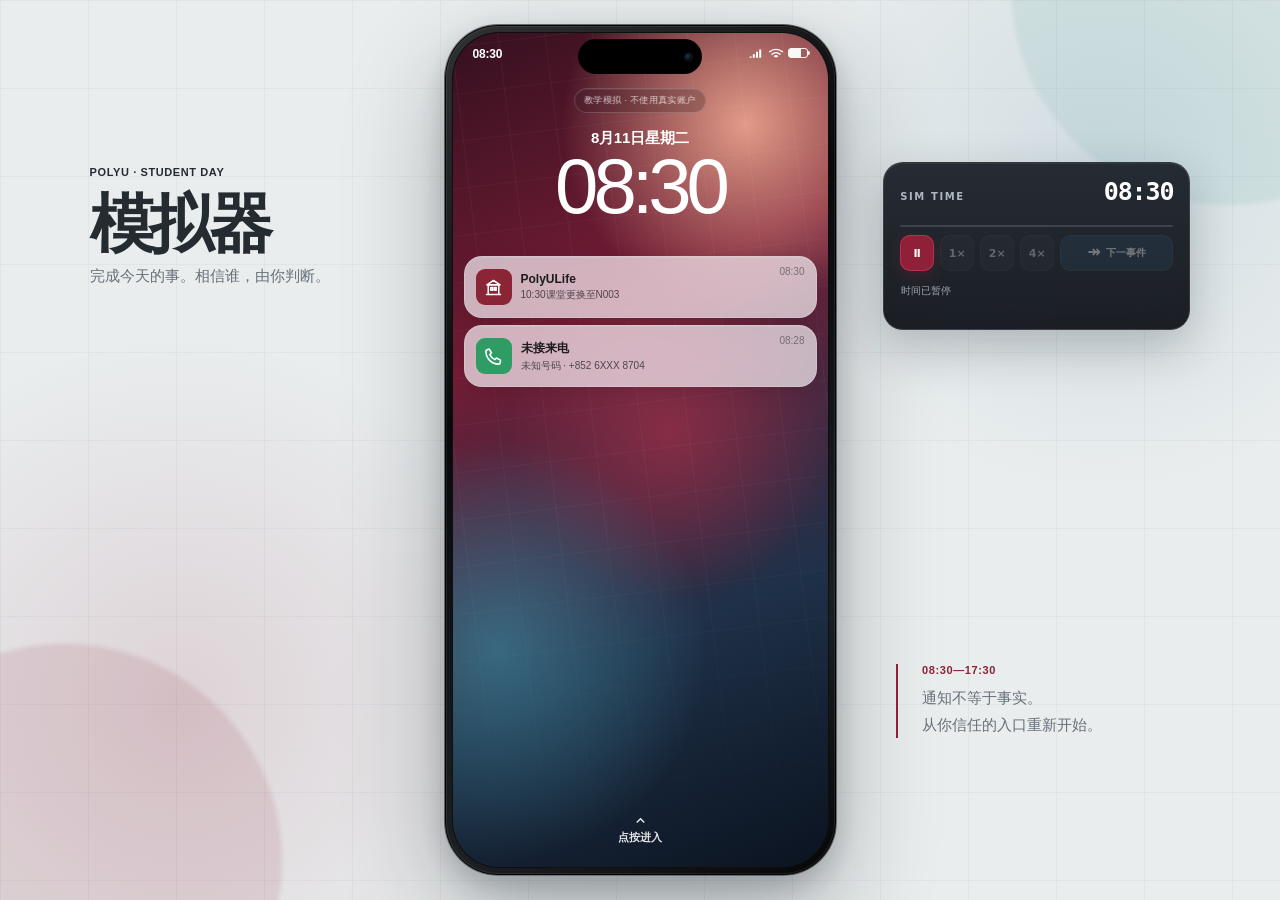
<file: index.html>
<!DOCTYPE html>
<html lang="zh-CN">
<head>
  <meta charset="UTF-8">
  <meta name="viewport" content="width=device-width, initial-scale=1, viewport-fit=cover">
  <meta name="theme-color" content="#111820">
  <meta name="application-version" content="2.0.0">
  <title>模拟器</title>
  <link rel="stylesheet" href="phone.css?v=2.0.0-20260926a">
</head>
<body class="ios-ui">
  <main class="sim-stage" aria-label="PolyU 学生生活模拟器">
    <div class="stage-copy" aria-hidden="true">
      <span class="stage-kicker">POLYU · STUDENT DAY</span>
      <strong id="stageTitle">模拟器</strong>
      <p id="stageTagline">完成今天的事。相信谁，由你判断。</p>
    </div>

    <aside class="timeline-controller" id="timelineController" aria-label="模拟时间控制">
      <header class="timeline-controller-head">
        <span id="timelineLabel">SIM TIME</span>
        <strong id="timelineTime">08:30</strong>
      </header>
      <div class="timeline-controls" role="group" aria-label="时间速度">
        <button type="button" data-action="timeline-speed" data-speed="0" aria-label="暂停时间" aria-pressed="true">Ⅱ</button>
        <button type="button" data-action="timeline-speed" data-speed="1" aria-label="一倍速" aria-pressed="false">1×</button>
        <button type="button" data-action="timeline-speed" data-speed="2" aria-label="二倍速" aria-pressed="false">2×</button>
        <button type="button" data-action="timeline-speed" data-speed="4" aria-label="四倍速" aria-pressed="false">4×</button>
        <button class="timeline-next" type="button" data-action="timeline-next" aria-label="跳到下一事件">
          <span aria-hidden="true">↠</span><b id="timelineNextLabel">下一事件</b>
        </button>
      </div>
      <p id="timelineStatus" role="status" aria-live="polite">时间已暂停</p>
    </aside>

    <section class="phone-shell" id="simulator">
      <div class="phone-bezel">
        <div class="phone-status" aria-label="手机状态栏">
          <span id="statusTime">08:30</span>
          <span class="status-island" aria-hidden="true"></span>
          <span class="status-icons">
            <span class="status-signal" aria-hidden="true">
              <svg viewBox="0 0 20 14"><path d="M2 11.5h2.5V13H2zm4-3h2.5V13H6zm4-3h2.5V13H10zm4-3h2.5V13H14z"/></svg>
              <svg viewBox="0 0 20 14"><path d="M2 5.5a12 12 0 0 1 16 0M5 8.5a7.5 7.5 0 0 1 10 0M8.2 11.2a2.7 2.7 0 0 1 3.6 0" fill="none" stroke="currentColor" stroke-width="1.8" stroke-linecap="round"/><circle cx="10" cy="12" r="1"/></svg>
              <span class="battery"><span></span></span>
            </span>
          </span>
        </div>

        <div class="phone-viewport" id="phoneViewport">
          <section class="phone-screen lock-screen is-active" id="lockScreen" aria-labelledby="lockTitle">
            <div class="wallpaper-grid" aria-hidden="true"></div>
            <div class="simulation-pill" id="simulationPill">教学模拟 · 不使用真实账户</div>
            <div class="lock-clock">
              <span id="lockDate">8月11日 星期二</span>
              <strong id="lockTime">08:30</strong>
            </div>
            <div class="lock-brief">
              <span id="lockBriefLabel">今天</span>
              <strong id="lockBriefTitle">两件事需要处理</strong>
            </div>
            <div class="lock-notifications" id="lockNotifications"></div>
            <button class="unlock-button" id="unlockButton" type="button">
              <span id="unlockLabel">点按进入</span>
              <svg viewBox="0 0 24 24" aria-hidden="true"><path d="m7 14 5-5 5 5"/></svg>
            </button>
          </section>

          <section class="phone-screen home-screen" id="homeScreen" aria-label="手机主屏幕">
            <div class="wallpaper-grid" aria-hidden="true"></div>
            <header class="home-header">
              <div>
                <span id="homeDate">8月11日 · 星期二</span>
                <strong id="homeTitle">模拟器</strong>
              </div>
              <button class="avatar-button" id="openTasksShortcut" type="button" aria-label="打开今日任务">CY</button>
            </header>

            <section class="todo-widget" id="todayCard" role="button" tabindex="0" aria-label="打开今日任务">
              <header class="todo-widget-head">
                <div><span class="today-card-label" id="todayLabel">TODAY</span><strong id="todayTitle">今日待办</strong></div>
                <span id="todayProgress">0 / 2</span>
              </header>
              <div class="home-todo-list" id="homeTodoList"></div>
              <i class="todo-progress"><span id="todayProgressBar"></span></i>
            </section>

            <div class="app-grid" id="appGrid"></div>
            <div class="home-page-dot" aria-hidden="true"><span></span></div>
            <div class="dock" id="appDock"></div>
          </section>

          <section class="phone-screen app-screen" id="appScreen">
            <header class="app-header">
              <button class="app-back" id="appBack" type="button" aria-label="返回主屏幕">
                <svg viewBox="0 0 24 24"><path d="m15 18-6-6 6-6"/></svg>
              </button>
              <div>
                <span id="appEyebrow">APP</span>
                <strong id="appTitle" role="heading" aria-level="1">应用</strong>
              </div>
              <button class="app-more" id="appMore" type="button" aria-label="更多选项">•••</button>
            </header>
            <div class="app-content" id="appContent"></div>
          </section>

          <div class="toast" id="toast" role="status" aria-live="polite"></div>
          <div class="overlay-layer" id="overlayLayer" aria-live="assertive"></div>
          <aside class="active-call-bar" id="activeCallBar" hidden aria-label="进行中的通话"></aside>
        </div>

        <nav class="system-navigation is-hidden" id="systemNavigation" aria-label="系统导航">
          <button class="system-nav-button system-back" id="systemBack" type="button" aria-label="返回上一页" disabled>
            <svg viewBox="0 0 24 24" aria-hidden="true"><path d="m14.5 5-7 7 7 7"/></svg>
            <span id="systemBackLabel">返回</span>
          </button>
          <button class="system-nav-button system-home" id="systemHome" type="button" aria-label="返回主屏幕" disabled>
            <svg viewBox="0 0 24 24" aria-hidden="true"><path d="M4 10.5 12 4l8 6.5V20H4z"/><path d="M9.5 20v-6h5v6"/></svg>
            <span id="systemHomeLabel">主页</span>
          </button>
        </nav>
      </div>
    </section>

    <aside class="stage-note" aria-hidden="true">
      <span>08:30—17:30</span>
      <p><span id="stageNoteLine1">通知不等于事实。</span><br><span id="stageNoteLine2">从你信任的入口重新开始。</span></p>
    </aside>
  </main>

  <script src="phone-data.js?v=2.0.0-20260926a"></script>
  <script src="phone-engine.js?v=2.0.0-20260926a"></script>
</body>
</html>
</file>
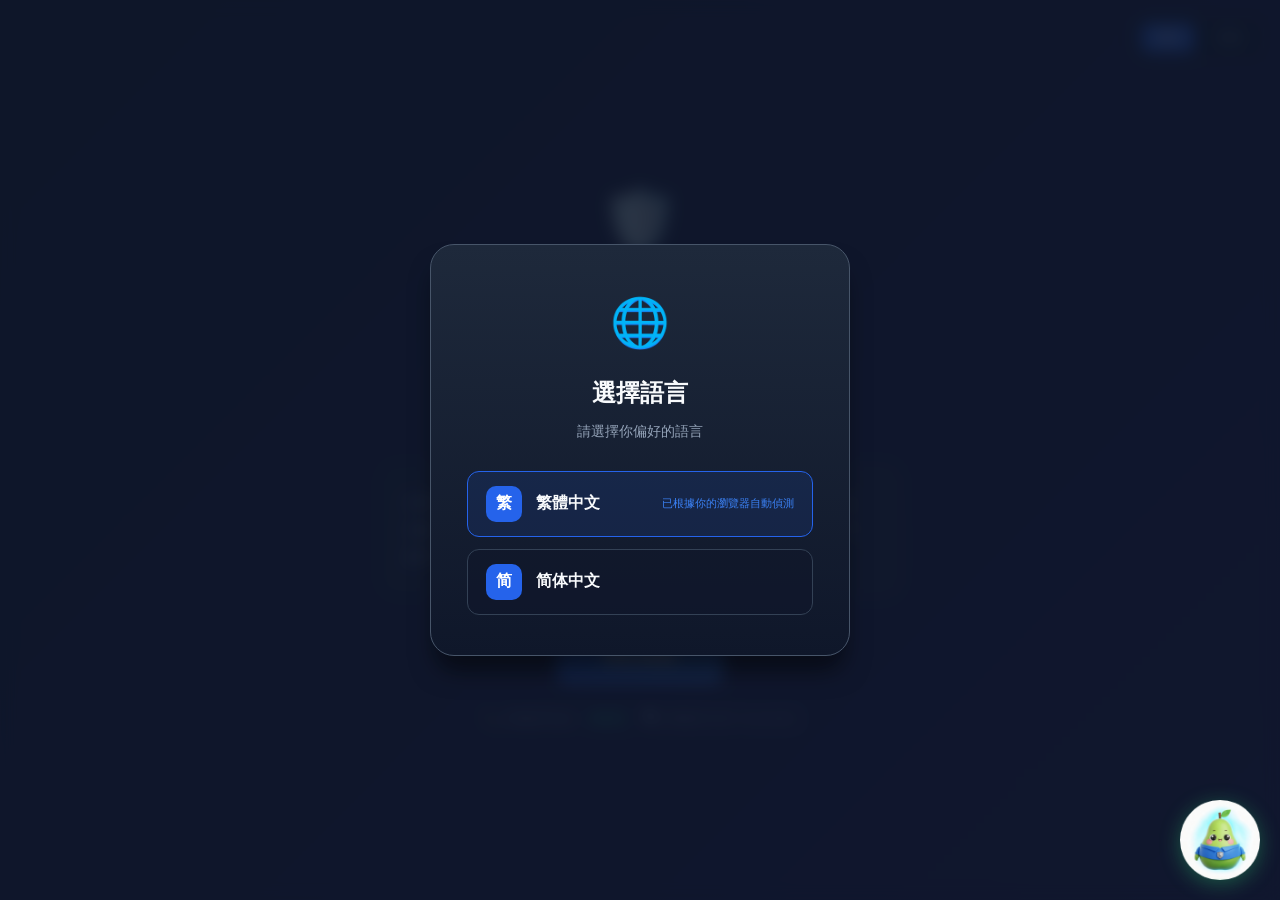
<file: classic.html>
<!DOCTYPE html>
<html lang="zh-TW">
<head>
  <meta charset="UTF-8">
  <meta name="viewport" content="width=device-width, initial-scale=1.0">
  <title>別急，先查證 | Anti-Scam Story Simulator</title>
  <link rel="stylesheet" href="style.css">
</head>
<body>
  <div id="app">
    <!-- ===== 啟動語言選擇彈窗 ===== -->
    <div id="languageModal" class="language-modal" style="display: none;">
      <div class="language-modal-content">
        <div class="language-modal-icon">🌐</div>
        <h2 class="language-modal-title" data-lang="lang_select_title">選擇語言</h2>
        <p class="language-modal-subtitle" data-lang="lang_select_subtitle">請選擇你偏好的語言</p>
        <div class="language-options">
          <button class="lang-option" data-lang="zh-TW">
            <span class="lang-option-icon">繁</span>
            <span class="lang-option-name">繁體中文</span>
            <span class="lang-detect-hint"></span>
          </button>
          <button class="lang-option" data-lang="zh">
            <span class="lang-option-icon">简</span>
            <span class="lang-option-name">简体中文</span>
            <span class="lang-detect-hint"></span>
          </button>
        </div>
      </div>
    </div>

    <!-- 語言切換 -->
    <div class="lang-switcher">
      <button class="lang-btn active" data-lang="zh-TW">繁體</button>
      <button class="lang-btn" data-lang="zh">简体</button>
    </div>

    <!-- 升級通知 -->
    <div id="levelUpNotification" class="level-up-notification">
      <div class="level-up-icon">🎉</div>
      <div class="level-up-text">
        <span data-lang="level_up">升級了！</span>
        <span class="level-num">1</span>
      </div>
    </div>

    <!-- 勳章解鎖通知 -->
    <div id="medalNotification" class="medal-notification">
      <div class="medal-notif-icon">🏅</div>
      <div class="medal-notif-content">
        <div class="medal-notif-label" data-lang="medal_unlocked">勳章解鎖！</div>
        <div class="medal-icon">🔍</div>
        <div class="medal-name">初次查證</div>
        <div class="medal-desc">第一次成功識破騙局並選擇查證</div>
      </div>
    </div>

    <!-- ===== 開始畫面 ===== -->
    <section id="startScreen" class="screen start-screen">
      <div class="start-content">
        <div class="game-logo">🛡️</div>
        <h1 class="game-title" data-lang="game_title">別急，先查證</h1>
        <p class="game-subtitle" data-lang="game_subtitle">香港大學生反詐騙互動遊戲</p>
        <p class="game-tagline" data-lang="game_tagline">5大關卡 · 真實情境 · 學會保護自己</p>

        <div class="start-desc">
          <p data-lang="start_desc">在香港讀大學，你可能接到假冒入境處的電話、收到假銀行釣魚短訊、在網上碰到假租房。這不是測試你聰不聰明——而是測試你在壓力下，能不能記得「先查證」。</p>
        </div>

        <button id="startBtn" class="btn btn-primary btn-large" data-lang="start_btn">
          開始遊戲
        </button>

        <div class="hk-resources">
          <span>📞 防騙易熱線：<strong>18222</strong></span>
          <span>🔍 防騙視伏器 Scameter</span>
        </div>
      </div>
    </section>

    <!-- ===== 身份選擇畫面 ===== -->
    <section id="identityScreen" class="screen identity-screen" style="display: none;">
      <div class="identity-container">
        <h2 class="section-title" data-lang="choose_identity">選擇你的身份</h2>

        <div class="identity-cards">
          <div id="mainlandCard" class="identity-card mainland-card">
            <div class="identity-icon">🎓</div>
            <h3 class="identity-title" data-lang="identity_mainland">内地来港学生</h3>
            <p class="identity-desc">刚来香港，对环境还在适应。语言压力、身份焦虑让你更容易成为假冒公检法、假冒入境处的目标。</p>
            <div class="identity-tags">
              <span class="tag">高身份焦虑</span>
              <span class="tag">语言压力</span>
              <span class="tag">公检法诈骗</span>
            </div>
            <div class="identity-select-hint" data-lang="click_to_select">点击选择</div>
          </div>

          <div id="localCard" class="identity-card local-card">
            <div class="identity-icon">🏙️</div>
            <h3 class="identity-title" data-lang="identity_local">香港本地學生</h3>
            <p class="identity-desc">土生土長，對銀行、轉數快、PayMe 都熟得不能再熟。但正因太熟悉，反而容易放鬆警惕。</p>
            <div class="identity-tags">
              <span class="tag">高熟悉度</span>
              <span class="tag">低警覺性</span>
              <span class="tag">釣魚/刷單</span>
            </div>
            <div class="identity-select-hint" data-lang="click_to_select">點擊選擇</div>
          </div>
        </div>
      </div>
    </section>

    <!-- ===== 遊戲主畫面 ===== -->
    <section id="gameScreen" class="screen game-screen" style="display: none;">
      <!-- 頂部狀態欄 -->
      <header class="game-header">
        <div class="header-left">
          <div class="player-info">
            <span class="player-level-label" data-lang="player_level">等級</span>
            <span class="player-level" id="playerLevel">1</span>
          </div>
          <div class="xp-display">
            <span class="xp-label" data-lang="stat_xp">經驗值</span>
            <span class="xp-value" id="xpValue">0</span>
          </div>
        </div>

        <div class="header-right">
          <div class="stat-mini stat-risk-mini">
            <span class="stat-icon">⚠️</span>
            <span class="stat-value" id="riskValue">0</span>
          </div>
        </div>
      </header>

      <!-- 主遊戲區域 -->
      <main class="game-main">
        <!-- ===== 左側固定屬性面板（暱稱 + 警惕值 + 冷靜值 + 關卡 + 倒計時）===== -->
        <aside class="stats-panel">
          <!-- 玩家暱稱 -->
          <div class="panel-section panel-nickname-section">
            <label class="panel-label" data-lang="panel_nickname">你的暱稱</label>
            <input
              type="text"
              id="nicknameInput"
              class="nickname-input"
              data-lang-placeholder="panel_nickname_placeholder"
              placeholder="輸入暱稱…"
              maxlength="20"
            >
          </div>

          <!-- 警惕值 -->
          <div class="panel-section panel-stat-section">
            <div class="stat-header">
              <span class="stat-label" data-lang="panel_vigilance">警惕值</span>
              <span class="stat-value" id="alertnessValue">50</span>
            </div>
            <div class="stat-bar">
              <div class="stat-fill stat-alertness" id="alertnessBar" style="width: 50%"></div>
            </div>
          </div>

          <!-- 冷靜值 -->
          <div class="panel-section panel-stat-section">
            <div class="stat-header">
              <span class="stat-label" data-lang="panel_calmness">冷靜值</span>
              <span class="stat-value" id="calmnessValue">80</span>
            </div>
            <div class="stat-bar">
              <div class="stat-fill stat-calmness" id="calmnessBar" style="width: 80%"></div>
            </div>
          </div>

          <!-- 當前關卡：第 X / N 關 -->
          <div class="panel-section panel-level-section">
            <span class="panel-level-display" id="panelLevelDisplay">第 1 / 5 關</span>
          </div>

          <!-- 倒計時（圓形進度 + 數字）-->
          <div class="panel-section panel-countdown-section">
            <span class="panel-label" data-lang="panel_countdown">倒計時</span>
            <div class="countdown-ring" id="countdownDisplay" style="display: none;">
              <svg class="countdown-svg" width="64" height="64" viewBox="0 0 64 64">
                <circle class="countdown-track" cx="32" cy="32" r="26" />
                <circle class="countdown-progress" id="countdownRing" cx="32" cy="32" r="26" />
              </svg>
              <span class="countdown-number" id="countdownNumber">15</span>
            </div>
          </div>

          <!-- 次要屬性（摺疊區）-->
          <details class="panel-secondary-stats">
            <summary class="panel-summary">📊 更多數據</summary>
            <div class="stat-item">
              <div class="stat-header">
                <span class="stat-label" data-lang="panel_stat_info">資訊量</span>
                <span class="stat-value" id="informationValue">50</span>
              </div>
              <div class="stat-bar">
                <div class="stat-fill stat-information" id="informationBar" style="width: 50%"></div>
              </div>
            </div>
            <div class="stat-item">
              <div class="stat-header">
                <span class="stat-label" data-lang="panel_stat_risk">風險值</span>
                <span class="stat-value" id="riskValue">0</span>
              </div>
              <div class="stat-bar">
                <div class="stat-fill stat-risk" id="riskBar" style="width: 0%"></div>
              </div>
            </div>
            <div class="stat-item">
              <div class="stat-header">
                <span class="stat-label" data-lang="panel_stat_money">財產</span>
                <span class="stat-value" id="moneyValue">100</span>
              </div>
              <div class="stat-bar">
                <div class="stat-fill stat-money" id="moneyBar" style="width: 100%"></div>
              </div>
            </div>
            <div class="stat-item stat-score-item">
              <div class="stat-header">
                <span class="stat-label" data-lang="panel_stat_score">反詐分</span>
                <span class="stat-value" id="scoreValue">100</span>
              </div>
            </div>
          </details>
        </aside>

        <!-- 場景卡片 -->
        <div class="scene-area">
          <div id="sceneCard" class="scene-card">
            <div class="speaker-info">
              <span id="speakerName" class="speaker-name speaker-system">系統</span>
            </div>

            <div id="sceneText" class="scene-text">
              載入中…
            </div>

            <!-- 視覺內容容器（釣魚卡、語音來電、對話等） -->
            <div id="visualContainer" class="visual-container" style="display: none;">
            </div>

            <!-- 回饋訊息 -->
            <div id="feedbackBox" class="feedback-box" style="display: none;">
            </div>

            <!-- 選項按鈕 -->
            <div id="choicesContainer" class="choices-container">
            </div>

            <!-- 文字輸入區域 -->
            <div id="inputContainer" class="input-container" style="display: none;">
              <input
                type="text"
                id="interactiveInput"
                class="interactive-input"
                placeholder="輸入你想說的話…"
                maxlength="200"
              >
              <button id="submitInputBtn" class="btn btn-submit">發送</button>
            </div>
          </div>
        </div>
      </main>
    </section>

    <!-- ===== 關卡過渡遮罩 ===== -->
    <div id="levelTransitionOverlay" class="level-transition-overlay">
      <div class="transition-content">
        <div class="transition-icon" id="transitionLevelIcon">🎯</div>
        <h2 class="transition-title" id="transitionLevelTitle">關卡名稱</h2>
        <p class="transition-desc" id="transitionLevelDesc">關卡描述</p>
      </div>
    </div>

    <!-- ===== 選錯警報動畫（紅色邊緣閃爍 + 震動 + 圖示提示）===== -->
    <div id="alarmOverlay" class="alarm-overlay"></div>
    <div id="alarmIcon" class="alarm-icon-container">
      <div class="alarm-icon-emoji">⚠️</div>
      <div class="alarm-text" id="alarmText">⚠️ 危險！這可能是詐騙！</div>
    </div>

    <!-- ===== 結局結算面板 ===== -->
    <section id="endingScreen" class="screen ending-screen" style="display: none;">
      <div class="ending-container">

        <!-- 結局標題 -->
        <div class="ending-header">
          <div class="ending-icon" id="endingIcon">🎭</div>
          <h1 class="ending-title" id="endingTitle">結局標題</h1>
          <p class="ending-description" id="endingDescription">結局描述</p>
        </div>

        <!-- 模塊1：反詐分數 -->
        <div class="panel panel-score" id="panelScore">
          <div class="panel-title">📊 反詐分數</div>
          <div class="score-big" id="scoreBig">0</div>
          <div class="score-label" id="scoreLabel">本局總得分</div>
          <div class="level-stats" id="levelStats">
            <!-- JS 動態填充每關對錯統計 -->
          </div>
        </div>

        <!-- 模塊2：表現等級 -->
        <div class="panel panel-tier" id="panelTier">
          <div class="panel-title">🏅 表現等級</div>
          <div class="tier-display" id="tierDisplay">
            <div class="tier-icon" id="tierIcon">🌱</div>
            <div class="tier-name" id="tierName">反詐萌新</div>
            <div class="tier-eval" id="tierEval">評價內容</div>
          </div>
        </div>

        <!-- 模塊3：榮譽 & 成就 -->
        <div class="panel panel-medals" id="panelMedals">
          <div class="panel-title">🎖️ 榮譽 & 成就</div>
          <div class="medals-list" id="medalsList">
            <!-- JS 動態填充已解鎖 + 灰化未解鎖 -->
          </div>
        </div>

        <!-- 模塊4：分關卡反詐知識 -->
        <div class="panel panel-knowledge" id="panelKnowledge">
          <div class="panel-title">📚 分關卡反詐知識</div>
          <div class="knowledge-list" id="knowledgeList">
            <!-- JS 動態按關卡順序渲染 -->
          </div>
        </div>

        <!-- 模塊5：關卡配套防範措施 -->
        <div class="panel panel-defense" id="panelDefense">
          <div class="panel-title">🛡️ 關卡配套防範措施</div>
          <div class="defense-list" id="defenseList">
            <!-- JS 動態按關卡順序渲染 -->
          </div>
        </div>

        <!-- 模塊6：反詐小 Tips -->
        <div class="panel panel-tips" id="panelTips">
          <div class="panel-title">💡 反詐小 Tips</div>
          <div class="tips-scroll" id="tipsScroll">
            <!-- JS 動態填充通用提醒 -->
          </div>
        </div>

        <!-- 底部按鈕 -->
        <div class="ending-actions-row">
          <button id="backToMenuBtn" class="btn btn-secondary">
            🏠 返回主菜單
          </button>
          <button id="restartBtn" class="btn btn-primary">
            🔄 重新挑戰
          </button>
        </div>

        <!-- 求助資源 -->
        <div class="ending-resources">
          <p>📞 <strong>防騙易熱線 18222</strong>（24 小時）</p>
          <p>🔍 <strong>防騙視伏器 Scameter</strong> — 查號碼、查連結</p>
          <p>👮 <strong>香港警務處 ADCC</strong> 反詐騙協調中心</p>
        </div>
      </div>
    </section>
  </div>

  <!-- 遊戲腳本（載入順序：data.js -> lang.js -> levels.js -> _alias_bootstrap -> level-engine.js -> enhanced-ui.js -> game.js） -->
  <script src="data.js"></script>
  <script src="lang.js"></script>
  <script src="levels.js"></script>
  <script>
    // 覆蓋舊 data.js 中嘅 const levels，優先使用 levels.js LEVELS 配置
    // (必須在 level-engine/game 之前執行)
    (function(){
      if (typeof LEVELS !== 'undefined' && LEVELS.length > 0) {
        try { window.levels = LEVELS; } catch(e) {}
      }
    })();
  </script>
  <script src="level-engine.js"></script>
  <script src="enhanced-ui.js"></script>
  <script src="game.js"></script>
  <script src="pear-assistant.js"></script>
</body>
</html>
</file>
<file: phone.css>
:root {
  --brick: #8b2435;
  --brick-deep: #651a28;
  --graphite: #111820;
  --graphite-2: #1a242d;
  --paper: #f2f4f5;
  --paper-2: #e5eaec;
  --ink: #16202a;
  --muted: #67717a;
  --blue: #2768c7;
  --amber: #d58a22;
  --teal: #238278;
  --white: #ffffff;
  --shadow: 0 34px 80px rgba(10, 18, 25, .28);
  --radius-phone: 44px;
  --radius-card: 22px;
  --safe-top: max(12px, env(safe-area-inset-top));
  font-family: "Noto Sans SC", "Microsoft YaHei", "PingFang SC", system-ui, sans-serif;
  color: var(--ink);
  background: #dfe4e3;
}

/* Outlook Mobile mail surface */
.ios-ui .app-screen.mail-mode {
  --outlook-blue: #0078d4;
  --outlook-blue-deep: #0064b4;
  --outlook-blue-soft: #eff6fc;
  --outlook-ink: #242424;
  --outlook-muted: #616161;
  --outlook-divider: #e1e1e1;
  padding-top: 47px;
  color: var(--outlook-ink);
  background: var(--outlook-blue);
}

.ios-ui .app-screen.mail-mode[data-mail-view="detail"] {
  background: #f3f3f3;
}

.ios-ui:has(.app-screen.mail-mode.is-active) .phone-status {
  color: #fff;
}

.ios-ui .mail-mode .app-header {
  display: none;
}

.ios-ui .mail-mode .app-content {
  height: 100%;
  overflow: hidden;
  color: var(--outlook-ink);
  background: #fff;
}

.ios-ui .outlook-mail-shell,
.ios-ui .outlook-read-shell {
  height: 100%;
  min-height: 0;
  overflow: hidden;
  color: var(--outlook-ink);
  background: #fff;
}

.ios-ui .outlook-mail-shell {
  display: grid;
  grid-template-rows: auto auto minmax(0, 1fr) auto;
}

.ios-ui .outlook-mail-header {
  min-height: 61px;
  padding: 7px 12px 8px;
  display: grid;
  grid-template-columns: 44px minmax(0, 1fr) 44px;
  align-items: center;
  gap: 8px;
  color: #fff;
  background: var(--outlook-blue);
}

.ios-ui .outlook-mail-header > div {
  min-width: 0;
  display: grid;
  justify-items: center;
  line-height: 1.1;
  text-align: center;
}

.ios-ui .outlook-mail-header > div span {
  overflow: hidden;
  max-width: 100%;
  margin-bottom: 3px;
  color: rgba(255, 255, 255, .78);
  font-size: 9px;
  font-weight: 700;
  letter-spacing: .11em;
  text-overflow: ellipsis;
  text-transform: uppercase;
  white-space: nowrap;
}

.ios-ui .outlook-mail-header > div strong {
  overflow: hidden;
  max-width: 100%;
  font-size: 17px;
  font-weight: 650;
  letter-spacing: -.02em;
  text-overflow: ellipsis;
  white-space: nowrap;
}

.ios-ui .outlook-account,
.ios-ui .outlook-compose,
.ios-ui .outlook-read-toolbar button {
  display: grid;
  place-items: center;
  border: 0;
  color: #fff;
  background: transparent;
}

.ios-ui .outlook-account {
  width: 38px;
  height: 38px;
  justify-self: start;
  border: 1.5px solid rgba(255, 255, 255, .82);
  border-radius: 50%;
  font-size: 12px;
  font-weight: 700;
  letter-spacing: .02em;
}

.ios-ui .outlook-compose {
  width: 44px;
  height: 44px;
  justify-self: end;
  border-radius: 50%;
}

.ios-ui .outlook-compose svg,
.ios-ui .outlook-read-toolbar svg,
.ios-ui .outlook-bottom-nav svg,
.ios-ui .outlook-reply-bar svg {
  width: 22px;
  height: 22px;
  fill: none;
  stroke: currentColor;
  stroke-width: 1.8;
  stroke-linecap: round;
  stroke-linejoin: round;
}

.ios-ui .outlook-account:hover,
.ios-ui .outlook-compose:hover,
.ios-ui .outlook-read-toolbar button:hover {
  background: rgba(255, 255, 255, .14);
}

.ios-ui .outlook-inbox-controls {
  min-height: 48px;
  padding: 2px 10px 8px;
  display: grid;
  grid-template-columns: minmax(0, 1fr) auto;
  align-items: center;
  gap: 8px;
  color: #fff;
  background: var(--outlook-blue);
}

.ios-ui .outlook-tabs {
  min-width: 0;
  padding: 3px;
  display: grid;
  grid-template-columns: repeat(2, minmax(0, 1fr));
  gap: 2px;
  border-radius: 10px;
  background: rgba(0, 50, 95, .26);
}

.ios-ui .outlook-tabs button {
  min-width: 0;
  min-height: 34px;
  padding: 6px 9px;
  display: flex;
  align-items: center;
  justify-content: center;
  gap: 5px;
  border: 0;
  border-radius: 8px;
  color: rgba(255, 255, 255, .84);
  background: transparent;
  font-size: 12px;
  font-weight: 650;
  white-space: nowrap;
}

.ios-ui .outlook-tabs button.active {
  color: var(--outlook-blue-deep);
  background: #fff;
  box-shadow: 0 1px 2px rgba(0, 44, 82, .18);
}

.ios-ui .outlook-tabs button i {
  min-width: 17px;
  height: 17px;
  padding: 0 5px;
  display: inline-grid;
  place-items: center;
  border-radius: 9px;
  color: var(--outlook-blue-deep);
  background: rgba(255, 255, 255, .92);
  font-size: 9px;
  font-style: normal;
  font-variant-numeric: tabular-nums;
  line-height: 1;
}

.ios-ui .outlook-tabs button.active i {
  color: #fff;
  background: var(--outlook-blue);
}

.ios-ui .outlook-filter {
  min-width: 41px;
  min-height: 38px;
  padding: 0 10px;
  display: flex;
  align-items: center;
  justify-content: center;
  gap: 6px;
  border: 0;
  border-radius: 10px;
  color: #fff;
  background: rgba(0, 50, 95, .20);
}

.ios-ui .outlook-filter svg {
  width: 19px;
  height: 19px;
  fill: none;
  stroke: currentColor;
  stroke-width: 1.9;
  stroke-linecap: round;
  stroke-linejoin: round;
}

.ios-ui .outlook-filter span {
  display: none;
}

.ios-ui .outlook-filter.active {
  color: var(--outlook-blue-deep);
  background: #fff;
}

.ios-ui .outlook-mail-list {
  min-height: 0;
  overflow-x: hidden;
  overflow-y: auto;
  overscroll-behavior: contain;
  scrollbar-width: none;
  background: #fff;
}

.ios-ui .outlook-mail-list::-webkit-scrollbar,
.ios-ui .outlook-message::-webkit-scrollbar {
  display: none;
}

.ios-ui .outlook-day-label {
  height: 31px;
  padding: 10px 16px 5px;
  display: block;
  color: var(--outlook-muted);
  background: #fff;
  font-size: 11px;
  font-weight: 650;
  letter-spacing: .01em;
}

.ios-ui .outlook-mail-row {
  position: relative;
  width: 100%;
  min-height: 91px;
  padding: 11px 15px 11px 14px;
  display: grid;
  grid-template-columns: 48px minmax(0, 1fr);
  align-items: start;
  gap: 11px;
  border: 0;
  border-bottom: .5px solid var(--outlook-divider);
  border-radius: 0;
  color: var(--outlook-ink);
  background: #fff;
  text-align: left;
}

.ios-ui .outlook-mail-row:hover,
.ios-ui .outlook-mail-row:active {
  transform: none;
  background: #f7f7f7;
}

.ios-ui .outlook-mail-row.unread {
  background: #f6faff;
}

.ios-ui .outlook-mail-row.unread:hover,
.ios-ui .outlook-mail-row.unread:active {
  background: #edf6ff;
}

.ios-ui .outlook-avatar {
  width: 48px;
  height: 48px;
  display: grid;
  place-items: center;
  flex: 0 0 auto;
  overflow: hidden;
  border-radius: 50%;
  color: #fff;
  background: linear-gradient(145deg, #5b9bd5, #2b6fa6);
  box-shadow: inset 0 0 0 1px rgba(0, 0, 0, .05);
  font-size: 13px;
  font-weight: 700;
  letter-spacing: .01em;
  text-align: center;
}

.ios-ui .outlook-avatar.mail-avatar-blue,
.ios-ui .mail-avatar-blue {
  background: linear-gradient(145deg, #5b9bd5, #2b6fa6);
}

.ios-ui .outlook-avatar.mail-avatar-teal,
.ios-ui .mail-avatar-teal {
  background: linear-gradient(145deg, #52b7ad, #2d8c83);
}

.ios-ui .outlook-avatar.mail-avatar-violet,
.ios-ui .mail-avatar-violet {
  background: linear-gradient(145deg, #9b7bd4, #6d52a8);
}

.ios-ui .outlook-avatar.mail-avatar-orange,
.ios-ui .mail-avatar-orange {
  background: linear-gradient(145deg, #e7a04e, #c8742f);
}

.ios-ui .outlook-row-copy {
  min-width: 0;
  display: block;
}

.ios-ui .outlook-row-top {
  min-width: 0;
  display: grid;
  grid-template-columns: minmax(0, 1fr) auto;
  align-items: baseline;
  gap: 8px;
}

.ios-ui .outlook-row-top strong {
  overflow: hidden;
  color: #323130;
  font-size: 14px;
  font-weight: 600;
  line-height: 1.25;
  text-overflow: ellipsis;
  white-space: nowrap;
}

.ios-ui .outlook-row-top time {
  color: var(--outlook-muted);
  font-size: 10px;
  font-variant-numeric: tabular-nums;
  white-space: nowrap;
}

.ios-ui .outlook-row-copy > b {
  overflow: hidden;
  margin-top: 3px;
  display: block;
  color: #424242;
  font-size: 12px;
  font-weight: 550;
  line-height: 1.25;
  text-overflow: ellipsis;
  white-space: nowrap;
}

.ios-ui .outlook-row-copy > small {
  overflow: hidden;
  margin-top: 3px;
  padding-right: 40px;
  display: block;
  color: #6b6b6b;
  font-size: 11px;
  font-weight: 400;
  line-height: 1.28;
  text-overflow: ellipsis;
  white-space: nowrap;
}

.ios-ui .outlook-mail-row.unread .outlook-row-top strong,
.ios-ui .outlook-mail-row.unread .outlook-row-copy > b {
  color: #111;
  font-weight: 700;
}

.ios-ui .outlook-unread-dot {
  position: absolute;
  left: 6px;
  top: 32px;
  width: 6px;
  height: 6px;
  border-radius: 50%;
  background: var(--outlook-blue);
}

.ios-ui .outlook-language-mark {
  position: absolute;
  right: 15px;
  bottom: 12px;
  color: var(--outlook-blue-deep);
  font-size: 9px;
  font-weight: 700;
  letter-spacing: -.02em;
}

.ios-ui .outlook-empty {
  min-height: 210px;
  padding: 42px 28px;
  display: grid;
  place-content: center;
  gap: 7px;
  color: var(--outlook-muted);
  text-align: center;
}

.ios-ui .outlook-empty strong {
  color: var(--outlook-ink);
  font-size: 16px;
  font-weight: 650;
}

.ios-ui .outlook-empty span {
  font-size: 12px;
  line-height: 1.45;
}

.ios-ui .outlook-bottom-nav,
.ios-ui .outlook-reply-bar {
  z-index: 3;
  border-top: .5px solid rgba(0, 0, 0, .16);
  background: rgba(255, 255, 255, .96);
  backdrop-filter: blur(18px) saturate(1.35);
}

.ios-ui .outlook-bottom-nav {
  min-height: 73px;
  padding: 6px 10px max(16px, env(safe-area-inset-bottom));
  display: grid;
  grid-template-columns: repeat(2, minmax(0, 1fr));
  align-items: start;
}

.ios-ui .outlook-bottom-nav button {
  min-width: 0;
  height: 49px;
  padding: 3px 4px;
  display: flex;
  flex-direction: column;
  align-items: center;
  justify-content: center;
  gap: 2px;
  border: 0;
  color: #6b6b6b;
  background: transparent;
  font-size: 9px;
  font-weight: 550;
}

.ios-ui .outlook-bottom-nav button.active {
  color: var(--outlook-blue);
  font-weight: 650;
}

.ios-ui .outlook-bottom-nav button:active,
.ios-ui .outlook-reply-bar button:active,
.ios-ui .outlook-tabs button:active,
.ios-ui .outlook-filter:active {
  transform: none;
  opacity: .72;
}

.ios-ui .outlook-read-shell {
  --mail-toolbar-bg: #f3f3f3;
  --mail-subject-bg: #ffffff;
  --mail-panel-bg: #ffffff;
  --mail-text: #242424;
  --mail-muted: #616161;
  --mail-divider: #e1e1e1;
  --mail-dock-bg: #f6f6f6;
  display: grid;
  grid-template-rows: auto minmax(0, 1fr) auto;
  color: var(--mail-text);
  background: var(--mail-panel-bg);
}

.ios-ui .outlook-read-toolbar {
  min-height: 56px;
  padding: 6px 12px;
  display: grid;
  grid-template-columns: 44px minmax(0, 1fr);
  align-items: center;
  color: var(--mail-text);
  background: var(--mail-toolbar-bg);
}

.ios-ui .outlook-read-toolbar button {
  width: 44px;
  height: 44px;
  border-radius: 50%;
  color: var(--mail-text);
}

.ios-ui .outlook-read-toolbar button:hover {
  background: rgba(127, 127, 127, .14);
}

.ios-ui .outlook-message {
  min-height: 0;
  padding: 0;
  overflow-x: hidden;
  overflow-y: auto;
  overscroll-behavior: contain;
  scrollbar-width: none;
  background: var(--mail-panel-bg);
}

.ios-ui .outlook-message > h1 {
  margin: 0;
  padding: 24px 17px 26px;
  color: var(--mail-text);
  background: var(--mail-subject-bg);
  font-size: 22px;
  font-weight: 600;
  letter-spacing: -.025em;
  line-height: 1.42;
}

.ios-ui .outlook-sender-row {
  min-width: 0;
  min-height: 104px;
  margin: 0;
  padding: 18px 12px 20px 17px;
  display: grid;
  grid-template-columns: 44px minmax(0, 1fr) 44px;
  grid-template-rows: auto minmax(0, 1fr);
  grid-template-areas:
    "avatar copy time"
    "avatar copy more";
  align-items: start;
  column-gap: 10px;
  border-top: 1px solid var(--mail-divider);
  border-bottom: 1px solid var(--mail-divider);
  background: var(--mail-panel-bg);
}

.ios-ui .outlook-sender-row .outlook-avatar {
  grid-area: avatar;
  width: 44px;
  height: 44px;
  font-size: 12px;
}

.ios-ui .outlook-sender-copy {
  grid-area: copy;
  min-width: 0;
  display: grid;
  gap: 2px;
}

.ios-ui .outlook-sender-copy > strong {
  overflow: hidden;
  min-width: 0;
  text-overflow: ellipsis;
  white-space: nowrap;
}

.ios-ui .outlook-sender-row strong {
  color: var(--mail-text);
  font-size: 15px;
  font-weight: 650;
}

.ios-ui .outlook-sender-copy > span {
  color: var(--mail-muted);
  line-height: 1.3;
}

.ios-ui .outlook-recipient {
  font-size: 13px;
}

.ios-ui .outlook-address {
  font-size: 11px;
  overflow: visible;
  overflow-wrap: anywhere;
  text-overflow: clip;
  white-space: normal;
}

.ios-ui .outlook-sender-row > time {
  grid-area: time;
  justify-self: end;
  padding-top: 2px;
  color: var(--mail-muted);
  font-size: 12px;
  font-variant-numeric: tabular-nums;
  white-space: nowrap;
}

.ios-ui .outlook-sender-more {
  grid-area: more;
  justify-self: end;
  width: 40px;
  height: 44px;
  margin-top: -4px;
  display: grid;
  place-items: center;
  border: 0;
  border-radius: 50%;
  color: var(--mail-muted);
  background: transparent;
}

.ios-ui .outlook-sender-more svg {
  width: 23px;
  height: 23px;
  fill: currentColor;
  stroke: none;
}

.ios-ui .outlook-sender-more:hover {
  background: rgba(127, 127, 127, .12);
}

.ios-ui .outlook-translation-status {
  min-height: 48px;
  margin: 0;
  padding: 8px 17px;
  display: grid;
  grid-template-columns: 32px minmax(0, 1fr);
  align-items: center;
  gap: 10px;
  border-bottom: 1px solid #d5e8f7;
  color: var(--mail-text);
  background: var(--outlook-blue-soft);
}

.ios-ui .outlook-translate-icon {
  width: 32px;
  height: 32px;
  display: grid;
  place-items: center;
  border-radius: 8px;
  color: #fff;
  background: var(--outlook-blue);
  font-size: 12px;
  font-weight: 750;
  letter-spacing: -.04em;
}

.ios-ui .outlook-translate-icon span {
  margin-left: -2px;
  font-size: 9px;
}

.ios-ui .outlook-translation-status > div {
  min-width: 0;
  display: grid;
  gap: 2px;
}

.ios-ui .outlook-translation-status strong,
.ios-ui .outlook-translation-status small {
  overflow: hidden;
  text-overflow: ellipsis;
  white-space: nowrap;
}

.ios-ui .outlook-translation-status strong {
  font-size: 11px;
  font-weight: 650;
}

.ios-ui .outlook-translation-status small {
  color: var(--mail-muted);
  font-size: 9px;
}

.ios-ui .outlook-message-body {
  padding: 22px 17px 34px;
  color: var(--mail-text);
  background: var(--mail-panel-bg);
  font-size: 15px;
  line-height: 1.62;
  overflow-wrap: anywhere;
  white-space: pre-line;
}

.ios-ui .outlook-message-body p {
  margin: 0 0 14px;
}

.ios-ui .outlook-message-body p:last-child {
  margin-bottom: 0;
}

.ios-ui .outlook-message-body a {
  color: var(--outlook-blue-deep);
}

.ios-ui .outlook-tracking {
  margin: 0 17px 18px;
  padding: 12px 13px;
  display: grid;
  gap: 4px;
  border: 1px solid #dce8f1;
  border-radius: 10px;
  background: #f4f8fb;
}

.ios-ui .outlook-tracking span {
  color: var(--mail-muted);
  font-size: 10px;
  font-weight: 600;
}

.ios-ui .outlook-tracking strong {
  overflow-wrap: anywhere;
  color: #323130;
  font-family: ui-monospace, "SFMono-Regular", Consolas, monospace;
  font-size: 13px;
  font-variant-numeric: tabular-nums;
  letter-spacing: .02em;
}

.ios-ui .outlook-message-actions.action-row {
  margin: 0 17px 30px;
  padding: 13px;
  display: grid;
  grid-template-columns: minmax(0, 1fr);
  gap: 8px;
  border: 1px solid #d6e7f4;
  border-radius: 12px;
  background: rgba(0, 120, 212, .055);
}

.ios-ui .outlook-simulation-label {
  margin-bottom: 2px;
  color: var(--outlook-blue-deep);
  font-size: 10px;
  font-weight: 750;
  letter-spacing: .08em;
  text-transform: uppercase;
}

.ios-ui .outlook-message-actions button {
  width: 100%;
}

.ios-ui .outlook-message-actions .primary-action {
  border-color: var(--outlook-blue);
  background: var(--outlook-blue);
}

.ios-ui .outlook-message-actions .secondary-action,
.ios-ui .outlook-message-actions .text-action {
  color: var(--outlook-blue-deep);
}

.ios-ui .outlook-reply-bar {
  min-height: 54px;
  margin: 8px 10px calc(18px + env(safe-area-inset-bottom));
  padding: 0 8px;
  display: grid;
  grid-template-columns: minmax(112px, 1fr) 48px 48px;
  align-items: center;
  gap: 2px;
  border: 1px solid var(--mail-divider);
  border-radius: 18px;
  background: var(--mail-dock-bg);
  box-shadow: 0 7px 24px rgba(0, 0, 0, .13);
}

.ios-ui .outlook-reply-bar button {
  min-width: 0;
  height: 48px;
  padding: 0;
  display: flex;
  align-items: center;
  justify-content: center;
  gap: 8px;
  border: 0;
  border-radius: 13px;
  color: var(--mail-text);
  background: transparent;
  font-size: 14px;
  font-weight: 600;
}

.ios-ui .outlook-reply-bar button:hover {
  background: rgba(127, 127, 127, .12);
}

.ios-ui .outlook-reply-bar .outlook-reply-primary {
  justify-content: flex-start;
  padding: 0 12px;
}

.ios-ui .outlook-reply-thread {
  margin-top: 22px;
  padding-top: 14px;
  display: grid;
  gap: 10px;
  border-top: 1px solid var(--mail-divider);
}

.ios-ui .outlook-reply-item {
  padding: 12px 13px;
  border: 1px solid var(--mail-divider);
  border-radius: 10px;
  color: var(--mail-text);
  background: var(--mail-panel-bg);
}

.ios-ui .outlook-reply-item.mine {
  border-left: 3px solid #0f6cbd;
  background: color-mix(in srgb, var(--mail-panel-bg) 94%, #0f6cbd);
}

.ios-ui .outlook-reply-item header {
  display: flex;
  align-items: center;
  justify-content: space-between;
  gap: 12px;
}

.ios-ui .outlook-reply-item header strong {
  font-size: 12px;
  font-weight: 650;
}

.ios-ui .outlook-reply-item header time {
  color: var(--mail-muted);
  font-size: 10px;
}

.ios-ui .outlook-reply-item p {
  margin: 8px 0 0;
  white-space: pre-wrap;
  font-size: 13px;
  line-height: 1.48;
}

.ios-ui .outlook-reply-wait {
  min-height: 34px;
  padding: 0 12px;
  display: flex;
  align-items: center;
  gap: 5px;
  color: var(--mail-muted);
  font-size: 11px;
}

.ios-ui .outlook-reply-wait span {
  margin-left: 4px;
}

.ios-ui .outlook-inline-composer {
  margin-top: 18px;
  border: 1px solid var(--mail-divider);
  border-radius: 12px;
  color: var(--mail-text);
  background: var(--mail-panel-bg);
  box-shadow: 0 4px 16px rgba(0, 0, 0, .08);
  overflow: hidden;
}

.ios-ui .outlook-inline-composer > header {
  min-height: 42px;
  padding: 0 10px 0 13px;
  display: grid;
  grid-template-columns: 22px 1fr 32px;
  align-items: center;
  gap: 7px;
  border-bottom: 1px solid var(--mail-divider);
}

.ios-ui .outlook-inline-composer > header svg {
  width: 18px;
  height: 18px;
  fill: none;
  stroke: #0f6cbd;
  stroke-width: 1.8;
}

.ios-ui .outlook-inline-composer > header strong {
  font-size: 13px;
}

.ios-ui .outlook-inline-composer > header button {
  width: 32px;
  height: 32px;
  border: 0;
  color: var(--mail-muted);
  background: transparent;
  font-size: 22px;
}

.ios-ui .outlook-inline-composer textarea {
  width: 100%;
  min-height: 112px;
  padding: 13px;
  resize: vertical;
  border: 0;
  color: var(--mail-text);
  background: var(--mail-panel-bg);
  font: 13px/1.5 -apple-system, BlinkMacSystemFont, "Segoe UI", "PingFang SC", sans-serif;
  outline: none;
}

.ios-ui .outlook-inline-composer > footer {
  min-height: 48px;
  padding: 7px 9px 7px 13px;
  display: grid;
  grid-template-columns: minmax(0, 1fr) auto;
  align-items: center;
  gap: 10px;
  border-top: 1px solid var(--mail-divider);
}

.ios-ui .outlook-inline-composer > footer span {
  color: var(--mail-muted);
  font-size: 8px;
  line-height: 1.3;
}

.ios-ui .outlook-inline-composer > footer button {
  min-height: 34px;
  padding: 0 15px;
  border: 0;
  border-radius: 4px;
  color: #fff;
  background: #0f6cbd;
  font-size: 12px;
  font-weight: 650;
}

.ios-ui .sr-only {
  position: absolute;
  width: 1px;
  height: 1px;
  padding: 0;
  overflow: hidden;
  clip: rect(0, 0, 0, 0);
  white-space: nowrap;
  border: 0;
}

.ios-ui .outlook-mail-menu-overlay {
  --outlook-sheet-bg: #ffffff;
  --outlook-sheet-text: #242424;
  --outlook-sheet-muted: #616161;
  --outlook-sheet-divider: #e1e1e1;
  --outlook-sheet-accent: #0064b4;
  position: absolute;
  z-index: 115;
  inset: 0;
  display: flex;
  align-items: flex-end;
  isolation: isolate;
}

.ios-ui .outlook-mail-menu-scrim {
  position: absolute;
  z-index: -1;
  inset: 0;
  width: 100%;
  height: 100%;
  border: 0;
  border-radius: 0;
  background: rgba(0, 0, 0, .52);
}

.ios-ui .outlook-mail-menu-scrim:active:not(:disabled) {
  transform: none;
}

.ios-ui .outlook-mail-menu-sheet {
  width: 100%;
  max-height: min(570px, calc(100% - 96px));
  padding: 8px 0 calc(22px + env(safe-area-inset-bottom));
  overflow-x: hidden;
  overflow-y: auto;
  overscroll-behavior: contain;
  border-radius: 24px 24px 0 0;
  color: var(--outlook-sheet-text);
  background: var(--outlook-sheet-bg);
  box-shadow: 0 -18px 48px rgba(0, 0, 0, .24);
  animation: outlook-sheet-enter 220ms cubic-bezier(.2, .8, .2, 1) both;
}

.ios-ui .outlook-sheet-handle {
  width: 40px;
  height: 5px;
  margin: 2px auto 12px;
  display: block;
  border-radius: 999px;
  background: #707070;
}

.ios-ui .outlook-reactions {
  min-height: 72px;
  padding: 5px 16px 13px;
  display: grid;
  grid-template-columns: repeat(6, minmax(0, 1fr));
  align-items: center;
  gap: 4px;
  border-bottom: 1px solid var(--outlook-sheet-divider);
}

.ios-ui .outlook-reaction {
  min-width: 44px;
  min-height: 48px;
  padding: 0;
  border: 0;
  border-radius: 14px;
  background: transparent;
  font-family: "Apple Color Emoji", "Segoe UI Emoji", sans-serif;
  font-size: 28px;
}

.ios-ui .outlook-reaction:hover,
.ios-ui .outlook-reaction:focus-visible {
  background: rgba(127, 127, 127, .14);
}

.ios-ui .outlook-menu-list {
  padding: 8px 0;
}

.ios-ui .outlook-menu-list > button {
  width: 100%;
  min-height: 52px;
  padding: 0 20px;
  display: grid;
  grid-template-columns: 28px minmax(0, 1fr);
  align-items: center;
  gap: 18px;
  border: 0;
  border-radius: 0;
  color: var(--outlook-sheet-text);
  background: transparent;
  font-size: 16px;
  font-weight: 500;
  text-align: left;
}

.ios-ui .outlook-menu-list > button:hover,
.ios-ui .outlook-menu-list > button:focus-visible {
  background: rgba(127, 127, 127, .12);
}

.ios-ui .outlook-menu-list svg,
.ios-ui .outlook-addins svg {
  width: 25px;
  height: 25px;
  fill: none;
  stroke: currentColor;
  stroke-width: 1.75;
  stroke-linecap: round;
  stroke-linejoin: round;
}

.ios-ui .outlook-addins {
  padding: 15px 12px 8px;
  display: grid;
  grid-template-columns: repeat(2, minmax(0, 1fr));
  gap: 8px;
  border-top: 1px solid var(--outlook-sheet-divider);
}

.ios-ui .outlook-addin-button {
  min-width: 0;
  min-height: 82px;
  padding: 7px 5px;
  display: flex;
  flex-direction: column;
  align-items: center;
  justify-content: flex-start;
  gap: 7px;
  border: 0;
  border-radius: 13px;
  color: var(--outlook-sheet-muted);
  background: transparent;
  font-size: 11px;
  font-weight: 600;
  line-height: 1.2;
  text-align: center;
}

.ios-ui .outlook-addin-button:hover:not(:disabled),
.ios-ui .outlook-addin-button:focus-visible:not(:disabled) {
  color: var(--outlook-sheet-text);
  background: rgba(127, 127, 127, .12);
}

.ios-ui .outlook-addin-button:disabled {
  opacity: .38;
}

.ios-ui .outlook-addin-icon {
  width: 40px;
  height: 40px;
  display: grid;
  grid-template-columns: 1fr 1fr;
  place-items: center;
  border-radius: 10px;
  color: #fff;
  background: linear-gradient(135deg, #0078d4 0 48%, #16a36f 52% 100%);
  font-size: 16px;
  font-weight: 750;
  box-shadow: 0 5px 14px rgba(0, 120, 212, .22);
}

.ios-ui .outlook-addin-icon small {
  font-size: 12px;
}

.ios-ui .outlook-menu-cancel {
  width: calc(100% - 24px);
  min-height: 48px;
  margin: 0 12px;
  border: 0;
  border-radius: 13px;
  color: var(--outlook-sheet-accent);
  background: rgba(127, 127, 127, .10);
  font-size: 15px;
  font-weight: 650;
}

@keyframes outlook-sheet-enter {
  from { transform: translateY(100%); }
  to { transform: translateY(0); }
}

@media (prefers-color-scheme: dark) {
  .ios-ui .app-screen.mail-mode[data-mail-view="detail"] {
    background: #212121;
  }

  .ios-ui .outlook-read-shell {
    --mail-toolbar-bg: #212121;
    --mail-subject-bg: #000000;
    --mail-panel-bg: #141414;
    --mail-text: #f5f5f5;
    --mail-muted: #a6a6a6;
    --mail-divider: #2b2b2b;
    --mail-dock-bg: #0b0b0b;
  }

  .ios-ui .outlook-translation-status {
    border-color: #284a66;
    background: #152b3b;
  }

  .ios-ui .outlook-tracking {
    border-color: #333d45;
    background: #192127;
  }

  .ios-ui .outlook-tracking strong {
    color: var(--mail-text);
  }

  .ios-ui .outlook-message-body a,
  .ios-ui .outlook-simulation-label,
  .ios-ui .outlook-message-actions .secondary-action,
  .ios-ui .outlook-message-actions .text-action {
    color: #8cc8ff;
  }

  .ios-ui .outlook-message-actions.action-row {
    border-color: #284a66;
    background: rgba(0, 120, 212, .10);
  }

  .ios-ui .outlook-message-actions .secondary-action,
  .ios-ui .outlook-message-actions .text-action {
    border-color: #38434c;
    background: #252a2e;
  }

  .ios-ui .outlook-mail-menu-overlay {
    --outlook-sheet-bg: #292929;
    --outlook-sheet-text: #f5f5f5;
    --outlook-sheet-muted: #aaaaaa;
    --outlook-sheet-divider: #3a3a3a;
    --outlook-sheet-accent: #8cc8ff;
  }

  .ios-ui .outlook-menu-cancel {
    color: #8cc8ff;
    background: #333333;
  }
}

@media (prefers-reduced-motion: reduce) {
  .ios-ui .outlook-mail-menu-sheet {
    animation: none;
  }
}

/* ADCC-inspired staged recruitment flow: one horizontal progress signature inside the existing browser language. */
.career-workspace .career-stage-strip {
  display: grid;
  grid-template-columns: repeat(4, minmax(0, 1fr));
  gap: 4px;
  margin: 18px 0 26px;
  padding: 12px 8px;
  border: 1px solid rgba(22, 93, 157, .16);
  border-radius: 14px;
  background: #f2f6fb;
}

.career-stage-strip span {
  position: relative;
  display: grid;
  justify-items: center;
  gap: 6px;
  color: #7b8794;
  font-size: 10px;
  line-height: 1.15;
  text-align: center;
}

.career-stage-strip span:not(:last-child)::after {
  content: '';
  position: absolute;
  top: 12px;
  left: 62%;
  width: 76%;
  height: 2px;
  background: #d3dce6;
}

.career-stage-strip i {
  position: relative;
  z-index: 1;
  display: grid;
  width: 24px;
  height: 24px;
  place-items: center;
  border-radius: 50%;
  background: #d3dce6;
  color: #566371;
  font-style: normal;
  font-weight: 700;
}

.career-stage-strip span.active {
  color: #165d9d;
  font-weight: 700;
}

.career-stage-strip span.active i,
.career-stage-strip span.active:not(:last-child)::after {
  background: #165d9d;
  color: #fff;
}

/* The recovery flow's single visual signature: a restrained case handoff trail. */
.handoff-page .case-letterhead {
  display: grid;
  gap: 2px;
  margin: 10px 0 18px;
  padding: 14px 0;
  border-top: 1px solid rgba(60, 60, 67, .18);
  border-bottom: 1px solid rgba(60, 60, 67, .18);
  text-align: left;
}

.case-letterhead strong {
  font: 700 17px/1.2 -apple-system, BlinkMacSystemFont, "SF Pro Display", sans-serif;
  letter-spacing: -.2px;
}

.case-letterhead small {
  color: #6e6e73;
  font-size: 12px;
}

.handoff-chain {
  display: grid;
  grid-template-columns: repeat(3, minmax(0, 1fr));
  gap: 0;
  margin: 0 0 22px;
}

.handoff-chain span {
  position: relative;
  display: grid;
  justify-items: center;
  gap: 6px;
  color: #8e8e93;
  font-size: 10px;
  text-align: center;
}

.handoff-chain span:not(:last-child)::after {
  content: '';
  position: absolute;
  top: 12px;
  left: calc(50% + 15px);
  right: calc(-50% + 15px);
  height: 2px;
  background: #d1d1d6;
}

.handoff-chain i {
  position: relative;
  z-index: 1;
  display: grid;
  width: 26px;
  height: 26px;
  place-items: center;
  border-radius: 50%;
  background: #e5e5ea;
  color: #6e6e73;
  font: 700 11px/1 -apple-system, BlinkMacSystemFont, sans-serif;
}

.handoff-chain span.active {
  color: #1c1c1e;
  font-weight: 600;
}

.handoff-chain span.active i,
.handoff-chain span.active:not(:last-child)::after {
  background: #3b5f86;
  color: #fff;
}

.case-summary {
  display: grid;
  margin: 18px 0;
  border-top: 1px solid rgba(60, 60, 67, .18);
}

.case-summary div {
  display: grid;
  grid-template-columns: 86px minmax(0, 1fr);
  gap: 12px;
  padding: 11px 0;
  border-bottom: 1px solid rgba(60, 60, 67, .18);
  font-size: 13px;
  text-align: left;
}

.case-summary dt { color: #6e6e73; }
.case-summary dd { margin: 0; color: #1c1c1e; font-weight: 600; }

/* Live call workspace --------------------------------------------------- */

.active-call-bar[hidden] {
  display: none;
}

.active-call-bar {
  position: absolute;
  z-index: 125;
  top: 47px;
  left: 12px;
  right: 12px;
  min-height: 52px;
  padding: 5px 6px 5px 12px;
  display: grid;
  grid-template-columns: minmax(0, 1fr) 42px;
  align-items: center;
  gap: 6px;
  border: 1px solid rgba(255, 255, 255, .22);
  border-radius: 17px;
  color: #fff;
  background: rgba(30, 132, 73, .94);
  box-shadow: 0 10px 30px rgba(2, 20, 10, .3);
  backdrop-filter: blur(20px) saturate(140%);
  animation: active-call-in .28s cubic-bezier(.2, .8, .2, 1) both;
}

@keyframes active-call-in {
  from { opacity: 0; translate: 0 -12px; }
  to { opacity: 1; translate: 0 0; }
}

.active-call-bar > button:first-child {
  min-width: 0;
  padding: 3px 0;
  display: flex;
  align-items: center;
  gap: 10px;
  border: 0;
  color: inherit;
  background: transparent;
  text-align: left;
}

.active-call-bar strong,
.active-call-bar small {
  display: block;
}

.active-call-bar strong {
  font-size: 13px;
  line-height: 1.15;
}

.active-call-bar small {
  margin-top: 2px;
  color: rgba(255, 255, 255, .7);
  font-size: 10px;
}

.active-call-dot {
  width: 11px;
  height: 11px;
  flex: 0 0 auto;
  border: 3px solid rgba(255, 255, 255, .3);
  border-radius: 50%;
  background: #fff;
  box-shadow: 0 0 0 0 rgba(255, 255, 255, .38);
  animation: active-call-pulse 1.8s ease-out infinite;
}

@keyframes active-call-pulse {
  70%, 100% { box-shadow: 0 0 0 9px rgba(255, 255, 255, 0); }
}

.active-call-bar .active-call-end {
  width: 38px;
  height: 38px;
  padding: 9px;
  display: grid;
  place-items: center;
  border: 0;
  border-radius: 50%;
  color: #fff;
  background: rgba(10, 35, 20, .45);
}

.active-call-end svg {
  width: 20px;
  height: 20px;
  fill: none;
  stroke: currentColor;
  stroke-width: 2;
}

.call-overlay.call-conversation {
  padding: 44px 14px 10px;
  gap: 10px;
  text-align: left;
  background: linear-gradient(180deg, #121317 0%, #08090b 70%, #030405 100%);
}

.call-conversation-head {
  min-height: 46px;
  display: grid;
  grid-template-columns: 40px minmax(0, 1fr) 40px;
  align-items: center;
  gap: 8px;
}

.call-conversation-head > div {
  min-width: 0;
  text-align: center;
}

.call-conversation-head span,
.call-conversation-head strong {
  display: block;
  overflow: hidden;
  text-overflow: ellipsis;
  white-space: nowrap;
}

.call-conversation-head span {
  color: rgba(255, 255, 255, .52);
  font-size: 10px;
  letter-spacing: .02em;
}

.call-conversation-head strong {
  margin-top: 2px;
  font-size: 15px;
}

.call-minimize,
.call-more,
.call-replay {
  width: 40px;
  height: 40px;
  padding: 0;
  border: 0;
  border-radius: 50%;
  color: #fff;
  background: rgba(255, 255, 255, .09);
  font-size: 21px;
  line-height: 1;
}

.call-more {
  font-size: 15px;
  letter-spacing: 1px;
}

.call-replay svg {
  width: 21px;
  height: 21px;
  fill: currentColor;
}

.call-replay svg path:last-child {
  fill: none;
  stroke: currentColor;
  stroke-width: 1.8;
  stroke-linecap: round;
}

.call-checking {
  display: flex;
  align-items: center;
  justify-content: center;
  gap: 9px;
  min-height: 30px;
  color: rgba(255, 255, 255, .64);
  font-size: 11px;
  letter-spacing: .01em;
}

.call-checking i {
  width: 7px;
  height: 7px;
  border-radius: 50%;
  background: currentColor;
  animation: call-checking-pulse 1.1s ease-in-out infinite alternate;
}

@keyframes call-checking-pulse {
  from { opacity: .3; }
  to { opacity: 1; }
}

@media (prefers-reduced-motion: reduce) {
  .call-checking i { animation: none; }
}

.call-transcript {
  min-height: 0;
  flex: 1 1 auto;
  padding: 8px 3px 3px;
  display: flex;
  flex-direction: column;
  gap: 10px;
  overflow-y: auto;
  scrollbar-width: none;
  mask-image: linear-gradient(to bottom, transparent 0, #000 14px, #000 100%);
}

.call-transcript::-webkit-scrollbar {
  display: none;
}

.call-turn {
  max-width: 88%;
}

.call-turn.player {
  align-self: flex-end;
}

.call-turn > span {
  display: block;
  margin: 0 8px 4px;
  color: rgba(255, 255, 255, .4);
  font-size: 9px;
}

.call-turn.player > span {
  text-align: right;
}

.call-turn p {
  margin: 0;
  padding: 11px 13px;
  border: 1px solid rgba(255, 255, 255, .12);
  border-radius: 17px 17px 17px 6px;
  color: #fff;
  background: rgba(255, 255, 255, .08);
  font-size: 14px;
  line-height: 1.48;
}

.call-turn.player p {
  border-color: rgba(90, 169, 255, .35);
  border-radius: 17px 17px 6px 17px;
  background: #0877dd;
}

.call-suggestions {
  margin: 0 -14px;
  padding: 2px 14px 4px;
  display: flex;
  gap: 7px;
  overflow-x: auto;
  scrollbar-width: none;
}

.call-suggestions::-webkit-scrollbar {
  display: none;
}

.call-suggestions button {
  min-height: 34px;
  padding: 7px 11px;
  flex: 0 0 auto;
  border: 1px solid rgba(255, 255, 255, .17);
  border-radius: 17px;
  color: rgba(255, 255, 255, .88);
  background: rgba(255, 255, 255, .07);
  font-size: 11px;
  white-space: nowrap;
}

.call-reply-form {
  min-height: 44px;
  padding: 4px 4px 4px 13px;
  display: grid;
  grid-template-columns: minmax(0, 1fr) 36px;
  align-items: center;
  gap: 5px;
  border: 1px solid rgba(255, 255, 255, .17);
  border-radius: 22px;
  background: rgba(255, 255, 255, .08);
}

.call-reply-form input {
  width: 100%;
  min-width: 0;
  border: 0;
  outline: 0;
  color: #fff;
  background: transparent;
  font: inherit;
  font-size: 14px;
}

.call-reply-form input::placeholder {
  color: rgba(255, 255, 255, .4);
}

.call-reply-form button {
  width: 34px;
  height: 34px;
  padding: 0;
  border: 0;
  border-radius: 50%;
  color: #08111a;
  background: #fff;
  font-size: 19px;
  font-weight: 800;
}

.call-reply-form:has(:disabled) {
  opacity: .55;
}

.call-conversation .call-controls {
  margin-top: 0;
  flex: 0 0 auto;
}

.call-conversation .round-call-button {
  width: 52px;
  height: 52px;
}

.call-judgement-overlay {
  background: rgba(5, 7, 10, .72);
}

.call-judgement-sheet {
  max-height: calc(100% - 28px);
  overflow-y: auto;
}

.judgement-options {
  display: grid;
  gap: 8px;
}

.call-video-surface {
  position: relative;
  height: 132px;
  flex: 0 0 auto;
  overflow: hidden;
  border: 1px solid rgba(255, 255, 255, .12);
  border-radius: 20px;
  background:
    radial-gradient(circle at 52% 32%, rgba(176, 193, 202, .18), transparent 31%),
    linear-gradient(145deg, #39434a 0%, #1a2025 48%, #090b0e 100%);
  box-shadow: inset 0 0 40px rgba(0, 0, 0, .52);
}

.video-silhouette {
  position: absolute;
  inset: 18px 28% 0;
  filter: blur(7px);
  opacity: .72;
}

.video-silhouette i {
  position: absolute;
  top: 0;
  left: 50%;
  width: 48px;
  height: 52px;
  border-radius: 46% 46% 42% 42%;
  background: #090b0e;
  transform: translateX(-50%);
}

.video-silhouette span {
  position: absolute;
  top: 43px;
  left: 50%;
  width: 116px;
  height: 92px;
  border-radius: 54px 54px 12px 12px;
  background: #0b0e11;
  transform: translateX(-50%);
}

.video-noise {
  position: absolute;
  inset: 0;
  opacity: .32;
  background: repeating-linear-gradient(0deg, transparent 0 3px, rgba(255,255,255,.08) 4px, transparent 5px 8px);
  animation: video-signal-shift 2.8s steps(2, end) infinite;
}

.call-video-surface .video-quality,
.call-video-surface small {
  position: absolute;
  z-index: 2;
  bottom: 10px;
  padding: 5px 8px;
  border-radius: 10px;
  color: rgba(255,255,255,.82);
  background: rgba(0,0,0,.4);
  backdrop-filter: blur(8px);
  font-size: 9px;
}

.call-video-surface .video-quality { left: 10px; }
.call-video-surface small { right: 10px; }

@keyframes video-signal-shift {
  0%, 72%, 100% { transform: translateX(0); opacity: .22; }
  74% { transform: translateX(-6px); opacity: .48; }
  77% { transform: translateX(4px); opacity: .3; }
}

.judgement-options {
  grid-template-columns: 1fr 1fr;
}

.judgement-options button {
  min-height: 48px;
  padding: 10px 12px;
  border: 1px solid #d9dde2;
  border-radius: 13px;
  color: #17202a;
  background: #f7f8fa;
  font-weight: 700;
  text-align: left;
}

@media (max-height: 760px) {
  .call-overlay.call-conversation { padding-top: 38px; gap: 7px; }
  .call-conversation-head { min-height: 40px; }
  .call-turn p { padding: 9px 11px; font-size: 13px; }
  .call-suggestions button { min-height: 31px; padding-block: 5px; }
  .call-conversation .round-call-button { width: 46px; height: 46px; }
}

@media (prefers-reduced-motion: reduce) {
  .active-call-bar,
  .active-call-dot { animation: none; }
}

@media (max-width: 500px) {
  .ios-ui .outlook-bottom-nav {
    padding-bottom: max(16px, env(safe-area-inset-bottom));
  }
}

@media (min-width: 501px) and (max-height: 760px) {
  .ios-ui .outlook-mail-header {
    min-height: 53px;
    padding-block: 4px;
  }

  .ios-ui .outlook-inbox-controls {
    min-height: 42px;
    padding-bottom: 5px;
  }

  .ios-ui .outlook-tabs button {
    min-height: 31px;
  }

  .ios-ui .outlook-mail-row {
    min-height: 79px;
    padding-block: 8px;
  }

  .ios-ui .outlook-avatar {
    width: 43px;
    height: 43px;
  }

  .ios-ui .outlook-bottom-nav {
    min-height: 64px;
    padding-top: 4px;
    padding-bottom: 12px;
  }

  .ios-ui .outlook-bottom-nav button {
    height: 46px;
  }

  .ios-ui .outlook-reply-bar {
    min-height: 50px;
    padding: 0 6px;
  }

  .ios-ui .outlook-reply-bar button {
    height: 44px;
  }

  .ios-ui .outlook-read-toolbar {
    min-height: 49px;
    padding-block: 2px;
  }

  .ios-ui .outlook-message > h1 {
    margin-bottom: 0;
    padding-block: 18px 20px;
    font-size: 20px;
  }
}

* {
  box-sizing: border-box;
}

html,
body {
  width: 100%;
  min-height: 100%;
  margin: 0;
}

body {
  min-height: 100dvh;
  overflow: hidden;
  background:
    linear-gradient(90deg, rgba(139, 36, 53, .045) 1px, transparent 1px) 0 0 / 84px 84px,
    linear-gradient(rgba(139, 36, 53, .045) 1px, transparent 1px) 0 0 / 84px 84px,
    #dfe4e3;
}

button,
input {
  font: inherit;
}

button {
  color: inherit;
}

button:focus-visible,
input:focus-visible,
[tabindex]:focus-visible {
  outline: 3px solid rgba(39, 104, 199, .46);
  outline-offset: 2px;
}

.sim-stage {
  position: relative;
  width: 100%;
  min-height: 100dvh;
  display: grid;
  place-items: center;
  isolation: isolate;
}

.sim-stage::before,
.sim-stage::after {
  content: "";
  position: fixed;
  z-index: -1;
  width: 34vw;
  height: 34vw;
  min-width: 360px;
  min-height: 360px;
  border-radius: 50%;
  filter: blur(2px);
  opacity: .7;
}

.sim-stage::before {
  left: -12vw;
  bottom: -14vw;
  background: rgba(139, 36, 53, .16);
}

.sim-stage::after {
  right: -13vw;
  top: -18vw;
  background: rgba(35, 130, 120, .12);
}

.stage-copy,
.stage-note {
  position: fixed;
  width: min(300px, 23vw);
  color: #25313a;
}

.stage-copy {
  left: 7vw;
  top: 18vh;
}

.stage-kicker,
.stage-note > span,
.today-card-label,
.app-header span,
.section-label,
.list-kicker,
.detail-meta,
.simulation-tag {
  font-family: "Arial Narrow", "Roboto Condensed", system-ui, sans-serif;
  font-size: 11px;
  font-weight: 800;
  letter-spacing: .14em;
  text-transform: uppercase;
}

.stage-copy > strong {
  display: block;
  margin: 14px 0 8px;
  font-size: clamp(48px, 5vw, 84px);
  line-height: .94;
  letter-spacing: -.08em;
}

.stage-copy p,
.stage-note p {
  margin: 0;
  color: #667078;
  font-size: 15px;
  line-height: 1.8;
}

.stage-note {
  right: 7vw;
  bottom: 18vh;
  padding-left: 24px;
  border-left: 2px solid var(--brick);
}

.stage-note > span {
  display: block;
  margin-bottom: 8px;
  color: var(--brick);
}

.phone-shell {
  position: relative;
  width: min(430px, 100vw);
  height: min(900px, 96dvh);
  padding: 10px;
  border-radius: var(--radius-phone);
  background: #080c10;
  box-shadow: var(--shadow), inset 0 0 0 1px rgba(255, 255, 255, .15);
}

.phone-bezel {
  position: relative;
  width: 100%;
  height: 100%;
  overflow: hidden;
  border-radius: calc(var(--radius-phone) - 9px);
  background: var(--graphite);
}

.phone-status {
  position: absolute;
  z-index: 50;
  top: 0;
  left: 0;
  right: 0;
  height: 42px;
  padding: 13px 22px 0;
  display: grid;
  grid-template-columns: 1fr auto 1fr;
  align-items: start;
  color: white;
  font-family: "Arial Narrow", system-ui, sans-serif;
  font-size: 12px;
  font-weight: 800;
  letter-spacing: .05em;
  pointer-events: none;
}

.status-island {
  width: 92px;
  height: 25px;
  margin-top: -6px;
  border-radius: 20px;
  background: #05070a;
}

.status-icons {
  justify-self: end;
  display: flex;
  align-items: center;
  gap: 5px;
  pointer-events: auto;
}

.status-signal {
  display: flex;
  align-items: center;
  gap: 5px;
}

.status-signal > svg {
  width: 16px;
  height: 12px;
  fill: currentColor;
}

.sound-toggle {
  position: relative;
  width: 22px;
  height: 20px;
  padding: 1px;
  display: grid;
  place-items: center;
  border: 0;
  color: white;
  background: transparent;
  cursor: pointer;
}

.sound-toggle svg {
  width: 18px;
  height: 18px;
  fill: currentColor;
  stroke: currentColor;
  stroke-width: 1.8;
  stroke-linecap: round;
}

.sound-toggle .sound-wave {
  fill: none;
}

.sound-toggle.is-muted .sound-wave {
  display: none;
}

.sound-toggle.is-muted::after {
  content: "";
  position: absolute;
  width: 18px;
  height: 2px;
  transform: rotate(-45deg);
  border-radius: 2px;
  background: currentColor;
}

.battery {
  position: relative;
  width: 20px;
  height: 10px;
  border: 1.4px solid currentColor;
  border-radius: 3px;
  opacity: .95;
}

.battery::after {
  content: "";
  position: absolute;
  right: -3px;
  top: 2px;
  width: 2px;
  height: 4px;
  border-radius: 0 2px 2px 0;
  background: currentColor;
}

.battery span {
  display: block;
  width: 68%;
  height: 100%;
  background: currentColor;
}

.phone-viewport,
.phone-screen {
  position: absolute;
  inset: 0;
}

.phone-viewport {
  --unlock-home-opacity: .18;
  --unlock-home-scale: .955;
  --unlock-lock-opacity: 1;
  --unlock-progress: 0;
  --unlock-shift: 0px;
  overflow: hidden;
  background: var(--graphite);
}

.phone-screen {
  display: none;
  overflow: hidden;
}

.phone-screen.is-active {
  display: block;
  animation: screen-in .28s cubic-bezier(.2, .8, .2, 1) both;
}

.lock-screen {
  z-index: 2;
  translate: 0 var(--unlock-shift);
  opacity: var(--unlock-lock-opacity);
  will-change: translate, opacity;
}

.home-screen {
  z-index: 1;
}

.home-screen.is-unlock-preview {
  display: block;
  opacity: var(--unlock-home-opacity);
  scale: var(--unlock-home-scale);
  animation: none;
  pointer-events: none;
  transform-origin: center;
  will-change: opacity, scale;
}

.phone-viewport.is-unlock-dragging .lock-screen,
.phone-viewport.is-unlock-dragging .home-screen {
  transition: none;
}

.phone-viewport.is-unlock-returning .lock-screen {
  transition:
    translate .28s cubic-bezier(.32, .72, 0, 1),
    opacity .24s ease-out;
}

.phone-viewport.is-unlock-returning .home-screen {
  transition:
    opacity .28s cubic-bezier(.32, .72, 0, 1),
    scale .28s cubic-bezier(.32, .72, 0, 1);
}

.phone-viewport.is-unlocking .lock-screen {
  opacity: 0;
  transition:
    translate .24s cubic-bezier(.32, .72, 0, 1),
    opacity .2s ease-out;
}

.phone-viewport.is-unlocking .home-screen {
  opacity: 1;
  scale: 1;
  transition:
    opacity .24s ease-out,
    scale .24s cubic-bezier(.32, .72, 0, 1);
}

@keyframes screen-in {
  from { opacity: 0; transform: scale(.985); }
  to { opacity: 1; transform: scale(1); }
}

.wallpaper-grid {
  position: absolute;
  inset: 0;
  overflow: hidden;
  background:
    radial-gradient(circle at 86% 15%, rgba(213, 138, 34, .35), transparent 22%),
    radial-gradient(circle at 16% 78%, rgba(35, 130, 120, .36), transparent 29%),
    linear-gradient(145deg, #651a28 0 38%, #8b2435 38% 60%, #111820 60% 100%);
}

.wallpaper-grid::before {
  content: "";
  position: absolute;
  inset: -10%;
  transform: rotate(-8deg);
  background:
    linear-gradient(90deg, rgba(255, 255, 255, .08) 1px, transparent 1px) 0 0 / 42px 42px,
    linear-gradient(rgba(255, 255, 255, .07) 1px, transparent 1px) 0 0 / 42px 42px;
}

.simulation-pill {
  position: absolute;
  z-index: 1;
  top: 50px;
  left: 50%;
  transform: translateX(-50%);
  padding: 6px 10px;
  border: 1px solid rgba(255, 255, 255, .2);
  border-radius: 999px;
  color: rgba(255, 255, 255, .78);
  background: rgba(17, 24, 32, .28);
  backdrop-filter: blur(12px);
  font-size: 10px;
  letter-spacing: .04em;
  white-space: nowrap;
}

.lock-clock {
  position: relative;
  z-index: 1;
  padding-top: 92px;
  color: white;
  text-align: center;
}

.lock-clock span {
  display: block;
  font-size: 14px;
  font-weight: 650;
  letter-spacing: .02em;
}

.lock-clock strong {
  display: block;
  margin-top: 3px;
  font-family: "Arial Narrow", system-ui, sans-serif;
  font-size: 76px;
  font-weight: 300;
  line-height: 1;
  letter-spacing: -.055em;
}

.lock-brief {
  position: relative;
  z-index: 1;
  display: flex;
  justify-content: space-between;
  align-items: baseline;
  margin: 28px 20px 10px;
  color: white;
}

.lock-brief span {
  font-size: 12px;
  font-weight: 800;
  letter-spacing: .1em;
}

.lock-brief strong {
  font-size: 15px;
}

.lock-notifications {
  position: relative;
  z-index: 1;
  display: grid;
  gap: 8px;
  padding: 0 14px;
}

.lock-notification {
  width: 100%;
  padding: 12px 13px;
  display: grid;
  grid-template-columns: 38px 1fr auto;
  gap: 10px;
  align-items: center;
  border: 1px solid rgba(255, 255, 255, .18);
  border-radius: 17px;
  color: white;
  background: rgba(17, 24, 32, .64);
  backdrop-filter: blur(18px) saturate(1.1);
  text-align: left;
  cursor: pointer;
}

.lock-notification:hover {
  background: rgba(17, 24, 32, .78);
}

.notif-icon,
.app-icon {
  display: grid;
  place-items: center;
  color: white;
  background: var(--app-color, var(--brick));
}

.notif-icon {
  width: 38px;
  height: 38px;
  border-radius: 11px;
}

.notif-icon svg,
.app-icon svg,
.mini-icon svg,
.action-icon svg {
  width: 21px;
  height: 21px;
  fill: none;
  stroke: currentColor;
  stroke-width: 1.8;
  stroke-linecap: round;
  stroke-linejoin: round;
}

.notif-copy {
  min-width: 0;
}

.notif-copy strong,
.notif-copy span {
  display: block;
  overflow: hidden;
  text-overflow: ellipsis;
  white-space: nowrap;
}

.notif-copy strong {
  margin-bottom: 2px;
  font-size: 13px;
}

.notif-copy span {
  color: rgba(255, 255, 255, .76);
  font-size: 11px;
}

.notif-time {
  align-self: start;
  color: rgba(255, 255, 255, .55);
  font-size: 10px;
}

.unlock-button {
  position: absolute;
  z-index: 2;
  left: 50%;
  bottom: 26px;
  transform: translateX(-50%);
  width: 132px;
  padding: 9px 12px;
  display: flex;
  justify-content: center;
  align-items: center;
  gap: 4px;
  border: 0;
  border-radius: 999px;
  color: white;
  background: rgba(17, 24, 32, .45);
  backdrop-filter: blur(12px);
  font-size: 12px;
  cursor: pointer;
}

.unlock-button svg {
  width: 16px;
  height: 16px;
  fill: none;
  stroke: currentColor;
  stroke-width: 2;
}

.home-screen {
  padding: 54px 18px 24px;
  color: white;
}

.home-screen > *:not(.wallpaper-grid) {
  position: relative;
  z-index: 1;
}

.home-header {
  display: flex;
  align-items: center;
  justify-content: space-between;
  padding: 0 4px;
}

.home-header span,
.home-header strong {
  display: block;
}

.home-header span {
  color: rgba(255, 255, 255, .66);
  font-size: 11px;
  font-weight: 700;
  letter-spacing: .03em;
}

.home-header strong {
  margin-top: 1px;
  font-size: 27px;
  line-height: 1.15;
  letter-spacing: -.045em;
}

.avatar-button {
  width: 36px;
  height: 36px;
  border: 1px solid rgba(255, 255, 255, .2);
  border-radius: 50%;
  color: white;
  background: rgba(255, 255, 255, .13);
  font-size: 11px;
  font-weight: 850;
  cursor: pointer;
}

.today-card {
  width: 100%;
  margin: 18px 0 23px;
  padding: 15px 16px 14px;
  display: grid;
  grid-template-columns: 1fr auto;
  gap: 3px 12px;
  border: 1px solid rgba(255, 255, 255, .18);
  border-radius: 19px;
  color: white;
  background: rgba(17, 24, 32, .48);
  backdrop-filter: blur(18px);
  text-align: left;
  cursor: pointer;
}

.today-card-label {
  grid-column: 1 / -1;
  color: rgba(255, 255, 255, .56);
}

.today-card strong {
  font-size: 17px;
  letter-spacing: -.02em;
}

.today-card > span:not(.today-card-label) {
  align-self: center;
  color: rgba(255, 255, 255, .66);
  font-size: 11px;
}

.today-card i {
  grid-column: 1 / -1;
  height: 3px;
  margin-top: 9px;
  overflow: hidden;
  border-radius: 3px;
  background: rgba(255, 255, 255, .14);
}

.today-card i span {
  display: block;
  width: 0;
  height: 100%;
  border-radius: inherit;
  background: #f1c36f;
  transition: width .35s ease;
}

.todo-widget {
  width: 100%;
  margin: 16px 0 20px;
  padding: 14px 15px 13px;
  border: 1px solid rgba(255, 255, 255, .2);
  border-radius: 20px;
  color: white;
  background: rgba(17, 24, 32, .55);
  backdrop-filter: blur(18px) saturate(1.08);
  cursor: pointer;
}

.todo-widget-head {
  display: flex;
  justify-content: space-between;
  align-items: center;
  margin-bottom: 8px;
}

.todo-widget-head div > span,
.todo-widget-head div > strong {
  display: block;
}

.todo-widget-head div > strong {
  margin-top: 1px;
  font-size: 18px;
  letter-spacing: -.025em;
}

.todo-widget-head > span {
  padding: 4px 8px;
  border-radius: 999px;
  color: rgba(255, 255, 255, .76);
  background: rgba(255, 255, 255, .11);
  font-size: 10px;
  font-weight: 800;
}

.home-todo-list {
  display: grid;
  gap: 5px;
}

.home-todo-item {
  min-height: 40px;
  padding: 6px 7px;
  display: grid;
  grid-template-columns: 22px 1fr;
  gap: 9px;
  align-items: center;
  border-radius: 11px;
  background: rgba(255, 255, 255, .07);
}

.home-todo-item > i {
  width: 20px;
  height: 20px;
  display: grid;
  place-items: center;
  border: 1.5px solid rgba(255, 255, 255, .52);
  border-radius: 6px;
  font-style: normal;
  font-size: 11px;
  font-weight: 900;
}

.home-todo-item span,
.home-todo-item strong,
.home-todo-item small {
  display: block;
}

.home-todo-item strong {
  font-size: 11px;
}

.home-todo-item small {
  margin-top: 2px;
  color: rgba(255, 255, 255, .55);
  font-size: 9px;
}

.home-todo-item.done {
  color: rgba(255, 255, 255, .63);
}

.home-todo-item.done > i {
  border-color: #58c5b7;
  color: #0e423c;
  background: #58c5b7;
}

.home-todo-item.done strong {
  text-decoration: line-through;
  text-decoration-thickness: 1px;
}

.todo-progress {
  height: 3px;
  margin-top: 10px;
  display: block;
  overflow: hidden;
  border-radius: 4px;
  background: rgba(255, 255, 255, .14);
}

.todo-progress span {
  display: block;
  width: 0;
  height: 100%;
  border-radius: inherit;
  background: #f1c36f;
  transition: width .35s ease;
}

.app-grid {
  display: grid;
  grid-template-columns: repeat(4, 1fr);
  gap: 22px 13px;
}

.app-button {
  position: relative;
  min-width: 0;
  padding: 0;
  border: 0;
  color: white;
  background: none;
  cursor: pointer;
}

.app-icon {
  width: 56px;
  height: 56px;
  margin: 0 auto 6px;
  border-radius: 17px;
  box-shadow: 0 8px 18px rgba(0, 0, 0, .18), inset 0 1px 0 rgba(255, 255, 255, .2);
  transition: transform .18s ease;
}

.app-button:hover .app-icon {
  transform: translateY(-2px);
}

.app-button > span:last-child {
  display: block;
  overflow: hidden;
  font-size: 11px;
  font-weight: 650;
  text-overflow: ellipsis;
  white-space: nowrap;
}

.app-badge {
  position: absolute;
  top: -5px;
  right: 6px;
  min-width: 19px;
  height: 19px;
  padding: 0 5px;
  display: grid;
  place-items: center;
  border: 2px solid #6f1d2d;
  border-radius: 999px;
  color: white;
  background: #e04446;
  font-size: 9px;
  font-weight: 850;
}

.home-page-dot {
  display: flex;
  justify-content: center;
  margin-top: 23px;
}

.home-page-dot span {
  width: 5px;
  height: 5px;
  border-radius: 50%;
  background: rgba(255, 255, 255, .7);
}

.dock {
  position: absolute !important;
  left: 18px;
  right: 18px;
  bottom: 21px;
  padding: 11px 13px 9px;
  display: grid;
  grid-template-columns: repeat(4, 1fr);
  border: 1px solid rgba(255, 255, 255, .17);
  border-radius: 25px;
  background: rgba(242, 244, 245, .18);
  backdrop-filter: blur(22px) saturate(1.15);
}

.dock .app-button > span:nth-child(2) {
  display: none;
}

.dock .app-icon {
  width: 50px;
  height: 50px;
  margin-bottom: 0;
  border-radius: 15px;
}

.app-screen {
  padding-top: 42px;
  color: var(--ink);
  background: var(--paper);
}

.app-header {
  height: 62px;
  padding: 6px 14px 8px;
  display: grid;
  grid-template-columns: 38px 1fr 38px;
  gap: 8px;
  align-items: center;
  border-bottom: 1px solid #dce1e3;
  background: rgba(242, 244, 245, .94);
  backdrop-filter: blur(16px);
}

.app-header button {
  width: 36px;
  height: 36px;
  display: grid;
  place-items: center;
  border: 0;
  border-radius: 50%;
  background: transparent;
  cursor: pointer;
}

.app-header button:hover {
  background: #e5eaec;
}

.app-back svg {
  width: 22px;
  height: 22px;
  fill: none;
  stroke: currentColor;
  stroke-width: 2;
}

.app-header span,
.app-header strong {
  display: block;
}

.app-header span {
  color: var(--brick);
  font-size: 9px;
}

.app-header strong {
  font-size: 18px;
  letter-spacing: -.025em;
}

.app-more {
  font-size: 15px;
  font-weight: 850;
  letter-spacing: 1px;
}

.app-content {
  height: calc(100% - 62px);
  overflow-x: hidden;
  overflow-y: auto;
  overscroll-behavior: contain;
  scrollbar-width: none;
}

.app-content::-webkit-scrollbar {
  display: none;
}

.app-pad {
  padding: 18px 16px 30px;
}

.phone-segmented {
  margin-bottom: 14px;
  padding: 3px;
  display: grid;
  grid-template-columns: 1fr 1fr;
  gap: 3px;
  border-radius: 11px;
  background: #e2e4e7;
}

.phone-segmented button {
  min-height: 34px;
  border: 0;
  border-radius: 8px;
  color: #6b737b;
  background: transparent;
  font-size: 12px;
  font-weight: 650;
  cursor: pointer;
}

.phone-segmented button[aria-selected="true"] {
  color: #17202a;
  background: #fff;
  box-shadow: 0 1px 4px rgba(23, 32, 42, .14);
}

.phone-keypad {
  display: grid;
  justify-items: center;
}

.dial-display {
  width: 100%;
  min-height: 62px;
  display: grid;
  grid-template-columns: 1fr 42px;
  align-items: center;
}

.dial-display input {
  min-width: 0;
  border: 0;
  color: #15202a;
  background: transparent;
  font-size: 25px;
  font-weight: 500;
  text-align: center;
  letter-spacing: .025em;
  outline: none;
}

.dial-display button {
  width: 38px;
  height: 38px;
  border: 0;
  border-radius: 50%;
  color: #6c737a;
  background: transparent;
  font-size: 20px;
  cursor: pointer;
}

.dial-pad {
  width: min(270px, 100%);
  display: grid;
  grid-template-columns: repeat(3, 1fr);
  gap: 9px 18px;
}

.dial-pad button {
  aspect-ratio: 1;
  max-width: 64px;
  justify-self: center;
  width: 100%;
  display: grid;
  place-content: center;
  border: 0;
  border-radius: 50%;
  color: #17202a;
  background: #e4e5e8;
  cursor: pointer;
}

.dial-pad strong {
  font-size: 24px;
  font-weight: 450;
  line-height: 1;
}

.dial-pad small {
  min-height: 9px;
  margin-top: 3px;
  font-size: 7px;
  font-weight: 700;
  letter-spacing: .16em;
}

.dial-call {
  width: 58px;
  height: 58px;
  margin-top: 13px;
  display: grid;
  place-items: center;
  border: 0;
  border-radius: 50%;
  color: #fff;
  background: #30b55b;
  box-shadow: 0 8px 18px rgba(48, 181, 91, .24);
  cursor: pointer;
}

.dial-call svg {
  width: 25px;
  height: 25px;
  fill: none;
  stroke: currentColor;
  stroke-width: 1.8;
}

.contacts-search {
  height: 40px;
  margin-bottom: 16px;
  padding: 0 12px;
  display: flex;
  align-items: center;
  gap: 8px;
  border-radius: 11px;
  background: #e5e6e9;
}

.contacts-search span,
.contacts-search svg {
  width: 18px;
  height: 18px;
  color: #777e85;
}

.contacts-search svg,
.browser-search button svg {
  fill: none;
  stroke: currentColor;
  stroke-width: 1.9;
  stroke-linecap: round;
  stroke-linejoin: round;
}

.contacts-search input {
  min-width: 0;
  flex: 1;
  border: 0;
  color: #17202a;
  background: transparent;
  outline: none;
}

.inline-empty,
.search-empty {
  padding: 28px 18px;
  color: #777f87;
  text-align: center;
}

.search-empty {
  margin: 7px 0 14px;
  border-radius: 14px;
  background: rgba(118, 118, 128, .08);
}

.search-empty strong {
  display: block;
  color: #313940;
  font-size: 15px;
}

.search-empty p {
  margin: 6px 0 0;
  font-size: 12px;
  line-height: 1.45;
}

.section-label {
  display: block;
  margin: 20px 2px 8px;
  color: #7a838b;
}

.section-label:first-child {
  margin-top: 0;
}

.list-card,
.detail-card,
.task-panel,
.official-card,
.browser-card,
.bank-card,
.review-card {
  border: 1px solid #dbe0e2;
  border-radius: var(--radius-card);
  background: var(--white);
  box-shadow: 0 8px 24px rgba(18, 29, 37, .055);
}

.list-card {
  overflow: hidden;
}

.list-row {
  width: 100%;
  min-height: 72px;
  padding: 12px 14px;
  display: grid;
  grid-template-columns: 44px 1fr auto;
  gap: 11px;
  align-items: center;
  border: 0;
  border-bottom: 1px solid #edf0f1;
  background: white;
  text-align: left;
  cursor: pointer;
}

.list-row:last-child {
  border-bottom: 0;
}

.list-row:hover {
  background: #f8f9f9;
}

.mini-icon {
  width: 44px;
  height: 44px;
  display: grid;
  place-items: center;
  border-radius: 14px;
  color: var(--row-color, white);
  background: var(--row-bg, var(--brick));
  font-size: 15px;
  font-weight: 850;
}

.list-copy {
  min-width: 0;
}

.list-copy strong,
.list-copy span,
.list-copy small {
  display: block;
}

.list-copy strong {
  overflow: hidden;
  font-size: 14px;
  text-overflow: ellipsis;
  white-space: nowrap;
}

.list-copy span {
  margin-top: 3px;
  overflow: hidden;
  color: var(--muted);
  font-size: 11px;
  line-height: 1.35;
  text-overflow: ellipsis;
  white-space: nowrap;
}

.list-copy small,
.list-time {
  color: #929aa0;
  font-size: 10px;
}

.unread-dot {
  width: 7px;
  height: 7px;
  margin-left: auto;
  border-radius: 50%;
  background: var(--blue);
}

.detail-card {
  padding: 18px;
}

.detail-meta {
  color: var(--brick);
}

.detail-card h2,
.browser-card h2,
.task-panel h2,
.official-card h2 {
  margin: 8px 0 9px;
  font-size: 22px;
  line-height: 1.2;
  letter-spacing: -.04em;
}

.detail-card p,
.browser-card p,
.official-card p {
  color: #4f5a63;
  font-size: 13px;
  line-height: 1.72;
}

.detail-card hr {
  height: 1px;
  margin: 15px 0;
  border: 0;
  background: #e5e9eb;
}

.detail-grid {
  display: grid;
  grid-template-columns: auto 1fr;
  gap: 7px 14px;
  margin: 12px 0;
  font-size: 12px;
}

.detail-grid dt {
  color: #8a9298;
}

.detail-grid dd {
  margin: 0;
  overflow-wrap: anywhere;
  font-weight: 650;
}

.action-row {
  display: flex;
  flex-wrap: wrap;
  gap: 8px;
  margin-top: 16px;
}

.primary-action,
.secondary-action,
.text-action,
.danger-action {
  min-height: 42px;
  padding: 10px 14px;
  border-radius: 13px;
  font-size: 12px;
  font-weight: 750;
  cursor: pointer;
}

.primary-action {
  border: 1px solid var(--brick);
  color: white;
  background: var(--brick);
}

.secondary-action {
  border: 1px solid #d7dcdf;
  color: var(--ink);
  background: white;
}

.text-action {
  border: 0;
  color: var(--blue);
  background: transparent;
}

.danger-action {
  border: 1px solid #d86565;
  color: #a52d32;
  background: #fff5f5;
}

.primary-action:disabled,
.secondary-action:disabled {
  opacity: .45;
  cursor: default;
}

.conversation {
  min-height: 100%;
  padding: 16px 13px 28px;
  background: #e9ecec;
}

.conversation-shell {
  height: 100%;
  min-height: 0;
  display: grid;
  grid-template-rows: minmax(0, 1fr) auto auto;
  background: #e9ecec;
}

.conversation-shell .conversation {
  min-height: 0;
  overflow-y: auto;
  overscroll-behavior: contain;
  scrollbar-width: none;
}

.conversation-shell .conversation::-webkit-scrollbar {
  display: none;
}

.conversation-date {
  margin: 2px 0 16px;
  color: #8a9298;
  font-size: 10px;
  text-align: center;
}

.bubble {
  width: fit-content;
  max-width: 84%;
  margin: 7px 0;
  padding: 10px 12px;
  border-radius: 15px 15px 15px 4px;
  color: #29343c;
  background: white;
  box-shadow: 0 2px 7px rgba(25, 36, 44, .06);
  font-size: 13px;
  line-height: 1.55;
}

.bubble.mine {
  margin-left: auto;
  border-radius: 15px 15px 4px 15px;
  color: white;
  background: var(--blue);
}

.bubble small {
  display: block;
  margin-top: 4px;
  color: #899198;
  font-size: 9px;
  text-align: right;
}

.bubble.mine small {
  color: rgba(255, 255, 255, .7);
}

.inline-simulated-link {
  display: inline;
  max-width: 100%;
  margin: 0;
  padding: 0;
  border: 0;
  color: #087cff;
  background: transparent;
  font: inherit;
  line-height: inherit;
  text-align: left;
  text-decoration: underline;
  overflow-wrap: anywhere;
  cursor: pointer;
}

.bubble.mine .inline-simulated-link {
  color: #fff;
}

.outlook-body-link {
  display: block;
  margin-top: 14px;
}

.simulated-browser-address {
  display: flex;
  align-items: center;
  gap: 7px;
  min-height: 36px;
  margin: 9px 14px 4px;
  padding: 7px 11px;
  border: 1px solid rgba(60, 60, 67, .12);
  border-radius: 11px;
  color: #555b61;
  background: rgba(118, 118, 128, .09);
}

.simulated-browser-address span {
  flex: 0 0 auto;
  color: #2b8a77;
  font-size: 10px;
}

.simulated-browser-address b {
  min-width: 0;
  font-size: 10px;
  font-weight: 600;
  line-height: 1.25;
  overflow-wrap: anywhere;
}

.generic-url-path {
  display: grid;
  gap: 5px;
  margin: 18px 0;
  padding: 12px;
  border-radius: 12px;
  background: rgba(118, 118, 128, .08);
}

.generic-url-path span {
  color: #7c8288;
  font-size: 11px;
}

.generic-url-path strong {
  font-size: 13px;
  overflow-wrap: anywhere;
}

.typing-bubble {
  min-width: 54px;
  display: flex;
  align-items: center;
  justify-content: center;
  gap: 4px;
}

.typing-bubble i,
.outlook-reply-wait i {
  width: 6px;
  height: 6px;
  border-radius: 50%;
  background: #8e8e93;
  animation: reply-dot 1.1s ease-in-out infinite;
}

.typing-bubble i:nth-child(2),
.outlook-reply-wait i:nth-child(2) {
  animation-delay: .14s;
}

.typing-bubble i:nth-child(3),
.outlook-reply-wait i:nth-child(3) {
  animation-delay: .28s;
}

@keyframes reply-dot {
  0%, 60%, 100% { transform: translateY(0); opacity: .48; }
  30% { transform: translateY(-3px); opacity: 1; }
}

.message-composer {
  min-height: 54px;
  padding: 7px 10px;
  display: grid;
  grid-template-columns: minmax(0, 1fr) 36px;
  align-items: end;
  gap: 7px;
  border-top: .5px solid rgba(60, 60, 67, .2);
  background: rgba(248, 248, 250, .94);
  backdrop-filter: blur(20px) saturate(1.4);
}

.message-composer textarea {
  min-height: 36px;
  max-height: 94px;
  padding: 8px 12px;
  resize: none;
  border: 1px solid #c7c7cc;
  border-radius: 18px;
  color: #1c1c1e;
  background: #fff;
  font: 14px/1.35 -apple-system, BlinkMacSystemFont, "SF Pro Text", "PingFang SC", sans-serif;
  outline: none;
}

.message-composer textarea:focus {
  border-color: #0a84ff;
  box-shadow: 0 0 0 2px rgba(10, 132, 255, .14);
}

.message-composer button {
  width: 34px;
  height: 34px;
  display: grid;
  place-items: center;
  border: 0;
  border-radius: 50%;
  color: #fff;
  background: #0a84ff;
  font-size: 21px;
  font-weight: 700;
}

.message-composer button:disabled {
  background: #b8c2cc;
}

.composer-privacy-note {
  margin: 0;
  padding: 0 12px 6px;
  color: #8e8e93;
  background: rgba(248, 248, 250, .94);
  font-size: 8px;
  line-height: 1.25;
  text-align: center;
}

.message-actions {
  display: grid;
  gap: 8px;
  margin-top: 18px;
  padding-top: 12px;
  border-top: 1px solid #d4d9dc;
}

.message-actions button {
  width: 100%;
}

.task-panel {
  padding: 18px;
  margin-bottom: 12px;
}

.task-head {
  display: flex;
  justify-content: space-between;
  align-items: flex-start;
  gap: 12px;
}

.task-status {
  flex: 0 0 auto;
  padding: 5px 8px;
  border-radius: 999px;
  color: #77520d;
  background: #fff1cf;
  font-size: 10px;
  font-weight: 800;
}

.task-status.done {
  color: #17665e;
  background: #ddf2ef;
}

.task-panel p {
  margin: 0;
  color: #5f6870;
  font-size: 12px;
  line-height: 1.55;
}

.task-steps {
  display: grid;
  gap: 9px;
  margin-top: 14px;
}

.task-step {
  display: grid;
  grid-template-columns: 18px 1fr;
  gap: 9px;
  align-items: start;
  color: #667078;
  font-size: 11px;
}

.task-step i {
  width: 16px;
  height: 16px;
  display: grid;
  place-items: center;
  border: 1px solid #bcc4c8;
  border-radius: 50%;
  font-style: normal;
  font-size: 9px;
}

.task-step.done {
  color: #1a7068;
}

.task-step.done i {
  border-color: var(--teal);
  color: white;
  background: var(--teal);
}

.official-banner {
  padding: 9px 14px;
  color: #694e16;
  background: #fff0c8;
  font-size: 10px;
  line-height: 1.4;
  text-align: center;
}

.polyu-hero {
  padding: 22px 18px;
  color: white;
  background:
    linear-gradient(135deg, rgba(255, 255, 255, .06), transparent 42%),
    var(--brick);
}

.polyu-hero span {
  color: rgba(255, 255, 255, .7);
  font-size: 11px;
}

.polyu-hero h2 {
  margin: 4px 0 18px;
  font-size: 27px;
  letter-spacing: -.05em;
}

.polyu-stat-row {
  display: grid;
  grid-template-columns: 1fr 1fr;
  gap: 9px;
}

.polyu-stat {
  padding: 12px;
  border: 1px solid rgba(255, 255, 255, .15);
  border-radius: 14px;
  background: rgba(17, 24, 32, .18);
}

.polyu-stat small,
.polyu-stat strong {
  display: block;
}

.polyu-stat small {
  color: rgba(255, 255, 255, .68);
  font-size: 9px;
}

.polyu-stat strong {
  margin-top: 3px;
  font-size: 14px;
}

.official-grid {
  padding: 15px;
  display: grid;
  grid-template-columns: 1fr 1fr;
  gap: 10px;
}

.official-card {
  min-height: 116px;
  padding: 14px;
  border-radius: 17px;
}

.official-card.wide {
  grid-column: 1 / -1;
  min-height: auto;
}

.official-card span {
  color: var(--brick);
  font-size: 10px;
  font-weight: 850;
}

.official-card h3 {
  margin: 7px 0 3px;
  font-size: 14px;
}

.official-card p {
  margin: 0;
  font-size: 10px;
  line-height: 1.45;
}

.browser-search {
  position: sticky;
  z-index: 2;
  top: 0;
  padding: 12px 14px;
  display: flex;
  gap: 7px;
  background: rgba(242, 244, 245, .94);
  backdrop-filter: blur(12px);
}

.browser-search input {
  min-width: 0;
  flex: 1;
  height: 40px;
  padding: 0 13px;
  border: 1px solid #d8dddf;
  border-radius: 13px;
  color: var(--ink);
  background: white;
}

.browser-search button {
  width: 48px;
  border: 0;
  border-radius: 13px;
  color: white;
  background: var(--graphite);
  cursor: pointer;
}

.browser-results {
  padding: 4px 14px 30px;
}

.browser-card {
  margin-bottom: 10px;
  padding: 15px;
  border-radius: 18px;
}

.browser-domain {
  color: var(--teal);
  font-family: "Arial Narrow", system-ui, sans-serif;
  font-size: 10px;
  font-weight: 800;
  letter-spacing: .03em;
}

.browser-card h3 {
  margin: 5px 0 4px;
  color: #24599d;
  font-size: 15px;
}

.browser-card p {
  margin: 0;
  font-size: 11px;
  line-height: 1.45;
}

.browser-card.sponsored {
  border-color: #e7d4a8;
  background: #fffdf7;
}

.browser-card.sponsored .browser-domain::before {
  content: "推广 · ";
  color: #966711;
}

.fake-page {
  min-height: 100%;
  padding: 26px 18px;
  color: #1b2630;
  background: white;
}

.rental-listing-page {
  padding-top: 22px;
}

.rental-gallery {
  position: relative;
  height: 150px;
  margin: 13px -18px 18px;
  display: grid;
  grid-template-columns: 1.45fr .8fr;
  grid-template-rows: 1fr 1fr;
  gap: 3px;
  overflow: hidden;
  background: #cdd5d7;
}

.rental-gallery i {
  display: block;
  background:
    linear-gradient(90deg, transparent 0 55%, rgba(36, 55, 62, .26) 56% 59%, transparent 60%),
    linear-gradient(145deg, #d8cec1 0 41%, #8d9b9b 42% 47%, #edf0ec 48% 100%);
}

.rental-gallery i:first-child {
  grid-row: 1 / 3;
  background:
    linear-gradient(180deg, transparent 0 54%, rgba(88, 66, 47, .22) 55% 58%, transparent 59%),
    linear-gradient(135deg, #e6dfd5 0 47%, #819293 48% 52%, #f6f4ee 53% 100%);
}

.rental-gallery i:nth-child(3) {
  background: linear-gradient(150deg, #bdc9c9, #f4efe8 52%, #9c8068 53% 61%, #e7e0d7 62%);
}

.rental-gallery > span {
  position: absolute;
  right: 8px;
  bottom: 8px;
  padding: 5px 8px;
  border-radius: 10px;
  color: #fff;
  background: rgba(0,0,0,.58);
  font-size: 9px;
}

.rental-copy {
  padding: 10px 12px;
  border-radius: 12px;
  background: #f2f2f7;
}

@media (max-height: 760px) {
  .call-video-surface { height: 104px; }
  .rental-gallery { height: 124px; }
}

@media (prefers-reduced-motion: reduce) {
  .video-noise { animation: none; }
}

.fake-logo {
  width: 54px;
  height: 54px;
  display: grid;
  place-items: center;
  border-radius: 16px;
  color: white;
  background: #b1202a;
  font-size: 24px;
  font-weight: 900;
}

.fake-page h2 {
  margin: 15px 0 5px;
  font-size: 24px;
}

.fake-page p {
  color: #5f6970;
  font-size: 12px;
  line-height: 1.6;
}

.fake-fee {
  margin: 18px 0;
  padding: 16px;
  display: flex;
  justify-content: space-between;
  border: 1px solid #e2e6e8;
  border-radius: 15px;
  background: #f7f8f8;
}

.fake-fee strong {
  color: #b1202a;
}

.safe-input-note {
  margin: 13px 0;
  padding: 10px 12px;
  border-radius: 10px;
  color: #725510;
  background: #fff1ce;
  font-size: 10px;
  line-height: 1.5;
}

.bank-summary {
  padding: 22px 18px;
  color: white;
  background: var(--graphite);
}

.bank-summary span,
.bank-summary strong {
  display: block;
}

.bank-summary span {
  color: rgba(255, 255, 255, .58);
  font-size: 10px;
}

.bank-summary strong {
  margin-top: 5px;
  font-family: "Arial Narrow", system-ui, sans-serif;
  font-size: 37px;
  font-weight: 500;
  letter-spacing: -.04em;
}

.bank-actions {
  display: grid;
  grid-template-columns: 1fr 1fr;
  gap: 8px;
  padding: 13px 14px 0;
}

.bank-card {
  margin: 12px 14px;
  padding: 15px;
  border-radius: 17px;
}

.transaction-row {
  padding: 11px 0;
  display: grid;
  grid-template-columns: 1fr auto;
  gap: 8px;
  border-bottom: 1px solid #edf0f1;
}

.transaction-row:last-child {
  border-bottom: 0;
}

.transaction-row strong,
.transaction-row span {
  display: block;
}

.transaction-row strong {
  font-size: 12px;
}

.transaction-row span {
  margin-top: 2px;
  color: #8a9298;
  font-size: 9px;
}

.transaction-amount {
  font-family: "Arial Narrow", system-ui, sans-serif;
  font-size: 13px;
  font-weight: 850;
}

.call-overlay,
.dialog-overlay,
.review-overlay {
  position: absolute;
  z-index: 80;
  inset: 0;
  display: flex;
  flex-direction: column;
  color: white;
  background: rgba(10, 15, 20, .96);
  backdrop-filter: blur(24px);
}

.call-overlay {
  padding: 74px 20px 32px;
  text-align: center;
}

.call-avatar {
  width: 84px;
  height: 84px;
  margin: 15px auto 12px;
  display: grid;
  place-items: center;
  border: 1px solid rgba(255, 255, 255, .2);
  border-radius: 50%;
  background: rgba(255, 255, 255, .09);
  font-size: 28px;
  font-weight: 750;
}

.call-overlay h2 {
  margin: 0;
  font-size: 24px;
}

.call-state {
  margin: 5px 0 24px;
  color: rgba(255, 255, 255, .56);
  font-size: 12px;
}

.callback-pulse {
  height: 84px;
  display: flex;
  justify-content: center;
  align-items: center;
  gap: 7px;
}

.callback-pulse i {
  width: 7px;
  height: 7px;
  border-radius: 50%;
  background: rgba(255, 255, 255, .8);
  animation: callback-dot 1.05s ease-in-out infinite;
}

.callback-pulse i:nth-child(2) {
  animation-delay: .14s;
}

.callback-pulse i:nth-child(3) {
  animation-delay: .28s;
}

@keyframes callback-dot {
  0%, 60%, 100% { transform: translateY(0); opacity: .38; }
  30% { transform: translateY(-9px); opacity: 1; }
}

.callback-note {
  margin: -8px 0 0;
  color: rgba(255, 255, 255, .48);
  font-size: 11px;
}

.call-dialogue {
  min-height: 88px;
  padding: 16px;
  border: 1px solid rgba(255, 255, 255, .13);
  border-radius: 18px;
  background: rgba(255, 255, 255, .06);
  font-size: 15px;
  line-height: 1.65;
  text-align: left;
}

.call-options {
  display: grid;
  gap: 8px;
  margin-top: 14px;
}

.call-options button {
  width: 100%;
  min-height: 46px;
  padding: 10px 14px;
  border: 1px solid rgba(255, 255, 255, .16);
  border-radius: 14px;
  color: white;
  background: rgba(255, 255, 255, .08);
  text-align: left;
  cursor: pointer;
}

.call-options button:hover {
  background: rgba(255, 255, 255, .14);
}

.call-controls {
  margin-top: auto;
  display: flex;
  justify-content: center;
  gap: 30px;
}

.round-call-button {
  width: 60px;
  height: 60px;
  display: grid;
  place-items: center;
  border: 0;
  border-radius: 50%;
  color: white;
  background: #d44349;
  cursor: pointer;
}

.round-call-button.answer {
  background: #2f9c65;
}

.round-call-button svg {
  width: 25px;
  height: 25px;
  fill: none;
  stroke: currentColor;
  stroke-width: 2;
  stroke-linecap: round;
}

.dialog-overlay {
  justify-content: flex-end;
  padding: 20px;
  background: rgba(10, 15, 20, .62);
}

.dialog-sheet {
  padding: 20px;
  border-radius: 24px;
  color: var(--ink);
  background: white;
  box-shadow: 0 30px 70px rgba(0, 0, 0, .28);
}

.dialog-sheet h2 {
  margin: 0 0 7px;
  font-size: 21px;
  letter-spacing: -.03em;
}

.dialog-sheet p {
  margin: 0;
  color: #5e6870;
  font-size: 12px;
  line-height: 1.55;
}

.review-overlay {
  overflow-y: auto;
  padding: 64px 18px 30px;
  background: var(--graphite);
}

.review-overlay > span {
  color: #e4b862;
}

.review-overlay h1 {
  margin: 7px 0 4px;
  font-size: 34px;
  letter-spacing: -.06em;
}

.review-overlay > p {
  margin: 0 0 18px;
  color: rgba(255, 255, 255, .6);
  font-size: 12px;
}

.review-card {
  margin-bottom: 10px;
  padding: 15px;
  color: var(--ink);
  border-color: rgba(255, 255, 255, .08);
}

.review-card strong {
  display: block;
  margin-bottom: 5px;
  font-size: 14px;
}

.review-card p {
  margin: 0;
  color: #667078;
  font-size: 11px;
  line-height: 1.5;
}

.review-actions {
  display: grid;
  grid-template-columns: 1fr 1fr;
  gap: 8px;
  margin-top: 10px;
}

.app-screen.polyu-mode {
  padding-top: 42px;
  background: linear-gradient(var(--graphite) 0 42px, #fff 42px);
}

.app-screen.polyu-mode .app-header {
  display: none;
}

.app-screen.polyu-mode .app-content {
  height: 100%;
  overflow: hidden;
  color: #303234;
  background: #fff;
}

.polyu-app {
  --life-lime: #d5f23e;
  --life-teal: #55b9a7;
  --life-peach: #e99978;
  --life-blue: #e4f7fc;
  position: relative;
  height: 100%;
  overflow: hidden;
  color: #383a3b;
  background: #fff;
  font-family: "Avenir Next", "Trebuchet MS", "Microsoft YaHei", sans-serif;
}

.polyu-sim-strip {
  position: absolute;
  z-index: 3;
  top: 0;
  left: 0;
  right: 0;
  height: 24px;
  padding: 6px 12px;
  color: #587063;
  background: #eff8f2;
  font-size: 9px;
  font-weight: 700;
  letter-spacing: .02em;
  text-align: center;
}

.polyu-scroll {
  position: absolute;
  inset: 24px 0 70px;
  overflow-x: hidden;
  overflow-y: auto;
  scrollbar-width: none;
}

.polyu-scroll::-webkit-scrollbar {
  display: none;
}

.polyu-topbar {
  height: 67px;
  padding: 12px 18px;
  display: grid;
  grid-template-columns: 40px 1fr 40px;
  align-items: center;
  border-bottom: 1px solid #e9e9e9;
  box-shadow: 0 4px 10px rgba(45, 50, 52, .07);
}

.polyu-topbar strong {
  font-size: 20px;
  text-align: center;
}

.polyu-topbar button,
.polyu-calendar-head button,
.polyu-bottom-nav button {
  border: 0;
  background: transparent;
  cursor: pointer;
}

.polyu-topbar button {
  width: 38px;
  height: 38px;
  padding: 5px;
}

.polyu-topbar svg,
.polyu-calendar-head svg,
.polyu-bottom-nav svg {
  width: 100%;
  height: 100%;
  fill: none;
  stroke: currentColor;
  stroke-width: 1.8;
  stroke-linecap: round;
  stroke-linejoin: round;
}

.polyu-overview {
  padding: 23px 18px 18px;
  display: grid;
  grid-template-columns: .76fr 1.24fr;
  gap: 15px;
}

.polyu-week-card {
  padding-right: 14px;
  border-right: 1px solid #dedede;
  text-align: center;
}

.polyu-week-card > strong,
.polyu-today-event > strong {
  display: block;
  margin-bottom: 9px;
  font-size: 18px;
}

.week-ring {
  width: 86px;
  height: 86px;
  margin: 0 auto 5px;
  display: grid;
  place-items: center;
  border: 10px solid var(--life-lime);
  border-radius: 50%;
}

.week-ring span {
  font-size: 25px;
}

.polyu-week-card small {
  color: #8d8f90;
  font-size: 11px;
}

.polyu-today-event {
  min-width: 0;
  padding: 0;
  border: 0;
  background: none;
  text-align: left;
  cursor: pointer;
}

.polyu-today-event > strong {
  text-align: center;
}

.polyu-today-event > div {
  position: relative;
  min-height: 92px;
  padding: 22px 12px 10px;
  border: 1.5px solid #c7e43a;
  border-radius: 15px;
  background: #f8fff3;
}

.polyu-today-event > div i {
  position: absolute;
  top: -12px;
  left: -1px;
  padding: 3px 9px;
  border-radius: 12px;
  background: #d9f56a;
  font-style: normal;
  font-size: 11px;
}

.polyu-today-event > div span,
.polyu-today-event > div b,
.polyu-today-event > div small {
  display: block;
}

.polyu-today-event > div span {
  font-size: 11px;
  font-weight: 750;
}

.polyu-today-event > div b {
  font-size: 24px;
  font-weight: 500;
}

.polyu-today-event > div small {
  margin-top: 3px;
  color: #668074;
  font-size: 9px;
}

.polyu-today-event footer {
  margin-top: 6px;
  display: grid;
  grid-template-columns: repeat(7, 1fr);
  gap: 3px;
  color: #b4b5b6;
  font-size: 9px;
  text-align: center;
}

.polyu-today-event footer b {
  padding: 1px 3px;
  border: 1px solid var(--life-lime);
  border-radius: 8px;
  color: #2e3031;
}

.polyu-home-section {
  padding: 0 18px 22px;
}

.polyu-home-section > header {
  display: flex;
  justify-content: space-between;
  align-items: center;
}

.polyu-home-section h2 {
  margin: 0 0 12px;
  font-size: 20px;
}

.polyu-home-section h2 i {
  padding: 2px 7px;
  border-radius: 999px;
  background: #f0f1f1;
  font-style: normal;
  font-size: 10px;
  vertical-align: top;
}

.polyu-home-section header button {
  width: 34px;
  height: 34px;
  border: 0;
  border-radius: 50%;
  background: #e8f67a;
  font-size: 28px;
  line-height: 1;
  cursor: pointer;
}

.polyu-class-card {
  width: 100%;
  padding: 12px 14px;
  display: grid;
  grid-template-columns: auto 1fr;
  gap: 3px 12px;
  border: 1px solid #cfe2d1;
  border-radius: 14px;
  background: #f4fbef;
  text-align: left;
  cursor: pointer;
}

.polyu-class-card span {
  grid-row: 1 / 3;
  align-self: center;
  color: #3d9a86;
  font-size: 11px;
  font-weight: 800;
}

.polyu-class-card strong {
  font-size: 12px;
}

.polyu-class-card small {
  color: #6f7475;
  font-size: 10px;
}

.polyu-exam-track {
  padding-bottom: 4px;
  display: flex;
  gap: 10px;
  overflow-x: auto;
  scrollbar-width: none;
}

.polyu-exam-track article {
  min-width: 250px;
  padding: 13px 13px 0;
  overflow: hidden;
  border: 1px solid #caeaf4;
  border-radius: 15px;
  background: #fff;
}

.polyu-exam-track article > b,
.polyu-exam-track article > span {
  display: block;
  font-size: 11px;
}

.polyu-exam-track article p {
  min-height: 32px;
  margin: 7px 0;
  font-size: 11px;
}

.polyu-exam-track article > strong {
  margin: 0 -13px;
  padding: 7px;
  display: block;
  background: var(--life-blue);
  font-size: 11px;
  text-align: center;
}

.polyu-services {
  padding: 3px 22px 30px;
  display: grid;
  grid-template-columns: repeat(3, 1fr);
  gap: 18px 8px;
}

.polyu-services button {
  border: 0;
  background: transparent;
  cursor: pointer;
}

.polyu-services i,
.polyu-services span {
  display: block;
}

.polyu-services i {
  height: 34px;
  color: #707475;
  font-style: normal;
  font-size: 30px;
  line-height: 1;
}

.polyu-services span {
  margin-top: 4px;
  color: #626667;
  font-size: 11px;
}

.polyu-bottom-nav {
  position: absolute;
  z-index: 5;
  left: 0;
  right: 0;
  bottom: 0;
  height: 70px;
  display: grid;
  grid-template-columns: repeat(5, 1fr);
  align-items: end;
  border-top: 1px solid #eceeee;
  background: rgba(255, 255, 255, .97);
  box-shadow: 0 -4px 14px rgba(47, 55, 58, .06);
}

.polyu-bottom-nav button {
  height: 66px;
  padding: 9px 2px 5px;
  display: flex;
  flex-direction: column;
  align-items: center;
  justify-content: end;
  gap: 3px;
  color: #9fb0b5;
}

.polyu-bottom-nav button.active {
  color: #323637;
}

.polyu-bottom-nav button.active:not(.qr-main) i::after {
  content: "";
  position: absolute;
  z-index: -1;
  inset: 3px -5px;
  border-radius: 12px;
  background: #effc7c;
}

.polyu-bottom-nav i {
  position: relative;
  width: 27px;
  height: 27px;
  display: block;
  font-style: normal;
}

.polyu-bottom-nav span {
  font-size: 9px;
}

.polyu-bottom-nav .qr-main {
  height: 84px;
  align-self: end;
  justify-self: center;
  color: white;
}

.polyu-bottom-nav .qr-main i {
  width: 64px;
  height: 64px;
  padding: 16px;
  border-radius: 50%;
  background: var(--life-teal);
  box-shadow: 0 7px 16px rgba(56, 135, 122, .2);
}

.polyu-bottom-nav .qr-main span {
  display: none;
}

.polyu-calendar-head,
.polyu-simple-head {
  min-height: 76px;
  padding: 13px 12px 12px 18px;
  display: flex;
  justify-content: space-between;
  align-items: center;
  border-bottom: 1px solid #ececec;
  background: #fff;
}

.polyu-calendar-head > div:first-child strong,
.polyu-calendar-head > div:first-child span,
.polyu-simple-head strong,
.polyu-simple-head span {
  display: block;
}

.polyu-calendar-head > div:first-child strong,
.polyu-simple-head strong {
  font-size: 21px;
}

.polyu-calendar-head > div:first-child span,
.polyu-simple-head span {
  margin-top: 2px;
  color: #66696a;
  font-size: 11px;
  font-weight: 700;
}

.polyu-view-switch {
  display: flex;
  gap: 3px;
}

.polyu-view-switch button {
  width: 32px;
  height: 38px;
  padding: 7px;
  border-radius: 8px 0 0 8px;
  color: #8b8d8e;
}

.polyu-view-switch button.active {
  color: white;
  background: var(--life-peach);
}

.polyu-month-card {
  margin: 14px 14px 18px;
  overflow: hidden;
  border: 1px solid #e4e6e6;
  border-radius: 15px;
}

.polyu-weekdays,
.polyu-month-days {
  display: grid;
  grid-template-columns: repeat(7, 1fr);
}

.polyu-weekdays span {
  padding: 12px 1px;
  color: #474b4c;
  background: var(--life-lime);
  font-size: 9px;
  font-weight: 800;
  text-align: center;
}

.polyu-weekdays span:nth-child(even) {
  background: #cbea32;
}

.polyu-month-days {
  padding: 9px 8px 12px;
  row-gap: 4px;
}

.polyu-month-days button {
  position: relative;
  aspect-ratio: 1;
  padding: 0;
  border: 0;
  border-radius: 12px;
  background: transparent;
  font-size: 15px;
  cursor: pointer;
}

.polyu-month-days button.other {
  color: #d8e1e2;
}

.polyu-month-days button.selected {
  color: white;
  background: #3c9d8b;
}

.polyu-month-days button.has-event::before {
  content: "";
  position: absolute;
  top: 3px;
  left: 50%;
  width: 4px;
  height: 4px;
  transform: translateX(-50%);
  border-radius: 50%;
  background: #a9eddd;
}

.polyu-selected-day {
  padding: 0 16px 25px;
}

.polyu-selected-day header {
  display: grid;
  grid-template-columns: 1fr 38px;
  gap: 8px;
  align-items: center;
}

.polyu-selected-day header strong,
.polyu-selected-day header span {
  display: block;
}

.polyu-selected-day header strong {
  font-size: 19px;
}

.polyu-selected-day header span {
  margin-top: 4px;
  color: #66696a;
  font-size: 9px;
}

.polyu-selected-day header button,
.event-filter-row button {
  width: 36px;
  height: 36px;
  border: 0;
  border-radius: 10px;
  color: white;
  background: var(--life-peach);
  cursor: pointer;
}

.polyu-day-event {
  width: 100%;
  margin-top: 14px;
  padding: 10px 12px;
  display: grid;
  grid-template-columns: 42px 1fr auto;
  gap: 10px;
  align-items: center;
  border: 1px solid #c7e7dd;
  border-radius: 13px;
  background: #f2fbf6;
  text-align: left;
  cursor: pointer;
}

.polyu-day-event i {
  color: #33927f;
  font-style: normal;
  font-size: 11px;
  font-weight: 800;
}

.polyu-day-event strong,
.polyu-day-event small {
  display: block;
}

.polyu-day-event strong {
  font-size: 11px;
}

.polyu-day-event small {
  margin-top: 2px;
  color: #7a7e7f;
  font-size: 9px;
}

.polyu-event-list {
  padding-bottom: 24px;
}

.event-filter-row {
  padding: 12px 14px;
  display: flex;
  justify-content: space-between;
  align-items: center;
  color: #55595a;
  font-size: 10px;
}

.polyu-event-list h3 {
  margin: 0;
  padding: 7px 12px;
  color: #5f6263;
  background: #f1f2f2;
  font-size: 12px;
  font-weight: 500;
}

.polyu-event-row {
  width: 100%;
  padding: 7px 14px;
  display: grid;
  grid-template-columns: 54px 1fr;
  gap: 8px;
  border: 0;
  background: white;
  text-align: left;
  cursor: pointer;
}

.polyu-event-row time {
  padding: 6px 0;
  text-align: center;
}

.polyu-event-row time span,
.polyu-event-row time b,
.polyu-event-row div strong,
.polyu-event-row div small {
  display: block;
}

.polyu-event-row time span {
  font-size: 10px;
}

.polyu-event-row time b {
  font-size: 21px;
  font-weight: 450;
}

.polyu-event-row div {
  min-height: 62px;
  padding: 13px 14px;
  border-radius: 10px;
  background: #e7f7fc;
}

.polyu-event-row.holiday div {
  background: #fff5d8;
}

.polyu-event-row.class-event div {
  background: #edf9ef;
}

.polyu-event-row div strong {
  font-size: 11px;
  line-height: 1.35;
}

.polyu-event-row div small {
  margin-top: 3px;
  font-size: 9px;
}

.polyu-week-view {
  padding-bottom: 24px;
}

.week-selector {
  padding: 14px 30px 12px;
  display: grid;
  grid-template-columns: 1fr 1.2fr 1fr;
  gap: 8px;
  align-items: center;
  text-align: center;
}

.week-selector span,
.week-selector strong {
  font-size: 11px;
  font-weight: 450;
}

.week-selector strong {
  padding: 7px 0;
  border-top: 1px solid #ddd;
  border-bottom: 1px solid #ddd;
  font-size: 14px;
}

.week-selector small {
  font-size: 10px;
  font-weight: 500;
}

.timetable-scroll {
  overflow-x: auto;
  overflow-y: hidden;
  scrollbar-width: none;
}

.timetable-scroll::-webkit-scrollbar {
  display: none;
}

.timetable-grid {
  position: relative;
  width: 440px;
  height: 560px;
  margin: 0 auto;
  background:
    linear-gradient(#edf0ed 1px, transparent 1px) 0 58px / 100% 64px,
    linear-gradient(90deg, #f1f3f1 1px, transparent 1px) 48px 0 / 78px 100%;
}

.timetable-days {
  height: 58px;
  display: grid;
  grid-template-columns: 48px repeat(5, 1fr);
  background: var(--life-lime);
}

.timetable-days span {
  background: white;
}

.timetable-days b {
  padding: 9px 2px;
  font-size: 10px;
  font-weight: 500;
  text-align: center;
}

.time-labels {
  position: absolute;
  top: 58px;
  left: 0;
  bottom: 0;
  width: 48px;
  display: grid;
  grid-template-rows: repeat(8, 64px);
  background: #fff;
}

.time-labels span {
  padding-top: 7px;
  font-size: 9px;
  text-align: center;
}

.course-block {
  position: absolute;
  padding: 8px 5px;
  display: flex;
  flex-direction: column;
  gap: 3px;
  border: 1px solid #d9ead9;
  background: #f3fbee;
  text-align: left;
  cursor: pointer;
}

.course-block b,
.course-block span,
.course-block small {
  display: block;
  font-size: 9px;
}

.course-block small {
  color: #68716a;
}

.course-a {
  top: 186px;
  left: 204px;
  width: 76px;
  height: 128px;
  border-color: #a9dbcd;
  background: #edf9f2;
}

.course-b {
  top: 314px;
  left: 126px;
  width: 76px;
  height: 190px;
}

.course-c {
  top: 314px;
  left: 282px;
  width: 76px;
  height: 160px;
}

.polyu-notice-list {
  padding: 13px 14px 28px;
  display: grid;
  gap: 9px;
}

.polyu-notice-list button {
  width: 100%;
  padding: 12px;
  display: grid;
  grid-template-columns: 42px 1fr;
  gap: 10px;
  border: 1px solid #e3e7e7;
  border-radius: 14px;
  background: #fff;
  text-align: left;
  cursor: pointer;
}

.polyu-notice-list button > i {
  width: 42px;
  height: 42px;
  display: grid;
  place-items: center;
  border-radius: 13px;
  color: #357d70;
  background: #e9f9f3;
  font-style: normal;
  font-size: 9px;
  font-weight: 850;
}

.polyu-notice-list strong,
.polyu-notice-list small {
  display: block;
}

.polyu-notice-list strong {
  font-size: 12px;
}

.polyu-notice-list p {
  margin: 4px 0;
  color: #686c6d;
  font-size: 10px;
  line-height: 1.4;
}

.polyu-notice-list small {
  color: #9b9e9f;
  font-size: 9px;
}

.polyu-qr-page {
  padding: 54px 28px;
  text-align: center;
}

.fake-qr {
  width: 176px;
  height: 176px;
  margin: 0 auto 22px;
  padding: 18px;
  display: grid;
  grid-template-columns: repeat(3, 1fr);
  gap: 7px;
  border: 8px solid white;
  border-radius: 22px;
  background: #eef5f2;
  box-shadow: 0 0 0 2px var(--life-teal), 0 18px 40px rgba(61, 134, 121, .16);
}

.fake-qr i {
  border: 6px solid #317f72;
  background: #fff;
}

.fake-qr i:nth-child(2n) {
  border: 0;
  background: repeating-linear-gradient(45deg, #317f72 0 6px, transparent 6px 12px);
}

.polyu-qr-page h2 {
  margin: 0 0 7px;
  font-size: 21px;
}

.polyu-qr-page p {
  margin: 0;
  color: #737879;
  font-size: 11px;
  line-height: 1.6;
}

.polyu-more-grid {
  padding: 14px;
  display: grid;
  grid-template-columns: 1fr 1fr;
  gap: 10px;
}

.polyu-more-grid button {
  min-height: 118px;
  padding: 15px;
  border: 1px solid #e1e6e5;
  border-radius: 16px;
  background: #fff;
  text-align: left;
  cursor: pointer;
}

.polyu-more-grid i,
.polyu-more-grid strong,
.polyu-more-grid span {
  display: block;
}

.polyu-more-grid i {
  margin-bottom: 12px;
  color: #399785;
  font-style: normal;
  font-size: 26px;
}

.polyu-more-grid strong {
  font-size: 12px;
}

.polyu-more-grid span {
  margin-top: 3px;
  color: #808485;
  font-size: 9px;
}

.toast {
  position: absolute;
  z-index: 100;
  left: 50%;
  top: 50px;
  max-width: calc(100% - 28px);
  padding: 10px 14px;
  transform: translate(-50%, -14px);
  border: 1px solid rgba(255, 255, 255, .15);
  border-radius: 999px;
  color: white;
  background: rgba(17, 24, 32, .9);
  box-shadow: 0 12px 28px rgba(0, 0, 0, .22);
  opacity: 0;
  pointer-events: none;
  font-size: 11px;
  text-align: center;
  transition: opacity .2s ease, transform .2s ease;
}

.toast.show {
  transform: translate(-50%, 0);
  opacity: 1;
}

.system-navigation {
  position: absolute;
  z-index: 130;
  left: 7px;
  right: 7px;
  bottom: 7px;
  height: 52px;
  display: grid;
  grid-template-columns: 1fr 1fr;
  gap: 8px;
  padding: 5px 8px 4px;
  border-top: 1px solid rgba(255, 255, 255, .08);
  border-radius: 0 0 40px 40px;
  background: rgba(4, 6, 8, .96);
  box-shadow: 0 -10px 24px rgba(0, 0, 0, .18);
  transition: opacity .18s ease, translate .18s ease;
}

.system-navigation.is-hidden {
  opacity: 0;
  translate: 0 12px;
  pointer-events: none;
}

.phone-viewport.has-system-navigation {
  bottom: 59px;
}

.system-nav-button {
  min-width: 0;
  min-height: 42px;
  padding: 3px 14px;
  display: flex;
  align-items: center;
  justify-content: center;
  gap: 8px;
  border: 0;
  border-radius: 15px;
  color: rgba(255, 255, 255, .88);
  background: rgba(255, 255, 255, .075);
  font: 650 11px/1 -apple-system, BlinkMacSystemFont, "SF Pro Text", "Segoe UI", sans-serif;
  letter-spacing: .01em;
  cursor: pointer;
}

.system-nav-button svg {
  width: 20px;
  height: 20px;
  fill: none;
  stroke: currentColor;
  stroke-width: 1.9;
  stroke-linecap: round;
  stroke-linejoin: round;
}

.system-home svg path:first-child {
  fill: currentColor;
  fill-opacity: .14;
}

.system-home {
  color: #fff;
  background: rgba(10, 132, 255, .24);
  box-shadow: inset 0 0 0 1px rgba(82, 166, 255, .18);
}

.system-nav-button:not(:disabled):active {
  color: #fff;
  background: rgba(67, 146, 255, .28);
  scale: .97;
}

.system-nav-button:disabled {
  color: rgba(255, 255, 255, .28);
  background: transparent;
  cursor: default;
}

.empty-state {
  min-height: 260px;
  padding: 30px;
  display: grid;
  place-items: center;
  color: #7b858c;
  text-align: center;
}

.empty-state strong {
  display: block;
  margin-bottom: 5px;
  color: #3d4850;
}

.official-chip {
  display: inline-flex;
  width: fit-content;
  padding: 5px 9px;
  border-radius: 999px;
  color: #176a5d;
  background: #e2f7f1;
  font-size: 9px;
  font-weight: 800;
  letter-spacing: .09em;
}

.official-profile .official-chip {
  margin: 10px 0 2px;
}

.payment-recipient {
  padding: 10px 12px;
  border: 1px solid #e4c7c9;
  border-radius: 12px;
  color: #852f39;
  background: #fff7f7;
  font-size: 11px;
  font-weight: 700;
}

.decision-note {
  margin-top: 10px;
  padding: 10px 12px;
  border-radius: 12px;
  color: #315c55;
  background: #eef8f5;
  font-size: 11px;
  font-weight: 700;
}

.polyu-student-event .polyu-class-card {
  border-color: #d5f23e;
  background: #fbfff0;
}

.polyu-event-detail {
  margin: 16px 18px 100px;
  padding: 20px;
  border: 1px solid #dfe5e5;
  border-radius: 22px;
  background: #fff;
  box-shadow: 0 10px 30px rgba(49, 76, 76, .08);
}

.polyu-event-detail h1 {
  margin: 13px 0 8px;
  font-size: 25px;
  line-height: 1.05;
  letter-spacing: -.04em;
}

.polyu-event-detail > p {
  margin: 0 0 18px;
  color: #697475;
  font-size: 12px;
  line-height: 1.55;
}

.event-facts {
  display: grid;
  grid-template-columns: 62px 1fr;
  gap: 10px 12px;
  margin: 0 0 16px;
  padding: 15px;
  border-radius: 16px;
  background: #f6faf9;
  font-size: 11px;
}

.event-facts dt {
  color: #80908e;
  font-weight: 700;
}

.event-facts dd {
  margin: 0;
  color: #243332;
}

.event-facts dd strong {
  color: #238278;
  font-size: 17px;
}

@media (max-width: 980px) {
  .stage-copy,
  .stage-note {
    display: none;
  }
}

@media (max-width: 500px), (max-height: 760px) {
  body {
    background: var(--graphite);
  }

  .phone-shell {
    width: 100vw;
    height: 100dvh;
    padding: 0;
    border-radius: 0;
    box-shadow: none;
  }

  .phone-bezel {
    border-radius: 0;
  }

  .home-screen {
    padding: 46px 18px 18px;
  }

  .home-header strong {
    font-size: 23px;
  }

  .todo-widget {
    margin: 8px 0 10px;
    padding: 9px 12px 8px;
    border-radius: 17px;
  }

  .todo-widget-head {
    margin-bottom: 5px;
  }

  .todo-widget-head div > strong {
    font-size: 15px;
  }

  .home-todo-list {
    gap: 3px;
  }

  .home-todo-item {
    min-height: 31px;
    padding: 3px 6px;
    grid-template-columns: 19px 1fr;
    gap: 7px;
  }

  .home-todo-item > i {
    width: 18px;
    height: 18px;
    border-radius: 5px;
  }

  .home-todo-item strong {
    font-size: 10px;
  }

  .home-todo-item small {
    margin-top: 0;
    font-size: 8px;
  }

  .todo-progress {
    margin-top: 6px;
  }

  .app-grid {
    gap: 9px 10px;
  }

  .app-grid .app-icon {
    width: 44px;
    height: 44px;
    margin-bottom: 4px;
    border-radius: 13px;
  }

  .home-page-dot {
    margin-top: 8px;
  }

  .system-navigation { bottom: max(5px, env(safe-area-inset-bottom)); }
}

@media (max-height: 760px) and (min-width: 501px) {
  .phone-shell {
    width: 390px;
  }

  .lock-clock {
    padding-top: 72px;
  }

  .lock-clock strong {
    font-size: 58px;
  }

  .lock-brief {
    margin-top: 15px;
  }

  .app-grid {
    gap: 13px 10px;
  }

  .app-icon {
    width: 48px;
    height: 48px;
  }
}

@media (prefers-reduced-motion: reduce) {
  *,
  *::before,
  *::after {
    scroll-behavior: auto !important;
    animation-duration: .01ms !important;
    animation-iteration-count: 1 !important;
    transition-duration: .01ms !important;
  }
}

/* iOS visual system ------------------------------------------------------- */

.ios-ui {
  --ios-blue: #007aff;
  --ios-green: #34c759;
  --ios-red: #ff3b30;
  --ios-orange: #ff9500;
  --ios-purple: #bf5af2;
  --ios-label: #1c1c1e;
  --ios-secondary: #636366;
  --ios-tertiary: #8e8e93;
  --ios-fill: #e5e5ea;
  --ios-grouped: #f2f2f7;
  --ios-card: #ffffff;
  --polyu-wine: #8f2038;
  --harbour-blue: #2f6f91;
  font-family: -apple-system, BlinkMacSystemFont, "SF Pro Text", "PingFang HK", "PingFang SC", "Microsoft JhengHei", sans-serif;
  background:
    radial-gradient(circle at 14% 78%, rgba(143, 32, 56, .13), transparent 28%),
    radial-gradient(circle at 86% 18%, rgba(47, 111, 145, .12), transparent 25%),
    linear-gradient(90deg, rgba(35, 47, 56, .045) 1px, transparent 1px) 0 0 / 88px 88px,
    linear-gradient(rgba(35, 47, 56, .045) 1px, transparent 1px) 0 0 / 88px 88px,
    #e9edee;
}

.ios-ui .stage-copy,
.ios-ui .stage-note {
  color: #242b31;
}

.ios-ui .stage-kicker,
.ios-ui .stage-note > span,
.ios-ui .today-card-label,
.ios-ui .section-label,
.ios-ui .list-kicker,
.ios-ui .detail-meta,
.ios-ui .simulation-tag {
  font-family: "SF Pro Text", -apple-system, BlinkMacSystemFont, "PingFang HK", sans-serif;
  font-weight: 700;
  letter-spacing: .055em;
}

.ios-ui .stage-copy > strong {
  letter-spacing: -.065em;
}

.ios-ui .stage-note {
  border-left-color: var(--polyu-wine);
}

.ios-ui .phone-shell {
  width: min(393px, 100vw);
  height: min(852px, 96dvh);
  padding: 7px;
  border: 1px solid rgba(255, 255, 255, .34);
  border-radius: 54px;
  background: linear-gradient(145deg, #303236, #07090b 36%, #1d2023 75%, #050607);
  box-shadow:
    0 42px 100px rgba(14, 24, 31, .30),
    0 10px 28px rgba(14, 24, 31, .18),
    inset 0 0 0 1px rgba(0, 0, 0, .9),
    inset 0 0 0 2px rgba(255, 255, 255, .08);
}

.ios-ui .phone-bezel {
  border: 1px solid rgba(255, 255, 255, .06);
  border-radius: 47px;
  background: #000;
}

.ios-ui .phone-status {
  height: 47px;
  padding: 14px 20px 0;
  align-items: start;
  font-family: "SF Pro Text", -apple-system, BlinkMacSystemFont, sans-serif;
  font-size: 12px;
  font-weight: 700;
  letter-spacing: -.015em;
  transition: color .2s ease;
}

.ios-ui .status-island {
  position: relative;
  width: 124px;
  height: 35px;
  margin-top: -8px;
  border-radius: 22px;
  background: #000;
  box-shadow: inset 0 0 0 1px rgba(255, 255, 255, .025);
}

.ios-ui .status-island::after {
  content: "";
  position: absolute;
  right: 10px;
  top: 50%;
  width: 7px;
  height: 7px;
  transform: translateY(-50%);
  border-radius: 50%;
  background: radial-gradient(circle at 36% 36%, #23344c, #06070a 72%);
  box-shadow: 0 0 0 1px rgba(35, 71, 110, .35);
}

.ios-ui .status-island.sound-toggle {
  padding: 0 18px 0 12px;
  display: grid;
  place-items: center;
  border: 0;
  color: rgba(255, 255, 255, .92);
  cursor: pointer;
  pointer-events: auto;
}

.ios-ui .status-island.sound-toggle svg {
  width: 17px;
  height: 17px;
  margin-right: 4px;
}

.ios-ui .status-icons {
  gap: 4px;
}

.ios-ui .status-signal {
  gap: 4px;
}

.ios-ui:has(.app-screen.is-active:not(.polyu-mode)) .phone-status {
  color: #111114;
}

.ios-ui:has(.call-overlay) .phone-status,
.ios-ui:has(.review-overlay) .phone-status {
  color: #fff;
}

.ios-ui .wallpaper-grid {
  background:
    radial-gradient(circle at 78% 11%, rgba(255, 181, 154, .88), transparent 23%),
    radial-gradient(circle at 12% 74%, rgba(74, 154, 181, .72), transparent 30%),
    radial-gradient(circle at 58% 48%, rgba(167, 52, 79, .82), transparent 34%),
    linear-gradient(155deg, #35101f 0%, #801f3a 34%, #243954 70%, #0d1726 100%);
}

.ios-ui .wallpaper-grid::before {
  inset: -12%;
  transform: rotate(-7deg);
  opacity: .44;
  background:
    linear-gradient(90deg, rgba(255, 255, 255, .10) 1px, transparent 1px) 0 0 / 47px 47px,
    linear-gradient(rgba(255, 255, 255, .085) 1px, transparent 1px) 0 0 / 47px 47px;
  mask-image: linear-gradient(to bottom, #000 0 58%, transparent 92%);
}

.ios-ui .wallpaper-grid::after {
  content: "";
  position: absolute;
  inset: 0;
  background: linear-gradient(to bottom, rgba(5, 8, 15, .02), rgba(4, 7, 13, .24));
}

.ios-ui .simulation-pill {
  top: 55px;
  padding: 5px 9px;
  border-color: rgba(255, 255, 255, .18);
  color: rgba(255, 255, 255, .76);
  background: rgba(20, 24, 31, .22);
  box-shadow: inset 0 1px 0 rgba(255, 255, 255, .08);
  backdrop-filter: blur(18px) saturate(1.2);
  font-size: 9px;
}

.ios-ui .lock-clock {
  padding-top: 96px;
}

.ios-ui .lock-clock span {
  font-size: 15px;
  font-weight: 600;
  letter-spacing: -.015em;
}

.ios-ui .lock-clock strong {
  margin-top: -1px;
  font-family: "SF Pro Display", -apple-system, BlinkMacSystemFont, sans-serif;
  font-size: 78px;
  font-weight: 200;
  letter-spacing: -.065em;
}

.ios-ui .lock-brief {
  display: none;
}

.ios-ui .lock-brief span {
  font-size: 11px;
  letter-spacing: .08em;
}

.ios-ui .lock-brief strong {
  font-size: 14px;
  font-weight: 600;
}

.ios-ui .lock-notifications {
  gap: 7px;
  margin-top: 31px;
  padding: 0 11px;
}

.ios-ui .lock-notification {
  min-height: 62px;
  padding: 9px 11px;
  grid-template-columns: 36px 1fr auto;
  gap: 9px;
  border-color: rgba(255, 255, 255, .17);
  border-radius: 18px;
  color: var(--ios-label);
  background: rgba(244, 245, 248, .70);
  box-shadow: inset 0 1px 0 rgba(255, 255, 255, .11), 0 5px 18px rgba(5, 8, 12, .10);
  backdrop-filter: blur(28px) saturate(1.45);
}

.ios-ui .lock-notification:hover {
  background: rgba(250, 250, 252, .82);
}

.ios-ui .notif-icon {
  width: 36px;
  height: 36px;
  border-radius: 9px;
}

.ios-ui .notif-copy strong {
  font-size: 12px;
  font-weight: 650;
}

.ios-ui .notif-copy span {
  color: rgba(28, 28, 30, .72);
  font-size: 10px;
}

.ios-ui .notif-time {
  color: rgba(28, 28, 30, .48);
}

.ios-ui .unlock-button {
  bottom: calc(8px + env(safe-area-inset-bottom));
  width: calc(100% - 28px);
  min-width: 220px;
  min-height: 64px;
  padding: 10px 24px 7px;
  flex-direction: column-reverse;
  gap: 0;
  border-radius: 0;
  color: rgba(255, 255, 255, .88);
  background: transparent;
  backdrop-filter: none;
  font-size: 11px;
  font-weight: 600;
  transform: none;
  translate: -50% 0;
  touch-action: none;
  user-select: none;
  -webkit-user-select: none;
  cursor: grab;
}

.ios-ui .unlock-button svg {
  width: 18px;
  height: 18px;
  animation: ios-swipe 1.8s ease-in-out infinite;
}

.ios-ui .phone-viewport.is-unlock-dragging .unlock-button {
  cursor: grabbing;
}

.ios-ui .phone-viewport.is-unlock-dragging .unlock-button svg,
.ios-ui .phone-viewport.is-unlocking .unlock-button svg {
  animation: none;
}

.ios-ui .unlock-button:active:not(:disabled) {
  transform: none;
}

@keyframes ios-swipe {
  0%, 100% { transform: translateY(2px); opacity: .55; }
  50% { transform: translateY(-2px); opacity: 1; }
}

.ios-ui .home-screen {
  padding: 59px 18px 24px;
}

.ios-ui .home-header {
  display: none;
}

.ios-ui .home-header span {
  color: rgba(255, 255, 255, .72);
  font-size: 11px;
  font-weight: 600;
  letter-spacing: -.01em;
}

.ios-ui .home-header strong {
  margin-top: 0;
  font-family: "SF Pro Display", -apple-system, BlinkMacSystemFont, "PingFang HK", sans-serif;
  font-size: 25px;
  font-weight: 700;
  letter-spacing: -.045em;
}

.ios-ui .avatar-button {
  width: 35px;
  height: 35px;
  border-color: rgba(255, 255, 255, .23);
  color: rgba(255, 255, 255, .92);
  background: rgba(245, 247, 250, .18);
  box-shadow: inset 0 1px 0 rgba(255, 255, 255, .12), 0 4px 14px rgba(4, 8, 13, .10);
  backdrop-filter: blur(18px) saturate(1.3);
}

.ios-ui .todo-widget {
  margin: 4px 0 23px;
  padding: 13px 14px 12px;
  border-color: rgba(255, 255, 255, .34);
  border-radius: 22px;
  color: var(--ios-label);
  background: rgba(246, 247, 250, .86);
  box-shadow: inset 0 1px 0 rgba(255, 255, 255, .62), 0 10px 28px rgba(3, 8, 15, .12);
  backdrop-filter: blur(28px) saturate(1.36);
}

.ios-ui .todo-widget-head {
  margin-bottom: 8px;
}

.ios-ui .today-card-label {
  color: var(--ios-tertiary);
  font-size: 9px;
}

.ios-ui .todo-widget-head div > strong {
  margin-top: 1px;
  font-size: 17px;
  font-weight: 700;
  letter-spacing: -.035em;
}

.ios-ui .todo-widget-head > span {
  padding: 4px 8px;
  color: var(--ios-secondary);
  background: rgba(118, 118, 128, .12);
  font-size: 10px;
}

.ios-ui .home-todo-list {
  gap: 4px;
}

.ios-ui .home-todo-item {
  min-height: 43px;
  padding: 6px 7px;
  grid-template-columns: 23px 1fr;
  gap: 9px;
  border-radius: 13px;
  background: rgba(118, 118, 128, .09);
}

.ios-ui .home-todo-item > i {
  width: 21px;
  height: 21px;
  border-color: rgba(60, 60, 67, .34);
  border-radius: 50%;
}

.ios-ui .home-todo-item strong {
  font-size: 11px;
  font-weight: 650;
  letter-spacing: -.012em;
}

.ios-ui .home-todo-item small {
  margin-top: 1px;
  color: var(--ios-tertiary);
  font-size: 9px;
}

.ios-ui .home-todo-item.done > i {
  border-color: var(--ios-green);
  color: #fff;
  background: var(--ios-green);
}

.ios-ui .todo-progress {
  height: 3px;
  margin-top: 9px;
  background: rgba(118, 118, 128, .16);
}

.ios-ui .todo-progress span {
  background: var(--ios-blue);
}

.ios-ui .app-grid {
  grid-template-columns: repeat(4, 1fr);
  gap: 22px 10px;
}

.ios-ui .app-button {
  color: #fff;
  text-shadow: 0 1px 4px rgba(4, 8, 14, .60);
}

.ios-ui .app-icon {
  width: 58px;
  height: 58px;
  margin-bottom: 6px;
  border: .5px solid rgba(255, 255, 255, .22);
  border-radius: 13px;
  box-shadow: 0 8px 17px rgba(3, 7, 13, .22), inset 0 1px 0 rgba(255, 255, 255, .17);
}

.ios-ui .app-icon svg {
  width: 27px;
  height: 27px;
  stroke-width: 1.9;
}

.ios-ui .app-button[data-open-app="phone"] .app-icon {
  background: linear-gradient(155deg, #62e47e, #20b95a 72%);
}

.ios-ui .app-button[data-open-app="messages"] .app-icon {
  background: linear-gradient(155deg, #65e980, #24bd5b 72%);
}

.ios-ui .app-button[data-open-app="mail"] .app-icon {
  background: linear-gradient(155deg, #63b7ff, #0879f9 70%);
}

.ios-ui .app-button[data-open-app="polyu"] .app-icon {
  background: linear-gradient(155deg, #a8324c, #75172c 76%);
}

.ios-ui .app-button[data-open-app="browser"] .app-icon {
  background: linear-gradient(155deg, #5acfc7, #178f98 72%);
}

.ios-ui .app-button[data-open-app="contacts"] .app-icon {
  background: linear-gradient(155deg, #b5bac2, #777e88 72%);
}

.ios-ui .app-button[data-open-app="bank"] .app-icon {
  background: linear-gradient(155deg, #3d5c78, #182f47 75%);
}

.ios-ui .app-button[data-open-app="tasks"] .app-icon {
  color: #323438;
  background: linear-gradient(155deg, #ffffff, #d9dce1 78%);
}

.ios-ui .app-button > span:last-child {
  font-size: 10px;
  font-weight: 500;
  letter-spacing: -.015em;
}

.ios-ui .app-badge {
  top: -5px;
  right: 4px;
  min-width: 20px;
  height: 20px;
  border: 2px solid rgba(112, 29, 49, .95);
  background: var(--ios-red);
  box-shadow: 0 2px 6px rgba(0, 0, 0, .22);
  font-size: 10px;
}

.ios-ui .home-page-dot {
  margin-top: 20px;
}

.ios-ui .home-page-dot span {
  width: 6px;
  height: 6px;
  background: rgba(255, 255, 255, .74);
  box-shadow: 0 1px 3px rgba(0, 0, 0, .18);
}

.ios-ui .dock {
  left: 12px;
  right: 12px;
  bottom: 16px;
  min-height: 82px;
  padding: 11px 12px 10px;
  border-color: rgba(255, 255, 255, .22);
  border-radius: 28px;
  background: rgba(232, 236, 243, .26);
  box-shadow: inset 0 1px 0 rgba(255, 255, 255, .16), 0 10px 30px rgba(3, 8, 15, .12);
  backdrop-filter: blur(30px) saturate(1.55);
}

.ios-ui .dock .app-icon {
  width: 57px;
  height: 57px;
  border-radius: 13px;
}

.ios-ui .app-header .app-back {
  visibility: hidden;
  pointer-events: none;
}

.ios-ui .app-screen {
  padding-top: 47px;
  color: var(--ios-label);
  background: var(--ios-grouped);
}

.ios-ui .app-header {
  height: 55px;
  padding: 4px 10px 5px;
  grid-template-columns: 42px 1fr 42px;
  gap: 4px;
  border-bottom: .5px solid rgba(60, 60, 67, .20);
  background: rgba(249, 249, 251, .88);
  box-shadow: none;
  backdrop-filter: blur(24px) saturate(1.45);
}

.ios-ui .app-header > div {
  min-width: 0;
  text-align: center;
}

.ios-ui .app-header span {
  display: none;
}

.ios-ui .app-header strong {
  overflow: hidden;
  color: var(--ios-label);
  font-size: 16px;
  font-weight: 650;
  letter-spacing: -.02em;
  text-overflow: ellipsis;
  white-space: nowrap;
}

.ios-ui .app-header button {
  width: 38px;
  height: 38px;
  border-radius: 50%;
  color: var(--ios-blue);
}

.ios-ui .app-header button:hover {
  background: rgba(118, 118, 128, .10);
}

.ios-ui .app-back svg {
  width: 25px;
  height: 25px;
  stroke-width: 2.2;
}

.ios-ui .app-more {
  color: var(--ios-blue);
  font-size: 16px;
  letter-spacing: 1px;
}

.ios-ui .app-content {
  height: calc(100% - 55px);
  background: var(--ios-grouped);
}

.ios-ui .app-pad {
  padding: 17px 15px 34px;
}

.ios-ui .section-label {
  margin: 22px 8px 7px;
  color: var(--ios-secondary);
  font-size: 11px;
  font-weight: 500;
  letter-spacing: .015em;
  text-transform: none;
}

.ios-ui .section-label:first-child {
  margin-top: 1px;
}

.ios-ui .list-card,
.ios-ui .detail-card,
.ios-ui .task-panel,
.ios-ui .official-card,
.ios-ui .browser-card,
.ios-ui .bank-card,
.ios-ui .review-card {
  border: 0;
  border-radius: 14px;
  background: var(--ios-card);
  box-shadow: none;
}

.ios-ui .list-row {
  min-height: 68px;
  padding: 10px 13px;
  grid-template-columns: 42px 1fr auto;
  gap: 11px;
  border-bottom-color: rgba(60, 60, 67, .16);
  background: var(--ios-card);
}

.ios-ui .list-row:hover {
  background: #f7f7fa;
}

.ios-ui .mini-icon {
  width: 42px;
  height: 42px;
  border-radius: 50%;
  font-size: 13px;
  font-weight: 700;
}

.ios-ui .list-copy strong {
  color: var(--ios-label);
  font-size: 14px;
  font-weight: 600;
  letter-spacing: -.015em;
}

.ios-ui .list-copy span {
  color: var(--ios-secondary);
  font-size: 11px;
  line-height: 1.35;
}

.ios-ui .list-time {
  color: var(--ios-tertiary);
  font-size: 10px;
}

.ios-ui .unread-dot {
  width: 8px;
  height: 8px;
  background: var(--ios-blue);
}

.ios-ui .detail-card {
  padding: 17px;
}

.ios-ui .detail-meta {
  color: var(--ios-secondary);
  font-size: 10px;
}

.ios-ui .detail-card h2,
.ios-ui .browser-card h2,
.ios-ui .task-panel h2,
.ios-ui .official-card h2 {
  margin: 7px 0 9px;
  color: var(--ios-label);
  font-family: "SF Pro Display", -apple-system, BlinkMacSystemFont, "PingFang HK", sans-serif;
  font-size: 21px;
  font-weight: 700;
  letter-spacing: -.035em;
}

.ios-ui .detail-card p,
.ios-ui .browser-card p,
.ios-ui .official-card p {
  color: var(--ios-secondary);
  font-size: 13px;
  line-height: 1.55;
}

.ios-ui .detail-card hr {
  background: rgba(60, 60, 67, .17);
}

.ios-ui .detail-grid {
  gap: 7px 12px;
  font-size: 12px;
}

.ios-ui .detail-grid dt {
  color: var(--ios-tertiary);
}

.ios-ui .action-row {
  gap: 8px;
  margin-top: 15px;
}

.ios-ui .primary-action,
.ios-ui .secondary-action,
.ios-ui .text-action,
.ios-ui .danger-action {
  min-height: 44px;
  padding: 10px 15px;
  border-radius: 12px;
  font-size: 13px;
  font-weight: 600;
}

.ios-ui .primary-action {
  border-color: var(--ios-blue);
  background: var(--ios-blue);
}

.ios-ui .secondary-action {
  border-color: transparent;
  color: var(--ios-blue);
  background: #e9e9ef;
}

.ios-ui .text-action {
  color: var(--ios-blue);
}

.ios-ui .danger-action {
  border-color: transparent;
  color: var(--ios-red);
  background: rgba(255, 69, 58, .10);
}

.ios-ui .conversation {
  padding: 15px 12px 32px;
  background: var(--ios-card);
}

.ios-ui .conversation-date {
  color: var(--ios-tertiary);
  font-size: 10px;
}

.ios-ui .bubble {
  max-width: 80%;
  padding: 9px 12px;
  border-radius: 18px 18px 18px 5px;
  color: var(--ios-label);
  background: #e9e9eb;
  box-shadow: none;
  font-size: 14px;
  line-height: 1.38;
}

.ios-ui .bubble.mine {
  border-radius: 18px 18px 5px 18px;
  background: var(--ios-blue);
}

.ios-ui .message-actions {
  border-top-color: rgba(60, 60, 67, .16);
}

.ios-ui .task-panel {
  padding: 17px;
  margin-bottom: 13px;
}

.ios-ui .task-status {
  color: #9a6500;
  background: rgba(255, 159, 10, .14);
}

.ios-ui .task-status.done {
  color: #138a35;
  background: rgba(48, 209, 88, .14);
}

.ios-ui .task-step > i {
  border-radius: 50%;
}

.ios-ui .task-step.done > i {
  border-color: var(--ios-green);
  background: var(--ios-green);
}

/* A My Day list, not a walkthrough of the scenario. */
.ios-ui .app-screen[data-app="tasks"] .app-content {
  background: #f2f6fc;
}

.ios-ui .todo-day-page {
  min-height: 100%;
  display: flex;
  flex-direction: column;
  background: #f2f6fc;
  font-family: "Segoe UI", "Microsoft YaHei", "Noto Sans SC", system-ui, sans-serif;
}

.ios-ui .todo-day-hero {
  min-height: 161px;
  padding: 25px 23px 34px;
  color: #fff;
  background: linear-gradient(135deg, #174d96 0%, #276bc1 56%, #4d9bd5 100%);
}

.ios-ui .todo-day-date {
  display: block;
  color: rgba(255, 255, 255, .82);
  font-size: 12px;
  font-weight: 500;
}

.ios-ui .todo-day-hero h2 {
  margin: 7px 0 8px;
  font-size: 28px;
  font-weight: 650;
  letter-spacing: -.035em;
  line-height: 1.2;
}

.ios-ui .todo-day-count {
  color: rgba(255, 255, 255, .84);
  font-size: 12px;
}

.ios-ui .todo-day-list {
  position: relative;
  margin: -13px 14px 0;
  overflow: hidden;
  border-radius: 13px;
  background: #fff;
  box-shadow: 0 8px 25px rgba(29, 67, 115, .08);
}

.ios-ui .todo-task-row {
  min-height: 118px;
  padding: 19px 16px;
  display: grid;
  grid-template-columns: 25px minmax(0, 1fr);
  gap: 13px;
  align-items: start;
  color: #242b36;
  border-bottom: 1px solid #e9edf2;
}

.ios-ui .todo-task-row:last-child {
  border-bottom: 0;
}

.ios-ui .todo-task-check {
  width: 22px;
  height: 22px;
  margin-top: 1px;
  display: grid;
  place-items: center;
  border: 1.7px solid #5886c6;
  border-radius: 50%;
  color: #fff;
  font-size: 13px;
  font-weight: 700;
  line-height: 1;
}

.ios-ui .todo-task-row.done .todo-task-check {
  border-color: #3476c9;
  background: #3476c9;
}

.ios-ui .todo-task-content {
  min-width: 0;
}

.ios-ui .todo-task-content strong {
  display: block;
  font-size: 15px;
  font-weight: 600;
  line-height: 1.3;
}

.ios-ui .todo-task-row.done .todo-task-content strong {
  color: #738093;
  text-decoration: line-through;
  text-decoration-color: #a4b3c5;
}

.ios-ui .todo-task-content p {
  margin: 6px 0 8px;
  color: #697587;
  font-size: 12px;
  line-height: 1.45;
}

.ios-ui .todo-task-content small {
  color: #5876a0;
  font-size: 11px;
  font-weight: 500;
}

.ios-ui .todo-task-row.done .todo-task-content small {
  color: #738093;
}

.ios-ui .todo-task-action {
  display: block;
  margin-top: 14px;
  padding: 8px 12px;
  border: 1px solid #c7d9f0;
  border-radius: 8px;
  color: #1e5ea9;
  background: #eef5fd;
  font-size: 12px;
  font-weight: 600;
  cursor: pointer;
}

.ios-ui .todo-task-action:disabled {
  color: #76818d;
  background: #f4f5f7;
  cursor: default;
}

.ios-ui .todo-day-footer {
  margin-top: auto;
  padding: 26px 18px 22px;
  display: grid;
  justify-items: center;
  gap: 12px;
}

.ios-ui .todo-day-footer button {
  min-height: 42px;
  border: 0;
  background: transparent;
  cursor: pointer;
}

.ios-ui .todo-day-footer [data-action="end-day"] {
  width: 100%;
  border-radius: 10px;
  color: #215fa8;
  background: #e3eefb;
  font-size: 13px;
  font-weight: 650;
}

.ios-ui .todo-day-footer [data-action="reset-day"] {
  color: #697587;
  font-size: 12px;
}

.ios-ui .todo-day-footer button:focus-visible,
.ios-ui .todo-task-action:focus-visible {
  outline: 2px solid #174d96;
  outline-offset: 2px;
}

.ios-ui .browser-search {
  padding: 9px 12px;
  background: rgba(242, 242, 247, .92);
  backdrop-filter: blur(24px) saturate(1.4);
}

.ios-ui .browser-search input {
  height: 38px;
  padding: 0 12px;
  border: 0;
  border-radius: 10px;
  color: var(--ios-label);
  background: #e3e3e8;
  font-size: 13px;
}

.ios-ui .browser-search button {
  width: 42px;
  border-radius: 10px;
  color: var(--ios-blue);
  background: transparent;
}

.ios-ui .browser-search button svg {
  width: 21px;
  height: 21px;
}

.ios-ui .browser-results {
  padding: 5px 13px 34px;
}

.ios-ui .browser-card {
  margin-bottom: 10px;
  padding: 15px;
  border-radius: 14px;
}

.ios-ui .browser-domain {
  color: #24816f;
  font-family: "SF Mono", "SFMono-Regular", Consolas, monospace;
  font-size: 10px;
  font-weight: 600;
  letter-spacing: -.01em;
}

.ios-ui .browser-card h3 {
  margin: 5px 0 4px;
  color: var(--ios-blue);
  font-size: 15px;
  font-weight: 600;
}

.ios-ui .browser-card p {
  color: var(--ios-secondary);
  font-size: 12px;
  line-height: 1.45;
}

.ios-ui .browser-card.sponsored {
  border: .5px solid rgba(255, 159, 10, .24);
  background: #fffaf0;
}

.ios-ui .fake-page {
  padding: 24px 17px 38px;
  color: var(--ios-label);
  background: var(--ios-card);
}

.ios-ui .fake-logo {
  border-radius: 18px;
}

.ios-ui .safe-input-note {
  border-radius: 12px;
}

.ios-ui .bank-summary {
  margin: 14px;
  padding: 22px 18px;
  border-radius: 18px;
  background:
    radial-gradient(circle at 85% 20%, rgba(255, 255, 255, .14), transparent 28%),
    linear-gradient(140deg, #22384f, #101e2d);
  box-shadow: 0 10px 24px rgba(16, 30, 45, .15);
}

.ios-ui .bank-summary span {
  font-size: 10px;
  font-weight: 600;
  letter-spacing: .05em;
}

.ios-ui .bank-summary strong {
  font-family: "SF Pro Display", -apple-system, BlinkMacSystemFont, sans-serif;
  font-size: 34px;
  font-weight: 600;
  letter-spacing: -.045em;
}

.ios-ui .bank-actions {
  padding: 0 14px;
}

.ios-ui .bank-card {
  margin: 12px 14px;
  padding: 15px;
}

.ios-ui .dialog-overlay {
  padding: 0;
  background: rgba(0, 0, 0, .34);
  backdrop-filter: blur(6px);
}

.ios-ui .dialog-sheet {
  position: relative;
  width: 100%;
  padding: 28px 18px 24px;
  border-radius: 26px 26px 0 0;
  color: var(--ios-label);
  background: rgba(250, 250, 252, .98);
  box-shadow: 0 -14px 40px rgba(0, 0, 0, .16);
}

.ios-ui .dialog-sheet::before {
  content: "";
  position: absolute;
  left: 50%;
  top: 8px;
  width: 36px;
  height: 5px;
  transform: translateX(-50%);
  border-radius: 4px;
  background: #d1d1d6;
}

.ios-ui .dialog-sheet h2 {
  font-family: "SF Pro Display", -apple-system, BlinkMacSystemFont, "PingFang HK", sans-serif;
  font-size: 20px;
  font-weight: 700;
  letter-spacing: -.03em;
}

.ios-ui .dialog-sheet p {
  color: var(--ios-secondary);
  font-size: 13px;
  line-height: 1.5;
}

.ios-ui .opening-sheet {
  padding: 30px 18px 24px;
}

.ios-ui .opening-name-sheet {
  padding-top: 34px;
}

.ios-ui .opening-name-avatar {
  width: 58px;
  height: 58px;
  margin: 3px 0 18px;
  display: grid;
  place-items: center;
  border-radius: 17px;
  color: #fff;
  background: #29466c;
  font-size: 19px;
  font-weight: 700;
}

.ios-ui .opening-name-sheet > p {
  margin-bottom: 22px;
}

.ios-ui .opening-name-sheet .settings-name-form label {
  margin-left: 2px;
}

.ios-ui .opening-name-sheet .settings-name-form button {
  margin-top: 14px;
}

.ios-ui .opening-eyebrow {
  display: block;
  margin-bottom: 6px;
  color: var(--ios-blue);
  font-size: 10px;
  font-weight: 700;
  letter-spacing: .08em;
}

.ios-ui .opening-sheet > p {
  margin: 0 0 15px;
}

.ios-ui .opening-sources {
  overflow: hidden;
  border-radius: 14px;
  background: #fff;
}

.ios-ui .opening-sources > div {
  min-height: 62px;
  padding: 10px 12px;
  display: grid;
  grid-template-columns: 42px 1fr;
  gap: 11px;
  align-items: center;
  border-bottom: .5px solid rgba(60, 60, 67, .16);
}

.ios-ui .opening-sources > div:last-child {
  border-bottom: 0;
}

.ios-ui .opening-sources i {
  width: 42px;
  height: 42px;
  display: grid;
  place-items: center;
  border-radius: 11px;
  color: #fff;
  background: linear-gradient(145deg, #a63650, #78182e);
  font-style: normal;
  font-size: 11px;
  font-weight: 700;
}

.ios-ui .opening-sources > div:nth-child(2) i {
  background: linear-gradient(145deg, #4a9eb1, #247285);
}

.ios-ui .opening-sources > div:nth-child(3) i {
  background: linear-gradient(145deg, #6a8dcc, #3f64aa);
}

.ios-ui .opening-sources strong,
.ios-ui .opening-sources small {
  display: block;
}

.ios-ui .opening-sources strong {
  color: var(--ios-label);
  font-size: 14px;
  font-weight: 600;
}

.ios-ui .opening-sources small {
  margin-top: 2px;
  color: var(--ios-secondary);
  font-size: 11px;
  line-height: 1.35;
}

.ios-ui .opening-note {
  margin-top: 13px;
  padding: 11px 12px;
  border-radius: 12px;
  color: #38504c;
  background: #edf7f5;
  font-size: 11px;
  line-height: 1.45;
}

.ios-ui .opening-sheet .primary-action {
  width: 100%;
}

.ios-ui .toast {
  top: 7px;
  min-height: 35px;
  padding: 8px 16px;
  border: 0;
  border-radius: 20px;
  color: #fff;
  background: rgba(22, 22, 24, .90);
  box-shadow: 0 10px 28px rgba(0, 0, 0, .20);
  backdrop-filter: blur(22px) saturate(1.4);
  font-size: 11px;
}

.ios-ui .review-overlay {
  padding: 64px 16px 36px;
  background: #101114;
}

.ios-ui .review-card {
  background: #1c1c1e;
}

.ios-ui .call-overlay {
  background: linear-gradient(180deg, #111216, #050607);
}

.ios-ui button:focus-visible,
.ios-ui input:focus-visible,
.ios-ui [role="button"]:focus-visible {
  outline: 3px solid rgba(10, 132, 255, .72);
  outline-offset: 2px;
}

.ios-ui button:active:not(:disabled) {
  transform: scale(.98);
}

.ios-ui .app-screen.polyu-mode {
  padding-top: 47px;
  background: linear-gradient(#101114 0 47px, #fff 47px);
}

.ios-ui .app-screen.polyu-mode .app-content {
  height: 100%;
  background: #fff;
}

.ios-ui .polyu-scroll {
  inset: 24px 0 78px;
}

.ios-ui .polyu-bottom-nav {
  height: 78px;
  padding-bottom: 8px;
  border-top-color: rgba(60, 60, 67, .14);
  box-shadow: none;
}

.ios-ui .polyu-bottom-nav button {
  height: 68px;
}

@media (max-width: 500px) {
  .ios-ui .phone-shell {
    width: 100vw;
    height: 100dvh;
    padding: 0;
    border: 0;
    border-radius: 0;
    box-shadow: none;
  }

  .ios-ui .phone-bezel {
    border: 0;
    border-radius: 0;
  }

  .ios-ui .phone-status {
    height: calc(47px + env(safe-area-inset-top));
    padding-top: calc(14px + env(safe-area-inset-top));
  }

  .ios-ui .app-screen.mail-mode {
    padding-top: calc(47px + env(safe-area-inset-top));
  }

  .ios-ui .home-screen {
    padding-top: calc(59px + env(safe-area-inset-top));
  }

  .ios-ui .dock {
    bottom: calc(13px + env(safe-area-inset-bottom));
  }

  .ios-ui .system-navigation { bottom: calc(6px + env(safe-area-inset-bottom)); }
}

@media (min-width: 501px) and (max-height: 760px) {
  .ios-ui .home-screen {
    padding: 52px 17px 18px;
  }

  .ios-ui .todo-widget {
    margin: 2px 0 12px;
    padding: 10px 12px 9px;
    border-radius: 18px;
  }

  .ios-ui .todo-widget-head {
    margin-bottom: 5px;
  }

  .ios-ui .home-todo-list {
    gap: 3px;
  }

  .ios-ui .home-todo-item {
    min-height: 35px;
    padding: 4px 6px;
  }

  .ios-ui .todo-progress {
    margin-top: 6px;
  }

  .ios-ui .app-grid {
    gap: 10px;
  }

  .ios-ui .app-grid .app-icon,
  .ios-ui .dock .app-icon {
    width: 48px;
    height: 48px;
    border-radius: 11px;
  }

  .ios-ui .dock {
    min-height: 68px;
    padding: 9px 12px 8px;
  }
}

@media (prefers-reduced-motion: reduce) {
  .ios-ui .unlock-button svg {
    animation: none;
  }

  .phone-viewport.is-unlock-returning .lock-screen,
  .phone-viewport.is-unlock-returning .home-screen,
  .phone-viewport.is-unlocking .lock-screen,
  .phone-viewport.is-unlocking .home-screen {
    transition-duration: 1ms;
  }
}

/* Settings > Language & Region ------------------------------------------ */

.ios-ui .app-button[data-open-app="settings"] .app-icon {
  color: #fff;
  background: linear-gradient(155deg, #b9bdc3 0%, #8a8f97 48%, #686d75 100%);
  box-shadow:
    0 8px 17px rgba(3, 7, 13, .22),
    inset 0 1px 0 rgba(255, 255, 255, .38),
    inset 0 -1px 0 rgba(28, 28, 30, .18);
}

.ios-ui .settings-page {
  min-height: 100%;
  padding: 18px 15px calc(38px + env(safe-area-inset-bottom));
  color: var(--ios-label);
  background: var(--ios-grouped);
}

.ios-ui .settings-profile {
  margin: 0 0 20px;
  padding: 10px 18px 0;
  display: grid;
  justify-items: center;
  text-align: center;
}

.ios-ui .settings-hero-icon {
  width: 66px;
  height: 66px;
  margin-bottom: 12px;
  display: grid;
  place-items: center;
  border: .5px solid rgba(255, 255, 255, .72);
  border-radius: 16px;
  color: #fff;
  background: linear-gradient(155deg, #b9bdc3 0%, #858a92 50%, #656a72 100%);
  box-shadow:
    0 8px 20px rgba(31, 35, 40, .16),
    inset 0 1px 0 rgba(255, 255, 255, .42),
    inset 0 -1px 0 rgba(28, 28, 30, .20);
  font-family: "SF Pro Display", -apple-system, BlinkMacSystemFont, "PingFang HK", sans-serif;
  font-size: 22px;
  font-weight: 650;
  letter-spacing: -.05em;
}

.ios-ui .settings-hero-icon:empty::before {
  content: "文 A";
}

.ios-ui .settings-hero-icon svg {
  width: 34px;
  height: 34px;
  fill: none;
  stroke: currentColor;
  stroke-width: 1.8;
  stroke-linecap: round;
  stroke-linejoin: round;
}

.ios-ui .settings-profile > h1,
.ios-ui .settings-profile > h2,
.ios-ui .settings-profile > strong {
  margin: 0;
  color: var(--ios-label);
  font-family: "SF Pro Display", -apple-system, BlinkMacSystemFont, "PingFang HK", sans-serif;
  font-size: 22px;
  font-weight: 700;
  line-height: 1.2;
  letter-spacing: -.035em;
}

.ios-ui .settings-profile > p,
.ios-ui .settings-profile > span {
  max-width: 292px;
  margin: 6px 0 0;
  color: var(--ios-secondary);
  font-size: 13px;
  line-height: 1.45;
}

.ios-ui .settings-options,
.ios-ui .settings-preview {
  overflow: hidden;
  border-radius: 14px;
  background: var(--ios-card);
}

.ios-ui .settings-options {
  margin-bottom: 20px;
}

.ios-ui .settings-option {
  position: relative;
  width: 100%;
  min-height: 62px;
  padding: 9px 13px 9px 16px;
  display: grid;
  grid-template-columns: minmax(0, 1fr) 24px;
  gap: 12px;
  align-items: center;
  border: 0;
  border-radius: 0;
  color: var(--ios-label);
  background: var(--ios-card);
  text-align: left;
  cursor: pointer;
  -webkit-tap-highlight-color: transparent;
}

.ios-ui .settings-option + .settings-option::before,
.ios-ui .settings-preview-row + .settings-preview-row::before {
  content: "";
  position: absolute;
  top: 0;
  left: 16px;
  right: 0;
  height: .5px;
  background: rgba(60, 60, 67, .18);
}

.ios-ui .settings-option:hover {
  background: #f7f7fa;
}

.ios-ui .settings-option:active:not(:disabled) {
  transform: none;
  background: #e9e9ee;
}

.ios-ui .settings-option-copy {
  min-width: 0;
}

.ios-ui .settings-option-copy > strong,
.ios-ui .settings-option-copy > span,
.ios-ui .settings-option-copy > small {
  display: block;
}

.ios-ui .settings-option-copy > strong {
  overflow: hidden;
  color: var(--ios-label);
  font-size: 15px;
  font-weight: 500;
  line-height: 1.25;
  letter-spacing: -.015em;
  text-overflow: ellipsis;
  white-space: nowrap;
}

.ios-ui .settings-option-copy > span,
.ios-ui .settings-option-copy > small {
  margin-top: 3px;
  overflow: hidden;
  color: var(--ios-secondary);
  font-size: 11px;
  line-height: 1.35;
  text-overflow: ellipsis;
  white-space: nowrap;
}

.ios-ui .settings-check {
  width: 24px;
  height: 24px;
  display: grid;
  place-items: center;
  color: var(--ios-blue);
  font-size: 20px;
  font-weight: 700;
  line-height: 1;
}

.ios-ui .settings-check svg {
  width: 19px;
  height: 19px;
  fill: none;
  stroke: currentColor;
  stroke-width: 2.35;
  stroke-linecap: round;
  stroke-linejoin: round;
}

.ios-ui .settings-preview {
  margin-top: 6px;
}

.ios-ui .settings-preview > header {
  padding: 12px 16px 8px;
  color: var(--ios-secondary);
  font-size: 11px;
  font-weight: 500;
}

.ios-ui .settings-preview-row {
  position: relative;
  min-height: 48px;
  padding: 10px 16px;
  display: flex;
  justify-content: space-between;
  align-items: center;
  gap: 18px;
}

.ios-ui .settings-preview-row > span,
.ios-ui .settings-preview-row > small {
  min-width: 0;
  color: var(--ios-secondary);
  font-size: 13px;
  line-height: 1.35;
}

.ios-ui .settings-preview-row > strong {
  min-width: 0;
  color: var(--ios-label);
  font-size: 14px;
  font-weight: 500;
  line-height: 1.35;
  text-align: right;
  overflow-wrap: anywhere;
}

.ios-ui .settings-note {
  margin: 8px 8px 0;
  color: var(--ios-secondary);
  font-size: 11px;
  line-height: 1.45;
}

@media (min-width: 501px) and (max-height: 760px) {
  .ios-ui .settings-page {
    padding-top: 12px;
  }

  .ios-ui .settings-profile {
    margin-bottom: 13px;
    padding-top: 3px;
  }

  .ios-ui .settings-hero-icon {
    width: 52px;
    height: 52px;
    margin-bottom: 8px;
    border-radius: 13px;
    font-size: 18px;
  }

  .ios-ui .settings-profile > h1,
  .ios-ui .settings-profile > h2,
  .ios-ui .settings-profile > strong {
    font-size: 19px;
  }

  .ios-ui .settings-profile > p,
  .ios-ui .settings-profile > span {
    margin-top: 3px;
    font-size: 11px;
  }

  .ios-ui .settings-options {
    margin-bottom: 13px;
  }

  .ios-ui .settings-option {
    min-height: 54px;
  }
}

/* Settings information architecture ------------------------------------- */

.ios-ui .app-more[hidden] {
  display: none;
}

.ios-ui .app-screen[data-app="settings"] .app-content {
  background: var(--ios-grouped);
}

.ios-ui .settings-page {
  min-height: 100%;
  padding: 17px 15px calc(40px + env(safe-area-inset-bottom));
  color: var(--ios-label);
  background: var(--ios-grouped);
}

.ios-ui .settings-section-label {
  display: block;
  margin: 18px 16px 7px;
  color: var(--ios-secondary);
  font-size: 12px;
  font-weight: 500;
  line-height: 1.25;
}

.ios-ui .settings-page > .settings-section-label:first-child {
  margin-top: 2px;
}

.ios-ui .settings-name-page {
  padding-top: 48px;
  text-align: center;
}

.ios-ui .settings-name-avatar {
  width: 76px;
  height: 76px;
  margin: 0 auto 24px;
  display: grid;
  place-items: center;
  border-radius: 50%;
  background: #243a5a;
  color: white;
  font-size: 24px;
  font-weight: 700;
}

.ios-ui .settings-name-page h2 {
  margin: 0 0 10px;
  font-size: 25px;
  letter-spacing: -.03em;
}

.ios-ui .settings-name-page p {
  max-width: 330px;
  margin: 0 auto 30px;
  color: var(--ios-secondary);
  font-size: 14px;
  line-height: 1.55;
}

.ios-ui .settings-name-form {
  text-align: left;
}

.ios-ui .settings-name-form label {
  display: block;
  margin: 0 16px 8px;
  color: var(--ios-secondary);
  font-size: 13px;
}

.ios-ui .settings-name-form input {
  width: 100%;
  min-height: 52px;
  padding: 0 16px;
  border: 0;
  border-radius: 13px;
  outline-offset: 3px;
  background: var(--ios-card);
  color: var(--ios-label);
  font: inherit;
  box-sizing: border-box;
}

.ios-ui .settings-name-form button {
  width: 100%;
  min-height: 50px;
  margin-top: 18px;
  border: 0;
  border-radius: 13px;
  background: var(--ios-blue);
  color: white;
  font: inherit;
  font-weight: 600;
  cursor: pointer;
}

.ios-ui .settings-name-form button:focus-visible,
.ios-ui .settings-name-form input:focus-visible {
  outline: 3px solid var(--ios-blue);
  outline-offset: 3px;
}

.ios-ui .profile-name-group {
  margin-bottom: 18px;
}

.ios-ui .settings-profile-entry {
  width: 100%;
  min-height: 82px;
  padding: 11px 14px;
  display: grid;
  grid-template-columns: 52px minmax(0, 1fr) auto;
  gap: 12px;
  align-items: center;
  border: 0;
  border-radius: 14px;
  color: var(--ios-label);
  background: var(--ios-card);
  box-shadow: inset 0 0 0 .5px rgba(60, 60, 67, .08);
  text-align: left;
  cursor: pointer;
  -webkit-tap-highlight-color: transparent;
}

.ios-ui .settings-profile-entry:hover {
  background: color-mix(in srgb, var(--ios-card) 94%, var(--ios-blue));
}

.ios-ui .settings-profile-entry:active {
  transform: none;
  background: rgba(118, 118, 128, .14);
}

.ios-ui .settings-profile-avatar {
  width: 52px;
  height: 52px;
  display: grid;
  place-items: center;
  border-radius: 50%;
  color: #fff;
  background: #243a5a;
  box-shadow: inset 0 0 0 1px rgba(255, 255, 255, .13);
  font-family: "SF Pro Display", -apple-system, BlinkMacSystemFont, sans-serif;
  font-size: 17px;
  font-weight: 700;
  letter-spacing: -.02em;
}

.ios-ui .settings-profile-copy {
  min-width: 0;
}

.ios-ui .settings-profile-copy strong,
.ios-ui .settings-profile-copy small {
  display: block;
}

.ios-ui .settings-profile-copy strong {
  font-size: 18px;
  font-weight: 600;
  letter-spacing: -.02em;
}

.ios-ui .settings-profile-copy small {
  margin-top: 4px;
  overflow: hidden;
  color: var(--ios-secondary);
  font-size: 12px;
  line-height: 1.3;
  text-overflow: ellipsis;
  white-space: nowrap;
}

.ios-ui .settings-group {
  overflow: hidden;
  border-radius: 14px;
  background: var(--ios-card);
  box-shadow: inset 0 0 0 .5px rgba(60, 60, 67, .08);
}

.ios-ui .settings-row {
  position: relative;
  width: 100%;
  min-height: 60px;
  padding: 9px 13px;
  display: grid;
  grid-template-columns: 34px minmax(0, 1fr) auto auto;
  gap: 10px;
  align-items: center;
  border: 0;
  border-radius: 0;
  color: var(--ios-label);
  background: transparent;
  text-align: left;
  -webkit-tap-highlight-color: transparent;
}

.ios-ui button.settings-row {
  cursor: pointer;
}

.ios-ui .settings-row.no-icon {
  grid-template-columns: minmax(0, 1fr) auto auto;
  padding-left: 16px;
}

.ios-ui .settings-row + .settings-row::before,
.ios-ui .settings-policy-row + .settings-policy-row::before,
.ios-ui .settings-choice-list button + button::before {
  content: "";
  position: absolute;
  top: 0;
  left: 56px;
  right: 0;
  height: .5px;
  background: rgba(60, 60, 67, .18);
}

.ios-ui .settings-row.no-icon + .settings-row.no-icon::before {
  left: 16px;
}

.ios-ui button.settings-row:hover {
  background: rgba(118, 118, 128, .07);
}

.ios-ui button.settings-row:active {
  transform: none;
  background: rgba(118, 118, 128, .14);
}

.ios-ui .settings-row-icon {
  width: 30px;
  height: 30px;
  display: grid;
  place-items: center;
  border-radius: 7px;
  color: #fff;
}

.ios-ui .settings-row-icon svg {
  width: 20px;
  height: 20px;
  fill: none;
  stroke: currentColor;
  stroke-width: 1.8;
  stroke-linecap: round;
  stroke-linejoin: round;
}

.ios-ui .settings-row-icon.is-locale { background: #0a84ff; }
.ios-ui .settings-row-icon.is-sound { background: #ff9f0a; }
.ios-ui .settings-row-icon.is-time { background: #5856d6; }
.ios-ui .settings-row-icon.is-info { background: #8e8e93; }
.ios-ui .settings-row-icon.is-reset { background: #ff453a; }

.ios-ui .profile-ledger-card {
  position: relative;
  overflow: hidden;
  padding: 15px;
  border-radius: 18px;
  color: #fff;
  background: #17243a;
  box-shadow: 0 12px 30px rgba(26, 42, 68, .22);
}

.ios-ui .profile-ledger-card::before {
  content: "";
  position: absolute;
  inset: 0 0 auto;
  height: 4px;
  background: linear-gradient(90deg, #f0b34b 0 35%, #8067d8 35% 70%, #4aa3df 70% 100%);
}

.ios-ui .profile-ledger-card > header {
  display: flex;
  justify-content: space-between;
  align-items: center;
  color: #aebbd0;
  font-size: 10px;
  font-weight: 700;
  letter-spacing: .09em;
}

.ios-ui .profile-ledger-card > header b {
  color: #dce5f2;
  font-size: 12px;
  letter-spacing: 0;
}

.ios-ui .profile-ledger-balance {
  padding: 17px 0 15px;
  border-bottom: 1px solid rgba(255, 255, 255, .13);
}

.ios-ui .profile-ledger-balance > span,
.ios-ui .profile-ledger-balance > strong,
.ios-ui .profile-ledger-balance > small {
  display: block;
}

.ios-ui .profile-ledger-balance > span {
  color: #b8c5d8;
  font-size: 12px;
}

.ios-ui .profile-ledger-balance > strong {
  margin-top: 3px;
  font-family: "SF Pro Display", -apple-system, BlinkMacSystemFont, sans-serif;
  font-size: 34px;
  font-weight: 650;
  line-height: 1.08;
  letter-spacing: -.045em;
}

.ios-ui .profile-ledger-balance > small {
  margin-top: 7px;
  color: #c5d0df;
  font-size: 11px;
}

.ios-ui .profile-ledger-balance > small.is-negative { color: #ff9b92; }
.ios-ui .profile-ledger-balance > small.is-positive { color: #79d69a; }

.ios-ui .profile-ledger-resources {
  padding: 13px 0 10px;
  display: grid;
  grid-template-columns: 1fr 1fr;
  gap: 12px;
}

.ios-ui .profile-ledger-resources > div + div {
  padding-left: 12px;
  border-left: 1px solid rgba(255, 255, 255, .13);
}

.ios-ui .profile-ledger-resources span,
.ios-ui .profile-ledger-resources strong {
  display: block;
}

.ios-ui .profile-ledger-resources span {
  color: #aebbd0;
  font-size: 10px;
  font-weight: 600;
  letter-spacing: .04em;
}

.ios-ui .profile-ledger-resources strong {
  margin-top: 4px;
  font-family: "SF Pro Display", -apple-system, BlinkMacSystemFont, sans-serif;
  font-size: 18px;
  font-weight: 650;
  line-height: 1.15;
}

.ios-ui .profile-ledger-resources strong small {
  color: #9facc0;
  font-size: 12px;
  font-weight: 500;
}

.ios-ui .profile-growth-track {
  height: 5px;
  overflow: hidden;
  border-radius: 99px;
  background: rgba(255, 255, 255, .13);
}

.ios-ui .profile-growth-track i {
  display: block;
  height: 100%;
  border-radius: inherit;
  background: #a99af3;
  transition: width .28s ease;
}

.ios-ui .profile-focus-row,
.ios-ui .profile-growth-row {
  position: relative;
  width: 100%;
  min-height: 62px;
  padding: 9px 13px;
  display: grid;
  grid-template-columns: 34px minmax(0, 1fr) auto;
  gap: 10px;
  align-items: center;
  border: 0;
  border-radius: 0;
  color: var(--ios-label);
  background: transparent;
  text-align: left;
}

.ios-ui .profile-focus-row {
  cursor: pointer;
}

.ios-ui .profile-focus-row:disabled {
  cursor: default;
  opacity: .66;
}

.ios-ui .profile-focus-row + .profile-focus-row::before,
.ios-ui .profile-growth-row + .profile-growth-row::before {
  content: "";
  position: absolute;
  inset: 0 0 auto 57px;
  height: .5px;
  background: rgba(60, 60, 67, .18);
}

.ios-ui .profile-focus-row > i,
.ios-ui .profile-growth-row > i {
  width: 30px;
  height: 30px;
  display: grid;
  place-items: center;
  border-radius: 8px;
  color: #fff;
  background: #64748b;
  font-style: normal;
  font-size: 13px;
  font-weight: 700;
}

.ios-ui .profile-focus-row > i.is-violet { background: #7b61c9; }
.ios-ui .profile-focus-row > i.is-blue { background: #287bc1; }
.ios-ui .profile-focus-row > i.is-orange { background: #d47724; }
.ios-ui .profile-focus-row > i.is-green { background: #2f8b61; }

.ios-ui .profile-focus-row > span,
.ios-ui .profile-growth-row > span {
  min-width: 0;
}

.ios-ui .profile-focus-row strong,
.ios-ui .profile-focus-row small,
.ios-ui .profile-growth-row strong,
.ios-ui .profile-growth-row small {
  display: block;
}

.ios-ui .profile-focus-row strong,
.ios-ui .profile-growth-row strong {
  font-size: 14px;
  font-weight: 550;
  line-height: 1.3;
}

.ios-ui .profile-focus-row small,
.ios-ui .profile-growth-row small {
  margin-top: 3px;
  color: var(--ios-secondary);
  font-size: 11px;
  line-height: 1.32;
}

.ios-ui .profile-focus-row > b {
  width: 24px;
  color: var(--ios-blue);
  font-size: 19px;
  text-align: center;
}

.ios-ui .profile-growth-row > b {
  color: #6951bc;
  font-family: "SF Pro Display", -apple-system, BlinkMacSystemFont, sans-serif;
  font-size: 17px;
}

.ios-ui .profile-growth-empty {
  padding: 20px 16px;
}

.ios-ui .profile-growth-empty strong,
.ios-ui .profile-growth-empty span {
  display: block;
}

.ios-ui .profile-growth-empty strong {
  font-size: 14px;
  font-weight: 600;
}

.ios-ui .profile-growth-empty span {
  margin-top: 5px;
  color: var(--ios-secondary);
  font-size: 11px;
  line-height: 1.45;
}

.ios-ui .settings-row-copy {
  min-width: 0;
}

.ios-ui .settings-row-copy strong,
.ios-ui .settings-row-copy small {
  display: block;
}

.ios-ui .settings-row-copy strong {
  color: inherit;
  font-size: 15px;
  font-weight: 500;
  line-height: 1.25;
  letter-spacing: -.012em;
}

.ios-ui .settings-row-copy small {
  margin-top: 3px;
  color: var(--ios-secondary);
  font-size: 11px;
  font-weight: 400;
  line-height: 1.35;
}

.ios-ui .settings-row-value {
  max-width: 132px;
  color: var(--ios-secondary);
  font-size: 13px;
  font-weight: 400;
  line-height: 1.3;
  text-align: right;
  overflow-wrap: anywhere;
}

.ios-ui .settings-chevron {
  margin-left: -3px;
  color: #c7c7cc;
  font-family: Arial, sans-serif;
  font-size: 26px;
  font-weight: 300;
  line-height: 1;
}

.ios-ui .settings-row.is-danger .settings-row-copy strong {
  color: var(--ios-red);
}

.ios-ui .settings-locale-specimen {
  overflow: hidden;
  border-radius: 14px;
  color: #fff;
  background: linear-gradient(135deg, #2578c8, #245eb4 58%, #3c4ba1);
  box-shadow: 0 9px 24px rgba(25, 72, 142, .20);
}

.ios-ui .settings-locale-specimen > div {
  position: relative;
  min-height: 58px;
  padding: 10px 15px;
  display: flex;
  justify-content: space-between;
  align-items: center;
  gap: 16px;
}

.ios-ui .settings-locale-specimen > div + div::before {
  content: "";
  position: absolute;
  top: 0;
  left: 15px;
  right: 0;
  height: .5px;
  background: rgba(255, 255, 255, .24);
}

.ios-ui .settings-locale-specimen span {
  font-size: 13px;
  line-height: 1.35;
}

.ios-ui .settings-locale-specimen strong {
  font-family: "SF Pro Display", -apple-system, BlinkMacSystemFont, sans-serif;
  font-size: 16px;
  font-weight: 600;
  text-align: right;
}

.ios-ui .settings-footnote {
  margin: 8px 16px 0;
  color: var(--ios-secondary);
  font-size: 11px;
  line-height: 1.45;
}

.ios-ui .settings-switch-row {
  grid-template-columns: 34px minmax(0, 1fr) auto;
}

.ios-ui .settings-switch {
  position: relative;
  width: 51px;
  height: 31px;
  border-radius: 18px;
  background: #e5e5ea;
  transition: background .18s ease;
}

.ios-ui .settings-switch i {
  position: absolute;
  top: 2px;
  left: 2px;
  width: 27px;
  height: 27px;
  border-radius: 50%;
  background: #fff;
  box-shadow: 0 2px 5px rgba(0, 0, 0, .24);
  transition: transform .18s ease;
}

.ios-ui .settings-switch-row[aria-checked="true"] .settings-switch {
  background: #34c759;
}

.ios-ui .settings-switch-row[aria-checked="true"] .settings-switch i {
  transform: translateX(20px);
}

.ios-ui .settings-policy-row {
  position: relative;
  min-height: 82px;
  padding: 12px 14px;
  display: grid;
  grid-template-columns: 42px minmax(0, 1fr);
  gap: 11px;
  align-items: start;
}

.ios-ui .settings-policy-row > b {
  width: 39px;
  height: 30px;
  display: grid;
  place-items: center;
  border-radius: 9px;
  color: #fff;
  background: #343a46;
  font-family: "SF Pro Display", -apple-system, BlinkMacSystemFont, sans-serif;
  font-size: 14px;
  font-weight: 700;
}

.ios-ui .settings-policy-row:nth-child(2) > b { background: #5856d6; }
.ios-ui .settings-policy-row:nth-child(3) > b { background: #af52de; }

.ios-ui .settings-policy-row strong,
.ios-ui .settings-policy-row small {
  display: block;
}

.ios-ui .settings-policy-row strong {
  font-size: 15px;
  font-weight: 600;
  line-height: 1.25;
}

.ios-ui .settings-policy-row small {
  margin-top: 4px;
  color: var(--ios-secondary);
  font-size: 11px;
  line-height: 1.4;
}

.ios-ui .settings-info-card {
  margin-top: 18px;
  padding: 14px 15px;
  border-radius: 14px;
  color: #28435e;
  background: #e6f2fb;
}

.ios-ui .settings-info-card strong {
  font-size: 14px;
  font-weight: 650;
}

.ios-ui .settings-info-card p {
  margin: 5px 0 0;
  color: #526d84;
  font-size: 11px;
  line-height: 1.45;
}

.ios-ui .settings-about-mark {
  padding: 12px 0 24px;
  display: grid;
  justify-items: center;
}

.ios-ui .settings-about-mark > span {
  width: 66px;
  height: 66px;
  display: grid;
  place-items: center;
  border-radius: 16px;
  color: #fff;
  background: linear-gradient(155deg, #b8bcc3, #797f88 58%, #60656d);
  box-shadow: 0 9px 24px rgba(31, 35, 40, .18);
}

.ios-ui .settings-about-mark svg {
  width: 35px;
  height: 35px;
  fill: none;
  stroke: currentColor;
  stroke-width: 1.7;
}

.ios-ui .settings-about-mark strong {
  margin-top: 10px;
  font-family: "SF Pro Display", -apple-system, BlinkMacSystemFont, sans-serif;
  font-size: 21px;
  letter-spacing: -.025em;
}

.ios-ui .settings-about-mark small {
  margin-top: 2px;
  color: var(--ios-secondary);
  font-size: 12px;
}

.ios-ui .settings-about-list .settings-row {
  min-height: 68px;
}

.ios-ui .settings-choice-sheet {
  padding: 28px 12px calc(14px + env(safe-area-inset-bottom));
}

.ios-ui .settings-choice-sheet h2 {
  margin: 0 8px 13px;
  text-align: center;
}

.ios-ui .settings-choice-list {
  overflow: hidden;
  border-radius: 14px;
  background: var(--ios-card);
}

.ios-ui .settings-choice-list button {
  position: relative;
  width: 100%;
  min-height: 54px;
  padding: 10px 16px;
  display: flex;
  justify-content: space-between;
  align-items: center;
  border: 0;
  border-radius: 0;
  color: var(--ios-label);
  background: transparent;
  font-size: 15px;
  text-align: left;
  cursor: pointer;
}

.ios-ui .settings-choice-list button + button::before {
  left: 16px;
}

.ios-ui .settings-choice-list button b {
  color: var(--ios-blue);
  font-size: 19px;
}

.ios-ui .settings-choice-cancel {
  width: 100%;
  min-height: 52px;
  margin-top: 9px;
  border: 0;
  border-radius: 14px;
  color: var(--ios-blue);
  background: var(--ios-card);
  font-size: 15px;
  font-weight: 600;
  cursor: pointer;
}

@media (prefers-color-scheme: dark) {
  .ios-ui .settings-info-card {
    color: #c7e4ff;
    background: #16334b;
  }

  .ios-ui .settings-info-card p {
    color: #9fc3df;
  }

  .ios-ui .settings-switch {
    background: #3a3a3c;
  }
}

@media (prefers-reduced-motion: reduce) {
  .ios-ui .settings-switch,
  .ios-ui .settings-switch i {
    transition: none;
  }
}

/* Outlook cascade guards: keep app-specific interaction above shared iOS rules. */
.ios-ui:has(.app-screen.mail-mode.is-active) .phone-status {
  color: #fff;
}

.ios-ui:has(.app-screen.mail-mode[data-mail-view="detail"].is-active) .phone-status {
  color: #111114;
  background: #f3f3f3;
}

@media (prefers-color-scheme: dark) {
  .ios-ui:has(.app-screen.mail-mode[data-mail-view="detail"].is-active) .phone-status {
    color: #fff;
    background: #212121;
  }

}

/* Simulator timeline controller ------------------------------------------ */

.timeline-controller {
  --timeline-progress: 0%;
  position: fixed;
  z-index: 120;
  top: 18vh;
  right: 7vw;
  width: min(310px, 24vw);
  padding: 16px;
  color: #f7f8fa;
  border: 1px solid rgba(255, 255, 255, .11);
  border-radius: 20px;
  background:
    linear-gradient(180deg, rgba(30, 36, 44, .96), rgba(18, 22, 28, .96));
  box-shadow: 0 18px 48px rgba(17, 24, 32, .24), inset 0 1px rgba(255, 255, 255, .06);
  backdrop-filter: blur(24px) saturate(1.15);
}

.timeline-controller::after {
  content: "";
  position: absolute;
  left: 16px;
  right: 16px;
  top: 62px;
  height: 2px;
  border-radius: 2px;
  background: linear-gradient(90deg, #a42a44 var(--timeline-progress), rgba(255, 255, 255, .13) var(--timeline-progress));
}

.timeline-controller-head {
  min-height: 36px;
  display: flex;
  align-items: baseline;
  justify-content: space-between;
  gap: 14px;
}

.timeline-controller-head span {
  color: #aeb6c0;
  font: 750 10px/1 "Arial Narrow", "Roboto Condensed", system-ui, sans-serif;
  letter-spacing: .16em;
}

.timeline-controller-head strong {
  color: #fff;
  font: 650 25px/1 ui-monospace, "SFMono-Regular", Consolas, monospace;
  letter-spacing: -.045em;
  font-variant-numeric: tabular-nums;
}

.timeline-controls {
  margin-top: 20px;
  display: grid;
  grid-template-columns: repeat(4, 34px) minmax(82px, 1fr);
  gap: 6px;
}

.timeline-controls button {
  min-width: 0;
  height: 36px;
  padding: 0;
  color: #c8ced6;
  border: 1px solid rgba(255, 255, 255, .08);
  border-radius: 10px;
  background: rgba(255, 255, 255, .055);
  font: 700 11px/1 system-ui, sans-serif;
  cursor: pointer;
  transition: color .16s ease, background .16s ease, border-color .16s ease, transform .16s ease;
}

.timeline-controls button:hover:not(:disabled) {
  color: #fff;
  border-color: rgba(255, 255, 255, .20);
  background: rgba(255, 255, 255, .10);
}

.timeline-controls button[aria-pressed="true"] {
  color: #fff;
  border-color: rgba(207, 59, 86, .64);
  background: #8f2038;
  box-shadow: 0 5px 14px rgba(143, 32, 56, .28);
}

.timeline-controls button:disabled {
  opacity: .38;
  cursor: default;
}

.timeline-controls .timeline-next {
  padding: 0 9px;
  display: flex;
  align-items: center;
  justify-content: center;
  gap: 5px;
  color: #fff;
  background: rgba(47, 111, 145, .34);
}

.timeline-next span {
  font-size: 16px;
  transform: translateY(-1px);
}

.timeline-next b {
  white-space: nowrap;
  font-size: 10px;
}

.timeline-controller > p {
  min-height: 30px;
  margin: 12px 1px 0;
  color: #9ea7b2;
  font-size: 10px;
  line-height: 1.5;
}

.timeline-controller.is-running .timeline-controller-head strong {
  color: #ffdbe3;
}

.timeline-controller.has-event {
  border-color: rgba(207, 59, 86, .55);
  box-shadow: 0 18px 48px rgba(17, 24, 32, .24), 0 0 0 3px rgba(143, 32, 56, .10), inset 0 1px rgba(255, 255, 255, .06);
}

.timeline-controller.has-event .timeline-controller-head span {
  color: #ff9db0;
}

@media (max-width: 980px) {
  .sim-stage {
    place-items: start center;
  }

  .timeline-controller {
    top: max(6px, env(safe-area-inset-top));
    left: max(8px, env(safe-area-inset-left));
    right: max(8px, env(safe-area-inset-right));
    width: auto;
    height: 56px;
    padding: 7px 9px;
    display: grid;
    grid-template-columns: 68px 1fr;
    gap: 8px;
    border-radius: 15px;
  }

  .timeline-controller::after {
    left: 9px;
    right: 9px;
    top: auto;
    bottom: 3px;
  }

  .timeline-controller-head {
    min-height: 0;
    display: grid;
    align-content: center;
    gap: 2px;
  }

  .timeline-controller-head strong {
    font-size: 19px;
  }

  .timeline-controller-head span {
    overflow: hidden;
    text-overflow: ellipsis;
    white-space: nowrap;
  }

  .timeline-controls {
    margin: 0;
    grid-template-columns: repeat(4, minmax(30px, 38px)) minmax(76px, 1fr);
    align-content: center;
  }

  .timeline-controls button {
    height: 36px;
  }

  .timeline-controller > p {
    display: none;
  }

  .phone-shell,
  .ios-ui .phone-shell {
    margin-top: calc(68px + env(safe-area-inset-top));
    height: calc(100dvh - 74px - env(safe-area-inset-top));
  }
}

@media (max-width: 380px) {
  .timeline-controller {
    grid-template-columns: 58px 1fr;
  }

  .timeline-controls {
    grid-template-columns: repeat(4, 29px) minmax(62px, 1fr);
    gap: 4px;
  }

  .timeline-next b {
    display: none;
  }
}

@media (prefers-reduced-motion: reduce) {
  .timeline-controls button {
    transition: none;
  }
}

.ios-ui .mail-mode .outlook-mail-row:active,
.ios-ui .mail-mode .outlook-bottom-nav button:active,
.ios-ui .mail-mode .outlook-reply-bar button:active,
.ios-ui .mail-mode .outlook-tabs button:active,
.ios-ui .mail-mode .outlook-filter:active {
  transform: none;
}

/* Mobile Microsoft Edge shell */
.ios-ui .app-screen[data-app="browser"] {
  color: #1b1b1f;
  background: #fff;
}

.ios-ui .app-screen[data-app="browser"] .app-header {
  display: none;
}

.ios-ui .app-screen[data-app="browser"] .app-content {
  height: 100%;
  overflow: hidden;
  color: #1b1b1f;
  background: #fff;
}

.edge-browser-shell {
  --edge-blue: #0f6cbd;
  --edge-cyan: #00a4ef;
  --edge-green: #0aa56f;
  --edge-ink: #1b1b1f;
  --edge-muted: #616168;
  --edge-line: #e1e2e6;
  width: 100%;
  height: 100%;
  display: grid;
  grid-template-rows: 61px minmax(0, 1fr) 54px;
  overflow: hidden;
  color: var(--edge-ink);
  background: #fff;
  font-family: -apple-system, BlinkMacSystemFont, "Segoe UI", "PingFang SC", "Microsoft YaHei", sans-serif;
}

.edge-browser-topbar {
  position: relative;
  z-index: 4;
  padding: 8px 9px 7px;
  border-bottom: 1px solid rgba(0, 0, 0, .06);
  background: #f8f8fa;
}

.ios-ui .edge-address-form,
.edge-address-form {
  position: static;
  height: 45px;
  padding: 0 5px 0 12px;
  display: flex;
  align-items: center;
  gap: 6px;
  border: 1px solid #dedfe3;
  border-radius: 23px;
  background: #fff;
  box-shadow: 0 1px 2px rgba(0, 0, 0, .04);
  backdrop-filter: none;
}

.edge-site-controls {
  width: 22px;
  height: 22px;
  flex: 0 0 auto;
  display: grid;
  place-items: center;
  color: #64656b;
}

.edge-site-controls svg,
.edge-address-form button svg,
.edge-browser-toolbar svg {
  width: 21px;
  height: 21px;
  fill: none;
  stroke: currentColor;
  stroke-width: 1.8;
  stroke-linecap: round;
  stroke-linejoin: round;
}

.edge-address-form .simulated-browser-address {
  min-width: 0;
  min-height: 0;
  margin: 0;
  padding: 0;
  flex: 1;
  display: block;
  border: 0;
  border-radius: 0;
  color: inherit;
  background: transparent;
}

.ios-ui .edge-address-form .simulated-browser-address input,
.edge-address-form .simulated-browser-address input {
  width: 100%;
  height: 41px;
  padding: 0;
  border: 0;
  border-radius: 0;
  outline: none;
  color: #242428;
  background: transparent;
  font: 500 13px/1.2 -apple-system, BlinkMacSystemFont, "Segoe UI", "PingFang SC", sans-serif;
  letter-spacing: -.01em;
  text-overflow: ellipsis;
}

.edge-address-form .simulated-browser-address input::placeholder {
  color: #77777e;
  opacity: 1;
}

.ios-ui .edge-address-form > button,
.edge-address-form > button {
  width: 34px;
  height: 34px;
  flex: 0 0 auto;
  display: grid;
  place-items: center;
  border: 0;
  border-radius: 50%;
  color: #55565c;
  background: transparent;
  cursor: pointer;
}

.edge-address-form > button:active,
.edge-browser-toolbar button:active:not(:disabled) {
  background: rgba(15, 108, 189, .10);
}

.edge-address-form.is-new-tab .edge-address-reload,
.edge-address-form:not(.is-new-tab) .edge-address-submit {
  display: none;
}

.edge-webview {
  min-height: 0;
  overflow-x: hidden;
  overflow-y: auto;
  overscroll-behavior: contain;
  scrollbar-width: none;
  background: #fff;
}

.edge-webview::-webkit-scrollbar {
  display: none;
}

.edge-browser-toolbar {
  position: relative;
  z-index: 5;
  min-height: 54px;
  padding: 4px 8px 5px;
  display: grid;
  grid-template-columns: repeat(5, 1fr);
  align-items: center;
  border-top: 1px solid var(--edge-line);
  background: rgba(249, 249, 251, .96);
  box-shadow: 0 -5px 18px rgba(0, 0, 0, .035);
  backdrop-filter: blur(18px) saturate(1.35);
}

.edge-browser-toolbar button {
  width: 42px;
  height: 42px;
  justify-self: center;
  display: grid;
  place-items: center;
  border: 0;
  border-radius: 50%;
  color: #303137;
  background: transparent;
  cursor: pointer;
}

.edge-browser-toolbar button:disabled {
  color: #b9bac0;
  cursor: default;
}

.edge-browser-toolbar .edge-toolbar-home {
  width: 44px;
  height: 44px;
}

.edge-mini-logo,
.edge-brand-mark {
  position: relative;
  display: block;
  border-radius: 50%;
  background: conic-gradient(from 205deg, #0aa56f 0 30%, #0a8fd1 44%, #0869c7 70%, #22c8bc 88%, #0aa56f 100%);
  box-shadow: inset 0 -2px 4px rgba(0, 45, 92, .18);
}

.edge-mini-logo {
  width: 27px;
  height: 27px;
}

.edge-mini-logo::after,
.edge-brand-mark::after {
  content: "";
  position: absolute;
  inset: 27% 17% 17% 27%;
  border-radius: 54% 45% 48% 52%;
  background: #fff;
  transform: rotate(-18deg);
}

.edge-tab-count span {
  width: 20px;
  height: 20px;
  display: grid;
  place-items: center;
  border: 1.7px solid currentColor;
  border-radius: 5px;
  font-size: 10px;
  font-weight: 700;
  line-height: 1;
}

.edge-new-tab {
  min-height: 100%;
  padding: 39px 17px 28px;
  display: flex;
  flex-direction: column;
  align-items: center;
  background:
    radial-gradient(circle at 82% 6%, rgba(0, 164, 239, .09), transparent 31%),
    linear-gradient(180deg, #fff 0%, #f7fbfd 56%, #f4f6f8 100%);
}

.edge-brand-mark {
  width: 69px;
  height: 69px;
  box-shadow: inset 0 -5px 10px rgba(0, 45, 92, .17), 0 12px 28px rgba(0, 121, 167, .16);
}

.edge-brand-name {
  margin-top: 12px;
  color: #202124;
  font-size: 18px;
  font-weight: 650;
  letter-spacing: -.025em;
}

.edge-new-tab > p {
  margin: 5px 0 0;
  color: var(--edge-muted);
  font-size: 12px;
  line-height: 1.45;
  text-align: center;
}

.edge-shortcuts {
  width: 100%;
  margin-top: 30px;
  display: grid;
  grid-template-columns: repeat(5, minmax(0, 1fr));
  gap: 7px;
}

.edge-shortcut {
  min-width: 0;
  padding: 0;
  display: grid;
  justify-items: center;
  gap: 7px;
  border: 0;
  color: #34353a;
  background: transparent;
  cursor: pointer;
}

.edge-shortcut > span {
  width: 43px;
  height: 43px;
  display: grid;
  place-items: center;
  border-radius: 13px;
  color: #fff;
  box-shadow: 0 3px 9px rgba(20, 25, 35, .10);
  font-size: 14px;
  font-weight: 750;
}

.edge-shortcut > span.is-blue { background: linear-gradient(145deg, #3479e8, #075db2); }
.edge-shortcut > span.is-violet { background: linear-gradient(145deg, #8b6de7, #5b3db1); }
.edge-shortcut > span.is-green { background: linear-gradient(145deg, #39b987, #07825d); }
.edge-shortcut > span.is-red { background: linear-gradient(145deg, #ef6b64, #bd322b); }
.edge-shortcut > span.is-cyan { background: linear-gradient(145deg, #20b9c6, #087a96); }

.edge-shortcut small {
  width: 100%;
  overflow: hidden;
  font-size: 9px;
  font-weight: 500;
  line-height: 1.2;
  text-align: center;
  text-overflow: ellipsis;
  white-space: nowrap;
}

.edge-new-tab-panel {
  width: 100%;
  margin-top: 28px;
  padding: 15px 16px;
  border: 1px solid rgba(15, 108, 189, .10);
  border-radius: 16px;
  background: rgba(255, 255, 255, .88);
  box-shadow: 0 8px 24px rgba(26, 42, 63, .07);
}

.edge-new-tab-panel header {
  display: flex;
  justify-content: space-between;
  align-items: center;
  gap: 12px;
}

.edge-new-tab-panel header strong {
  color: #24252a;
  font-size: 13px;
  font-weight: 650;
}

.edge-new-tab-panel header span {
  color: var(--edge-blue);
  font-size: 9px;
  font-weight: 650;
}

.edge-new-tab-panel p {
  margin: 8px 0 0;
  color: #65666d;
  font-size: 11px;
  line-height: 1.55;
}

.edge-webview .browser-results {
  min-height: 100%;
  padding: 0;
  background: #fff;
}

.edge-webview .browser-results.has-query {
  padding: 0 15px 26px;
}

.edge-results-heading {
  padding: 19px 1px 12px;
  border-bottom: 1px solid var(--edge-line);
}

.edge-results-heading span,
.edge-results-heading strong {
  display: block;
}

.edge-results-heading span {
  color: var(--edge-blue);
  font-size: 10px;
  font-weight: 650;
}

.edge-results-heading strong {
  margin-top: 3px;
  overflow: hidden;
  color: #202124;
  font-size: 18px;
  font-weight: 650;
  letter-spacing: -.025em;
  text-overflow: ellipsis;
  white-space: nowrap;
}

.edge-webview .browser-results > .section-label {
  margin: 18px 0 4px;
  color: #72737a;
  font-size: 10px;
}

.edge-webview .browser-results.has-query > .section-label {
  display: none;
}

.ios-ui .edge-webview .browser-card,
.edge-webview .browser-card {
  width: 100%;
  margin: 0;
  padding: 14px 1px 15px;
  display: block;
  border: 0;
  border-bottom: 1px solid #ececef;
  border-radius: 0;
  color: inherit;
  background: #fff;
  box-shadow: none;
  text-align: left;
  cursor: pointer;
}

.ios-ui .edge-webview .browser-card.sponsored,
.edge-webview .browser-card.sponsored {
  border: 0;
  border-bottom: 1px solid #ececef;
  background: #fff;
}

.edge-webview .browser-card.sponsored .browser-domain::before {
  content: none;
}

.edge-result-source {
  display: grid;
  grid-template-columns: 30px minmax(0, 1fr) 24px;
  align-items: center;
  gap: 9px;
}

.edge-result-source > i {
  width: 28px;
  height: 28px;
  display: grid;
  place-items: center;
  border-radius: 50%;
  color: #fff;
  background: linear-gradient(145deg, #1384ce, #075aa4);
  font-size: 11px;
  font-style: normal;
  font-weight: 750;
}

.edge-result-source > span {
  min-width: 0;
}

.ios-ui .edge-result-source .browser-domain,
.edge-result-source .browser-domain,
.edge-result-source small {
  display: block;
  overflow: hidden;
  font-family: -apple-system, BlinkMacSystemFont, "Segoe UI", "PingFang SC", sans-serif;
  text-overflow: ellipsis;
  white-space: nowrap;
}

.ios-ui .edge-result-source .browser-domain,
.edge-result-source .browser-domain {
  color: #303136;
  font-size: 11px;
  font-weight: 550;
  letter-spacing: 0;
}

.edge-result-source small {
  margin-top: 1px;
  color: #74757c;
  font-size: 8px;
}

.edge-result-source em {
  color: #72737a;
  font-size: 11px;
  font-style: normal;
  letter-spacing: 1px;
}

.ios-ui .edge-webview .browser-card h3,
.edge-webview .browser-card h3 {
  margin: 9px 0 4px;
  color: #075ca8;
  font-size: 16px;
  font-weight: 600;
  line-height: 1.25;
  letter-spacing: -.018em;
}

.ios-ui .edge-webview .browser-card p,
.edge-webview .browser-card p {
  margin: 0;
  color: #515259;
  font-size: 11px;
  line-height: 1.48;
}

.edge-webview .search-empty {
  padding: 28px 3px 18px;
  color: #65666d;
  text-align: left;
}

.edge-webview .search-empty strong {
  color: #25262b;
  font-size: 16px;
}

.edge-webview .search-empty p {
  margin-top: 7px;
  font-size: 11px;
}

.edge-webview > .fake-page,
.edge-webview > .app-pad {
  min-height: 100%;
}

@media (max-width: 380px) {
  .edge-new-tab {
    padding-inline: 13px;
  }

  .edge-shortcuts {
    gap: 4px;
  }

  .edge-shortcut > span {
    width: 39px;
    height: 39px;
  }
}

@media (prefers-reduced-motion: reduce) {
  .edge-address-form > button,
  .edge-browser-toolbar button,
  .edge-shortcut,
  .edge-webview .browser-card {
    transition: none;
  }
}
</file>
<file: style.css>
/* ===================================================================
   Anti-Scam Story Simulator — Styles (Hong Kong Edition)
   別急，先查證 · 樣式表
   =================================================================== */

:root {
  --primary-color: #2563EB;
  --primary-light: #3B82F6;
  --primary-dark: #1D4ED8;
  --success-color: #10B981;
  --warning-color: #F59E0B;
  --danger-color: #EF4444;
  --bg-dark: #0F172A;
  --bg-card: #1E293B;
  --bg-card-hover: #334155;
  --text-primary: #F8FAFC;
  --text-secondary: #94A3B8;
  --text-muted: #64748B;
  --border-color: #334155;
  --border-light: #475569;
  --shadow: 0 4px 6px -1px rgba(0, 0, 0, 0.3);
  --shadow-lg: 0 10px 15px -3px rgba(0, 0, 0, 0.4);
  --shadow-xl: 0 20px 25px -5px rgba(0, 0, 0, 0.5);
}

* {
  margin: 0;
  padding: 0;
  box-sizing: border-box;
}

body {
  font-family: -apple-system, BlinkMacSystemFont, 'Segoe UI', Roboto, 'Helvetica Neue', Arial, sans-serif;
  background-color: var(--bg-dark);
  color: var(--text-primary);
  line-height: 1.6;
  min-height: 100vh;
  overflow-x: hidden;
}

#app {
  min-height: 100vh;
  position: relative;
}

/* ===== 語言切換器 ===== */
.lang-switcher {
  position: fixed;
  top: 16px;
  right: 16px;
  z-index: 100;
  display: flex;
  gap: 8px;
  background: rgba(15, 23, 42, 0.9);
  padding: 6px;
  border-radius: 12px;
  border: 1px solid var(--border-color);
  backdrop-filter: blur(8px);
}

.lang-btn {
  padding: 6px 14px;
  border: none;
  background: transparent;
  color: var(--text-secondary);
  font-size: 13px;
  border-radius: 8px;
  cursor: pointer;
  transition: all 0.2s;
}

.lang-btn:hover {
  background: var(--bg-card);
  color: var(--text-primary);
}

.lang-btn.active {
  background: var(--primary-color);
  color: white;
}

/* ===== 升級通知 ===== */
.level-up-notification {
  position: fixed;
  top: 60px;
  left: 50%;
  transform: translateX(-50%) translateY(-150%);
  background: linear-gradient(135deg, var(--primary-color), #8B5CF6);
  padding: 16px 32px;
  border-radius: 16px;
  display: flex;
  align-items: center;
  gap: 12px;
  box-shadow: var(--shadow-xl);
  z-index: 200;
  opacity: 0;
  transition: all 0.4s cubic-bezier(0.34, 1.56, 0.64, 1);
}

.level-up-notification.show {
  transform: translateX(-50%) translateY(0);
  opacity: 1;
}

.level-up-icon {
  font-size: 32px;
  animation: bounce 0.6s ease-in-out;
}

.level-up-text {
  display: flex;
  flex-direction: column;
  align-items: center;
}

.level-up-text span:first-child {
  font-weight: 600;
  font-size: 16px;
}

.level-num {
  font-size: 28px;
  font-weight: 800;
  color: #FCD34D;
}

/* ===== 勳章解鎖通知 ===== */
.medal-notification {
  position: fixed;
  top: 60px;
  left: 50%;
  transform: translateX(-50%) translateY(-150%);
  background: linear-gradient(135deg, #F59E0B, #D97706);
  padding: 20px 32px;
  border-radius: 20px;
  display: flex;
  align-items: center;
  gap: 16px;
  box-shadow: var(--shadow-xl);
  z-index: 200;
  opacity: 0;
  transition: all 0.5s cubic-bezier(0.34, 1.56, 0.64, 1);
  max-width: 360px;
  color: white;
}

.medal-notification.show {
  transform: translateX(-50%) translateY(0);
  opacity: 1;
}

.medal-notif-icon {
  font-size: 44px;
  animation: medalBounce 0.8s ease-in-out;
  flex-shrink: 0;
}

.medal-notif-content {
  display: flex;
  flex-direction: column;
  gap: 4px;
}

.medal-notif-label {
  font-size: 13px;
  font-weight: 500;
  opacity: 0.9;
}

.medal-notification .medal-icon {
  font-size: 32px;
  line-height: 1;
}

.medal-notification .medal-name {
  font-size: 18px;
  font-weight: 700;
}

.medal-notification .medal-desc {
  font-size: 12px;
  opacity: 0.85;
  line-height: 1.4;
}

@keyframes medalBounce {
  0%, 100% { transform: scale(1) rotate(0deg); }
  25% { transform: scale(1.2) rotate(-10deg); }
  50% { transform: scale(1.1) rotate(5deg); }
  75% { transform: scale(1.05) rotate(-3deg); }
}

@keyframes bounce {
  0%, 100% { transform: translateY(0); }
  50% { transform: translateY(-8px); }
}

/* ===== 畫面通用 ===== */
.screen {
  min-height: 100vh;
  display: flex;
  align-items: center;
  justify-content: center;
  padding: 20px;
  transition: opacity 0.3s;
}

/* ===== 開始畫面 ===== */
.start-screen {
  background: linear-gradient(135deg, var(--bg-dark) 0%, #1E1B4B 100%);
}

.start-content {
  max-width: 600px;
  text-align: center;
  padding: 40px;
}

.game-logo {
  font-size: 64px;
  margin-bottom: 24px;
  animation: pulse 2s ease-in-out infinite;
}

@keyframes pulse {
  0%, 100% { transform: scale(1); }
  50% { transform: scale(1.05); }
}

.game-title {
  font-size: 42px;
  font-weight: 800;
  color: white;
  margin-bottom: 8px;
  background: linear-gradient(135deg, #60A5FA, #A78BFA);
  -webkit-background-clip: text;
  -webkit-text-fill-color: transparent;
  background-clip: text;
}

.game-subtitle {
  font-size: 18px;
  color: var(--text-secondary);
  margin-bottom: 8px;
}

.game-tagline {
  font-size: 14px;
  color: var(--text-muted);
  margin-bottom: 32px;
}

.start-desc {
  background: rgba(30, 41, 59, 0.6);
  padding: 24px;
  border-radius: 16px;
  border: 1px solid var(--border-color);
  margin-bottom: 32px;
  text-align: left;
}

.start-desc p {
  font-size: 15px;
  color: var(--text-secondary);
  line-height: 1.8;
}

.hk-resources {
  margin-top: 24px;
  display: flex;
  flex-wrap: wrap;
  gap: 16px;
  justify-content: center;
  font-size: 14px;
  color: var(--text-muted);
}

.hk-resources strong {
  color: var(--success-color);
}

/* ===== 按鈕樣式 ===== */
.btn {
  padding: 12px 24px;
  border: none;
  border-radius: 12px;
  font-size: 16px;
  font-weight: 600;
  cursor: pointer;
  transition: all 0.2s;
  display: inline-flex;
  align-items: center;
  justify-content: center;
}

.btn-primary {
  background: linear-gradient(135deg, var(--primary-color), var(--primary-light));
  color: white;
}

.btn-primary:hover {
  transform: translateY(-2px);
  box-shadow: var(--shadow-lg);
}

.btn-large {
  padding: 16px 48px;
  font-size: 18px;
}

.btn-submit {
  background: var(--success-color);
  color: white;
  padding: 10px 20px;
}

.btn-submit:hover {
  background: #059669;
}

.btn:disabled {
  opacity: 0.5;
  cursor: not-allowed;
  transform: none !important;
}

/* ===== 身份選擇畫面 ===== */
.identity-screen {
  background: var(--bg-dark);
}

.identity-container {
  max-width: 900px;
  width: 100%;
  padding: 20px;
}

.section-title {
  text-align: center;
  font-size: 28px;
  font-weight: 700;
  margin-bottom: 32px;
  color: white;
}

.identity-cards {
  display: grid;
  grid-template-columns: repeat(auto-fit, minmax(380px, 1fr));
  gap: 24px;
}

.identity-card {
  background: var(--bg-card);
  border-radius: 20px;
  padding: 32px;
  border: 2px solid var(--border-color);
  cursor: pointer;
  transition: all 0.3s;
}

.identity-card:hover {
  border-color: var(--primary-color);
  transform: translateY(-4px);
  box-shadow: var(--shadow-xl);
}

.identity-card.mainland-card:hover {
  border-color: #F59E0B;
}

.identity-card.local-card:hover {
  border-color: #10B981;
}

.identity-icon {
  font-size: 48px;
  margin-bottom: 16px;
}

.identity-title {
  font-size: 22px;
  font-weight: 700;
  color: white;
  margin-bottom: 12px;
}

.identity-desc {
  font-size: 14px;
  color: var(--text-secondary);
  line-height: 1.7;
  margin-bottom: 16px;
}

.identity-tags {
  display: flex;
  flex-wrap: wrap;
  gap: 8px;
  margin-bottom: 16px;
}

.tag {
  padding: 4px 12px;
  background: rgba(59, 130, 246, 0.15);
  color: #60A5FA;
  font-size: 12px;
  border-radius: 20px;
}

.identity-select-hint {
  text-align: center;
  font-size: 13px;
  color: var(--text-muted);
}

/* ===== 遊戲主畫面 ===== */
.game-screen {
  flex-direction: column;
  padding: 0;
}

.game-header {
  width: 100%;
  background: rgba(30, 41, 59, 0.95);
  backdrop-filter: blur(12px);
  border-bottom: 1px solid var(--border-color);
  padding: 12px 24px;
  display: flex;
  align-items: center;
  justify-content: space-between;
  position: sticky;
  top: 0;
  z-index: 50;
}

.header-left {
  display: flex;
  align-items: center;
  gap: 20px;
}

.player-info {
  display: flex;
  align-items: center;
  gap: 8px;
}

.player-level-label {
  font-size: 12px;
  color: var(--text-muted);
}

.player-level {
  font-size: 20px;
  font-weight: 800;
  color: #FCD34D;
}

.xp-display {
  display: flex;
  align-items: center;
  gap: 4px;
}

.xp-label {
  font-size: 12px;
  color: var(--text-muted);
}

.xp-value {
  font-size: 14px;
  font-weight: 600;
  color: #A78BFA;
}

/* 修復3：移除頂部關卡進度條 */

.header-right {
  display: flex;
  align-items: center;
}

.stat-mini {
  display: flex;
  align-items: center;
  gap: 4px;
  padding: 6px 12px;
  background: rgba(239, 68, 68, 0.15);
  border-radius: 8px;
}

.stat-mini .stat-icon {
  font-size: 14px;
}

.stat-mini .stat-value {
  font-size: 14px;
  font-weight: 700;
  color: var(--danger-color);
}

/* ===== 遊戲主區域 ===== */
.game-main {
  flex: 1;
  display: flex;
  width: 100%;
  max-width: 1200px;
  margin: 0 auto;
  padding: 20px;
  gap: 24px;
}

/* ===== 狀態面板（左側固定，~200px，深色科技感）===== */
.stats-panel {
  width: 200px;
  flex-shrink: 0;
  background: linear-gradient(180deg, #1E293B 0%, #0F172A 100%);
  border-radius: 16px;
  padding: 16px;
  border: 1px solid var(--border-color);
  box-shadow: 0 0 20px rgba(37, 99, 235, 0.08), inset 0 1px 0 rgba(255,255,255,0.03);
}

/* 面板分區 */
.panel-section {
  margin-bottom: 16px;
}

.panel-section:last-child {
  margin-bottom: 0;
}

.panel-label {
  display: block;
  font-size: 11px;
  color: var(--text-muted);
  letter-spacing: 0.5px;
  text-transform: uppercase;
  margin-bottom: 6px;
}

/* 暱稱輸入框 */
.panel-nickname-section .nickname-input {
  width: 100%;
  background: rgba(15, 23, 42, 0.8);
  border: 1px solid var(--border-light);
  border-radius: 8px;
  padding: 8px 10px;
  color: var(--text-primary);
  font-size: 13px;
  font-weight: 600;
  transition: border-color 0.2s, box-shadow 0.2s;
}

.panel-nickname-section .nickname-input:focus {
  outline: none;
  border-color: var(--primary-color);
  box-shadow: 0 0 0 2px rgba(37, 99, 235, 0.2);
}

/* 關卡顯示 */
.panel-level-section {
  text-align: center;
  padding: 10px 8px;
  background: rgba(37, 99, 235, 0.1);
  border: 1px solid rgba(37, 99, 235, 0.25);
  border-radius: 10px;
}

.panel-level-section .panel-label {
  margin-bottom: 0;
}

.panel-level-display {
  display: block;
  font-size: 16px;
  font-weight: 800;
  color: var(--primary-light);
  letter-spacing: 0.5px;
}

/* 倒計時圓形進度 */
.panel-countdown-section {
  text-align: center;
}

.countdown-ring {
  position: relative;
  display: inline-block;
  width: 64px;
  height: 64px;
  margin-top: 4px;
}

.countdown-svg {
  transform: rotate(-90deg); /* 從頂部開始 */
}

.countdown-track {
  fill: none;
  stroke: rgba(51, 65, 85, 0.5);
  stroke-width: 5;
}

.countdown-progress {
  fill: none;
  stroke: var(--primary-light);
  stroke-width: 5;
  stroke-linecap: round;
  /* r=26 → circumference ≈ 163.36 */
  stroke-dasharray: 163.36;
  stroke-dashoffset: 0;
  transition: stroke-dashoffset 0.1s linear, stroke 0.3s;
}

.countdown-number {
  position: absolute;
  top: 50%;
  left: 50%;
  transform: translate(-50%, -50%);
  font-size: 20px;
  font-weight: 800;
  color: var(--text-primary);
  font-variant-numeric: tabular-nums;
}

/* 倒計時警告狀態（最後 5 秒）*/
.countdown-warning .countdown-progress {
  stroke: var(--danger-color);
}

.countdown-warning .countdown-number {
  color: var(--danger-color);
  animation: countdown-pulse 0.5s ease-in-out infinite alternate;
}

@keyframes countdown-pulse {
  from { transform: translate(-50%, -50%) scale(1); }
  to   { transform: translate(-50%, -50%) scale(1.15); }
}

/* 次要屬性摺疊區 */
.panel-secondary-stats {
  margin-top: 12px;
  border-top: 1px solid var(--border-color);
  padding-top: 10px;
}

.panel-summary {
  font-size: 12px;
  color: var(--text-secondary);
  cursor: pointer;
  padding: 4px 0;
  user-select: none;
}

.panel-summary:hover {
  color: var(--text-primary);
}

.panel-secondary-stats[open] .panel-summary {
  margin-bottom: 10px;
}

.panel-secondary-stats .stat-item {
  margin-bottom: 12px;
}

/* 通用狀態條 */
.stat-item {
  margin-bottom: 20px;
}

.stat-item:last-child {
  margin-bottom: 0;
}

.stat-header {
  display: flex;
  justify-content: space-between;
  margin-bottom: 8px;
}

.stat-label {
  font-size: 13px;
  color: var(--text-secondary);
}

.stat-value {
  font-size: 14px;
  font-weight: 700;
  color: var(--text-primary);
}

.stat-bar {
  height: 8px;
  background: rgba(51, 65, 85, 0.5);
  border-radius: 4px;
  overflow: hidden;
}

.stat-fill {
  height: 100%;
  border-radius: 4px;
  transition: width 0.3s ease-out;
}

.stat-alertness {
  background: linear-gradient(90deg, #F59E0B, #FCD34D);
}

/* 冷靜值：藍綠色漸層 */
.stat-calmness {
  background: linear-gradient(90deg, #06B6D4, #67E8F9);
}

.stat-information {
  background: linear-gradient(90deg, #3B82F6, #60A5FA);
}

.stat-risk {
  background: linear-gradient(90deg, #EF4444, #F87171);
}

.stat-money {
  background: linear-gradient(90deg, #10B981, #34D399);
}

.stat-score-item .stat-value {
  color: #8B5CF6;
  font-weight: 700;
  font-size: 20px;
}

/* 選項按鈕禁用狀態 */
.choice-btn.choice-disabled {
  opacity: 0.4;
  cursor: not-allowed;
  pointer-events: none;
}

/* ===== 場景區域 ===== */
.scene-area {
  flex: 1;
  min-width: 0;
}

.scene-card {
  background: var(--bg-card);
  border-radius: 20px;
  padding: 32px;
  border: 1px solid var(--border-color);
  min-height: 500px;
  max-height: calc(100vh - 200px);
  overflow-y: auto;
}

.speaker-info {
  margin-bottom: 16px;
}

.speaker-name {
  display: inline-block;
  padding: 4px 16px;
  border-radius: 20px;
  font-size: 13px;
  font-weight: 600;
}

.speaker-scammer {
  background: rgba(239, 68, 68, 0.15);
  color: #F87171;
}

.speaker-official {
  background: rgba(59, 130, 246, 0.15);
  color: #60A5FA;
}

.speaker-system {
  background: rgba(100, 116, 139, 0.2);
  color: var(--text-secondary);
}

.speaker-friend {
  background: rgba(16, 185, 129, 0.15);
  color: #34D399;
}

.scene-text {
  font-size: 16px;
  line-height: 1.8;
  color: var(--text-primary);
  margin-bottom: 24px;
  /* Bug 1 fix：劇情文字不可點擊，防止誤觸發選項 */
  pointer-events: none;
}

/* ===== 視覺內容容器 ===== */
.visual-container {
  margin-bottom: 24px;
  border-radius: 12px;
  overflow: hidden;
}

/* ===== 釣魚卡 ===== */
.phishing-card {
  background: white;
  border-radius: 12px;
  overflow: hidden;
  box-shadow: var(--shadow-lg);
}

.phishing-browser {
  background: #F3F4F6;
  padding: 10px 12px;
  display: flex;
  align-items: center;
  gap: 12px;
}

.browser-dots {
  display: flex;
  gap: 6px;
}

.dot {
  width: 10px;
  height: 10px;
  border-radius: 50%;
}

.dot.red { background: #FF5F56; }
.dot.yellow { background: #FFBD2E; }
.dot.green { background: #27CA40; }

.browser-url {
  flex: 1;
  display: flex;
  align-items: center;
  gap: 8px;
  background: white;
  padding: 6px 12px;
  border-radius: 6px;
  border: 1px solid #E5E7EB;
}

.url-icon {
  font-size: 14px;
}

.url-text {
  font-size: 13px;
  color: #6B7280;
  font-family: monospace;
}

.phishing-content {
  padding: 20px;
  text-align: center;
}

.phishing-page-icon {
  font-size: 48px;
  margin-bottom: 12px;
}

.phishing-page-title {
  font-size: 18px;
  font-weight: 700;
  color: #1F2937;
  margin-bottom: 8px;
}

.phishing-real-url {
  font-size: 13px;
  color: #F59E0B;
}

.phishing-redflags {
  background: #FEF2F2;
  padding: 16px;
  border-top: 1px solid #FECACA;
}

.redflags-title {
  font-size: 14px;
  font-weight: 700;
  color: #DC2626;
  margin-bottom: 12px;
}

.phishing-redflag {
  display: flex;
  align-items: flex-start;
  gap: 8px;
  padding: 8px 0;
  border-bottom: 1px solid #FECACA;
}

.phishing-redflag:last-child {
  border-bottom: none;
}

.redflag-icon {
  font-size: 16px;
  flex-shrink: 0;
}

.redflag-text {
  font-size: 13px;
  color: #991B1B;
}

/* ===== 對話視覺 ===== */
.chat-app {
  background: #1A1A1A;
  border-radius: 12px;
  overflow: hidden;
}

.chat-header {
  background: #2A2A2A;
  padding: 12px 16px;
  display: flex;
  align-items: center;
  gap: 8px;
}

.chat-app-icon {
  font-size: 20px;
}

.chat-app-name {
  font-size: 14px;
  font-weight: 600;
  color: white;
}

.chat-messages {
  padding: 16px;
}

.chat-message {
  margin-bottom: 12px;
}

.chat-message:last-child {
  margin-bottom: 0;
}

.chat-sender {
  font-size: 11px;
  color: #9CA3AF;
  margin-bottom: 4px;
}

.chat-bubble {
  display: inline-block;
  max-width: 70%;
  padding: 10px 14px;
  border-radius: 16px;
  font-size: 14px;
  line-height: 1.5;
}

.chat-message.incoming .chat-bubble {
  background: #374151;
  color: white;
  border-bottom-left-radius: 4px;
}

.chat-message.outgoing .chat-bubble {
  background: var(--primary-color);
  color: white;
  margin-left: auto;
  border-bottom-right-radius: 4px;
}

/* ===== 語音來電卡片 ===== */
.phone-call-card {
  background: linear-gradient(135deg, #1E3A5F 0%, #0F2744 100%);
  border-radius: 24px;
  padding: 20px;
}

.phone-screen {
  background: #0A1929;
  border-radius: 20px;
  padding: 20px;
  border: 4px solid #334155;
}

.phone-notch {
  width: 120px;
  height: 20px;
  background: #0A1929;
  border-radius: 0 0 20px 20px;
  margin: 0 auto 20px;
  border-bottom: 4px solid #334155;
}

.caller-info {
  text-align: center;
  margin-bottom: 20px;
}

.caller-avatar {
  font-size: 64px;
  margin-bottom: 12px;
}

.caller-name {
  font-size: 22px;
  font-weight: 700;
  color: white;
  margin-bottom: 6px;
}

.call-status {
  font-size: 14px;
  color: var(--danger-color);
  animation: blink 1s ease-in-out infinite;
}

@keyframes blink {
  0%, 100% { opacity: 1; }
  50% { opacity: 0.4; }
}

.call-content {
  background: rgba(255, 255, 255, 0.05);
  padding: 16px;
  border-radius: 12px;
  text-align: center;
  margin-bottom: 20px;
}

.call-content p {
  font-size: 15px;
  color: var(--text-secondary);
  font-style: italic;
}

/* ===== 音頻播放器 ===== */
.audio-player-container {
  background: rgba(255, 255, 255, 0.05);
  border-radius: 12px;
  padding: 16px;
  margin-bottom: 20px;
}

.audio-controls {
  display: flex;
  align-items: center;
  gap: 12px;
}

.audio-play-btn {
  width: 48px;
  height: 48px;
  border-radius: 50%;
  border: none;
  background: var(--primary-color);
  color: white;
  font-size: 20px;
  cursor: pointer;
  transition: all 0.2s;
}

.audio-play-btn:hover {
  transform: scale(1.1);
  background: var(--primary-light);
}

.audio-progress {
  flex: 1;
  height: 6px;
  background: rgba(255, 255, 255, 0.1);
  border-radius: 3px;
  overflow: hidden;
}

.audio-progress-bar {
  height: 100%;
  background: linear-gradient(90deg, var(--primary-color), #A78BFA);
  border-radius: 3px;
  transition: width 0.1s;
}

.audio-time {
  font-size: 13px;
  color: var(--text-secondary);
  min-width: 45px;
}

.audio-hint {
  text-align: center;
  font-size: 12px;
  color: var(--text-muted);
  margin-top: 8px;
}

.call-actions {
  display: flex;
  justify-content: center;
  gap: 48px;
}

.call-btn {
  width: 72px;
  height: 72px;
  border-radius: 50%;
  display: flex;
  align-items: center;
  justify-content: center;
  font-size: 32px;
  background: rgba(239, 68, 68, 0.2);
  border: 2px solid var(--danger-color);
  cursor: pointer;
  transition: all 0.2s;
}

.call-btn:hover {
  transform: scale(1.1);
}

.call-btn.green {
  background: rgba(16, 185, 129, 0.2);
  border-color: var(--success-color);
}

/* ===== 警告頁面 ===== */
.warning-page {
  background: linear-gradient(135deg, rgba(239, 68, 68, 0.1) 0%, rgba(220, 38, 38, 0.05) 100%);
  border: 2px solid rgba(239, 68, 68, 0.3);
  border-radius: 16px;
  padding: 24px;
  text-align: center;
}

.warning-icon {
  font-size: 48px;
  margin-bottom: 16px;
}

.warning-content p {
  font-size: 14px;
  color: #FCA5A5;
  margin-bottom: 8px;
}

.warning-content p:last-child {
  margin-bottom: 0;
}

/* ===== 安全結果 ===== */
.safe-result {
  background: linear-gradient(135deg, rgba(16, 185, 129, 0.1) 0%, rgba(5, 150, 105, 0.05) 100%);
  border: 2px solid rgba(16, 185, 129, 0.3);
  border-radius: 16px;
  padding: 24px;
  text-align: center;
}

.safe-icon {
  font-size: 48px;
  margin-bottom: 16px;
}

.safe-content p {
  font-size: 14px;
  color: #6EE7B7;
  margin-bottom: 8px;
}

.safe-content p:last-child {
  margin-bottom: 0;
}

/* ===== SMS 對話 ===== */
.sms-app {
  background: #F3F4F6;
  border-radius: 12px;
  overflow: hidden;
}

.sms-header {
  background: #E5E7EB;
  padding: 12px 16px;
}

.sms-sender {
  font-size: 14px;
  font-weight: 600;
  color: #374151;
}

.sms-messages {
  padding: 16px;
}

.sms-message {
  margin-bottom: 12px;
}

.sms-message:last-child {
  margin-bottom: 0;
}

.sms-bubble {
  display: inline-block;
  max-width: 80%;
  padding: 10px 14px;
  border-radius: 12px;
  font-size: 14px;
  line-height: 1.5;
}

.sms-message.incoming .sms-bubble {
  background: white;
  color: #1F2937;
  border: 1px solid #E5E7EB;
}

.sms-message.outgoing .sms-bubble {
  background: var(--primary-color);
  color: white;
  margin-left: auto;
}

/* ===== Deepfake 視頻 ===== */
.deepfake-video-card {
  background: var(--bg-card);
  border-radius: 16px;
  overflow: hidden;
  border: 2px solid rgba(245, 158, 11, 0.3);
}

.video-frame {
  position: relative;
  aspect-ratio: 16/9;
  background: #0A0A0A;
  display: flex;
  align-items: center;
  justify-content: center;
}

/* Bug 1 fix 嘅同時加入真實 video 播放器樣式 */
.video-player {
  width: 100%;
  height: 100%;
  object-fit: cover;
  display: block;
  background: #0A0A0A;
}

.video-call-label {
  position: absolute;
  top: 12px;
  left: 12px;
  z-index: 2;
  background: rgba(0, 0, 0, 0.6);
  color: #fff;
  font-size: 12px;
  font-weight: 600;
  padding: 4px 10px;
  border-radius: 6px;
  pointer-events: none;
}

.video-placeholder {
  text-align: center;
}

.video-icon {
  font-size: 64px;
  margin-bottom: 12px;
}

.video-label {
  font-size: 16px;
  color: var(--text-secondary);
}

.video-overlay {
  position: absolute;
  bottom: 16px;
  left: 16px;
  right: 16px;
}

.deepfake-warning {
  background: rgba(245, 158, 11, 0.9);
  padding: 10px 16px;
  border-radius: 8px;
  display: flex;
  align-items: center;
  gap: 8px;
  font-size: 13px;
  font-weight: 600;
  color: #78350F;
}

.video-caption {
  padding: 16px;
  background: rgba(0, 0, 0, 0.3);
}

.video-caption p {
  font-size: 14px;
  color: var(--text-secondary);
}

/* ===== 回饋框 ===== */
.feedback-box {
  margin-bottom: 20px;
  padding: 16px;
  border-radius: 12px;
  animation: fadeIn 0.3s ease-out;
}

@keyframes fadeIn {
  from { opacity: 0; transform: translateY(10px); }
  to { opacity: 1; transform: translateY(0); }
}

.feedback-good {
  background: rgba(16, 185, 129, 0.15);
  border: 1px solid rgba(16, 185, 129, 0.3);
}

.feedback-good p {
  color: #6EE7B7;
}

.feedback-bad {
  background: rgba(239, 68, 68, 0.15);
  border: 1px solid rgba(239, 68, 68, 0.3);
}

.feedback-bad p {
  color: #FCA5A5;
}

.feedback-mid {
  background: rgba(245, 158, 11, 0.15);
  border: 1px solid rgba(245, 158, 11, 0.3);
}

.feedback-mid p {
  color: #FDE68A;
}

.feedback-box p {
  font-size: 14px;
  line-height: 1.6;
}

/* ===== 選項容器 ===== */
.choices-container {
  display: flex;
  flex-direction: column;
  gap: 12px;
}

.choice-btn {
  width: 100%;
  padding: 16px 20px;
  background: rgba(59, 130, 246, 0.1);
  border: 1px solid rgba(59, 130, 246, 0.3);
  border-radius: 12px;
  color: var(--text-primary);
  font-size: 15px;
  text-align: left;
  cursor: pointer;
  transition: all 0.2s;
}

.choice-btn:hover {
  background: rgba(59, 130, 246, 0.2);
  border-color: rgba(59, 130, 246, 0.5);
  transform: translateX(8px);
}

/* ===== 文字輸入容器 ===== */
.input-container {
  display: flex;
  gap: 12px;
  margin-top: 16px;
}

.interactive-input {
  flex: 1;
  padding: 14px 18px;
  background: rgba(51, 65, 85, 0.5);
  border: 1px solid var(--border-color);
  border-radius: 12px;
  color: var(--text-primary);
  font-size: 15px;
  outline: none;
  transition: all 0.2s;
}

.interactive-input:focus {
  border-color: var(--primary-color);
  background: rgba(51, 65, 85, 0.7);
}

.interactive-input::placeholder {
  color: var(--text-muted);
}

.interactive-input.shake {
  animation: shake 0.5s ease-in-out;
}

@keyframes shake {
  0%, 100% { transform: translateX(0); }
  25% { transform: translateX(-8px); }
  75% { transform: translateX(8px); }
}

/* ===== 關卡過渡遮罩 ===== */
.level-transition-overlay {
  position: fixed;
  top: 0;
  left: 0;
  width: 100%;
  height: 100%;
  background: rgba(15, 23, 42, 0.95);
  display: flex;
  align-items: center;
  justify-content: center;
  z-index: 300;
  opacity: 0;
  visibility: hidden;
  transition: all 0.4s ease-out;
}

.level-transition-overlay.show {
  opacity: 1;
  visibility: visible;
}

.transition-content {
  text-align: center;
  transform: translateY(20px);
  transition: transform 0.4s ease-out;
}

.level-transition-overlay.show .transition-content {
  transform: translateY(0);
}

.transition-icon {
  font-size: 64px;
  margin-bottom: 20px;
  animation: bounce 0.6s ease-in-out;
}

.transition-title {
  font-size: 32px;
  font-weight: 800;
  color: white;
  margin-bottom: 8px;
}

.transition-desc {
  font-size: 16px;
  color: var(--text-secondary);
}

/* ===== 結局畫面 ===== */
.ending-screen {
  background: linear-gradient(135deg, var(--bg-dark) 0%, #1E1B4B 100%);
  overflow-y: auto;
  padding: 40px 20px;
}

.ending-container {
  max-width: 700px;
  width: 100%;
  padding: 40px;
  margin: auto 0;
}

.ending-header {
  text-align: center;
  margin-bottom: 40px;
}

.ending-icon {
  font-size: 80px;
  margin-bottom: 20px;
}

.ending-title {
  font-size: 36px;
  font-weight: 800;
  margin-bottom: 16px;
}

.ending-description {
  font-size: 16px;
  color: var(--text-secondary);
  line-height: 1.8;
}

.ending-stats-section,
.ending-advice-section {
  background: rgba(30, 41, 59, 0.6);
  border-radius: 16px;
  padding: 24px;
  margin-bottom: 24px;
  border: 1px solid var(--border-color);
}

.ending-section-title {
  font-size: 18px;
  font-weight: 700;
  color: white;
  margin-bottom: 16px;
}

.ending-stats {
  display: flex;
  flex-direction: column;
  gap: 16px;
}

.end-stat-item {
  display: flex;
  flex-direction: column;
  gap: 8px;
}

.end-stat-label {
  font-size: 12px;
  color: var(--text-muted);
}

.end-stat-bar {
  height: 8px;
  background: rgba(51, 65, 85, 0.5);
  border-radius: 4px;
  overflow: hidden;
}

.end-stat-fill {
  height: 100%;
  border-radius: 4px;
}

.end-stat-fill.good {
  background: linear-gradient(90deg, #F59E0B, #FCD34D);
}

.end-stat-fill.info {
  background: linear-gradient(90deg, #3B82F6, #60A5FA);
}

.end-stat-fill.danger {
  background: linear-gradient(90deg, #EF4444, #F87171);
}

.end-stat-fill.money {
  background: linear-gradient(90deg, #10B981, #34D399);
}

.end-stat-fill.xp {
  background: linear-gradient(90deg, #8B5CF6, #A78BFA);
}

.end-stat-value {
  font-size: 14px;
  font-weight: 700;
  color: var(--text-primary);
}

/* ===== 結局：反詐等級 ===== */
.ending-tier-section {
  text-align: center;
  padding: 24px;
  background: linear-gradient(135deg, rgba(139, 92, 246, 0.1), rgba(59, 130, 246, 0.1));
  border-radius: 16px;
  margin-bottom: 24px;
  border: 1px solid rgba(139, 92, 246, 0.2);
}

.ending-tier-icon {
  font-size: 56px;
  margin-bottom: 8px;
  animation: tierGlow 2s ease-in-out infinite;
}

@keyframes tierGlow {
  0%, 100% { filter: drop-shadow(0 0 8px rgba(251, 191, 36, 0.3)); }
  50% { filter: drop-shadow(0 0 16px rgba(251, 191, 36, 0.6)); }
}

.ending-tier-name {
  font-size: 22px;
  font-weight: 800;
  color: var(--text-primary);
  margin-bottom: 6px;
}

.ending-tier-score {
  font-size: 14px;
  color: var(--text-muted);
  margin-bottom: 10px;
}

.ending-tier-score strong {
  color: #8B5CF6;
  font-size: 18px;
}

.ending-tier-desc {
  font-size: 13px;
  color: var(--text-secondary);
  line-height: 1.6;
}

/* ===== 結局：勳章 ===== */
.ending-medals-section {
  margin-bottom: 24px;
}

.medals-grid {
  display: grid;
  grid-template-columns: repeat(auto-fill, minmax(100px, 1fr));
  gap: 12px;
  margin-top: 12px;
}

.medal-card {
  background: var(--bg-card);
  border: 1px solid var(--border-color);
  border-radius: 12px;
  padding: 14px 10px;
  text-align: center;
  transition: all 0.3s ease;
  cursor: default;
}

.medal-card:hover {
  transform: translateY(-3px);
  box-shadow: 0 8px 20px rgba(0, 0, 0, 0.1);
  border-color: #F59E0B;
}

.medal-card-icon {
  font-size: 32px;
  margin-bottom: 6px;
}

.medal-card-name {
  font-size: 11px;
  font-weight: 600;
  color: var(--text-primary);
  line-height: 1.3;
}

.medal-empty {
  text-align: center;
  padding: 20px;
  color: var(--text-muted);
  font-size: 13px;
  background: var(--bg-secondary);
  border-radius: 12px;
}

.ending-section-title {
  font-size: 15px;
  font-weight: 700;
  color: var(--text-primary);
  margin-bottom: 12px;
  display: flex;
  align-items: center;
  gap: 8px;
}

.ending-advice-list {
  list-style: none;
}

.ending-advice-list li {
  padding: 10px 0;
  border-bottom: 1px solid var(--border-color);
  font-size: 14px;
  color: var(--text-secondary);
}

.ending-advice-list li:last-child {
  border-bottom: none;
}

.ending-actions {
  text-align: center;
  margin-bottom: 32px;
}

.ending-resources {
  background: rgba(16, 185, 129, 0.05);
  border: 1px solid rgba(16, 185, 129, 0.2);
  border-radius: 12px;
  padding: 20px;
}

.ending-resources p {
  font-size: 14px;
  color: #6EE7B7;
  margin-bottom: 8px;
}

.ending-resources p:last-child {
  margin-bottom: 0;
}

.ending-resources strong {
  color: #34D399;
}

/* ===== 結局結算面板：六大模塊通用樣式 ===== */
.panel {
  background: rgba(30, 41, 59, 0.6);
  border: 1px solid var(--border-color);
  border-radius: 16px;
  padding: 24px;
  margin-bottom: 20px;
}

.panel-title {
  font-size: 17px;
  font-weight: 700;
  color: white;
  margin-bottom: 16px;
  display: flex;
  align-items: center;
  gap: 8px;
}

/* ---- 模塊1：反詐分數 ---- */
.score-big {
  font-size: 56px;
  font-weight: 800;
  color: #8B5CF6;
  text-align: center;
  line-height: 1;
  margin-bottom: 4px;
}

.score-label {
  text-align: center;
  font-size: 14px;
  color: var(--text-muted);
  margin-bottom: 20px;
}

.level-stats {
  display: flex;
  flex-direction: column;
  gap: 10px;
}

.level-stat-row {
  display: flex;
  align-items: center;
  gap: 10px;
  padding: 10px 14px;
  border-radius: 10px;
  background: rgba(255, 255, 255, 0.03);
  font-size: 14px;
}

.level-stat-row.good {
  border-left: 3px solid #34D399;
}

.level-stat-row.mid {
  border-left: 3px solid #FBBF24;
}

.level-stat-row.bad {
  border-left: 3px solid #EF4444;
}

.level-stat-icon {
  flex-shrink: 0;
}

.level-stat-title {
  flex: 1;
  color: var(--text-primary);
}

.level-stat-status {
  font-size: 12px;
  padding: 2px 8px;
  border-radius: 6px;
  background: rgba(255, 255, 255, 0.08);
  color: var(--text-muted);
}

.level-stat-pts {
  font-weight: 700;
  color: var(--text-primary);
  min-width: 40px;
  text-align: right;
}

/* ---- 模塊2：表現等級 ---- */
.tier-display {
  text-align: center;
  padding: 20px;
  background: linear-gradient(135deg, rgba(139, 92, 246, 0.1), rgba(59, 130, 246, 0.1));
  border-radius: 12px;
  border: 1px solid rgba(139, 92, 246, 0.2);
}

.tier-icon {
  font-size: 48px;
  margin-bottom: 8px;
}

.tier-name {
  font-size: 22px;
  font-weight: 800;
  color: white;
  margin-bottom: 8px;
}

.tier-eval {
  font-size: 14px;
  color: var(--text-secondary);
  line-height: 1.6;
}

/* ---- 模塊3：榮譽 & 成就 ---- */
.medals-list {
  display: flex;
  flex-direction: column;
  gap: 10px;
}

.medal-row {
  display: flex;
  align-items: center;
  gap: 14px;
  padding: 14px 16px;
  border-radius: 12px;
  transition: all 0.3s ease;
}

.medal-row.unlocked {
  background: rgba(245, 158, 11, 0.08);
  border: 1px solid rgba(245, 158, 11, 0.25);
}

.medal-row.locked {
  background: rgba(255, 255, 255, 0.02);
  border: 1px solid var(--border-color);
  opacity: 0.45;
}

.medal-row-icon {
  font-size: 28px;
  flex-shrink: 0;
}

.medal-row-info {
  flex: 1;
  min-width: 0;
}

.medal-row-name {
  font-size: 15px;
  font-weight: 700;
  color: white;
  margin-bottom: 4px;
}

.medal-lock {
  font-size: 13px;
  margin-left: 4px;
}

.medal-row-desc {
  font-size: 12px;
  color: var(--text-muted);
  line-height: 1.4;
}

.medal-row-status {
  font-size: 12px;
  font-weight: 600;
  padding: 4px 10px;
  border-radius: 8px;
  flex-shrink: 0;
}

.medal-row.unlocked .medal-row-status {
  background: rgba(52, 211, 153, 0.15);
  color: #34D399;
}

.medal-row.locked .medal-row-status {
  background: rgba(255, 255, 255, 0.06);
  color: var(--text-muted);
}

/* ---- 模塊4：反詐知識 & 模塊5：防範措施 ---- */
.knowledge-list,
.defense-list {
  display: flex;
  flex-direction: column;
  gap: 14px;
}

.knowledge-card,
.defense-card {
  background: rgba(255, 255, 255, 0.03);
  border-radius: 12px;
  padding: 16px;
  border: 1px solid var(--border-color);
}

.knowledge-header,
.defense-header {
  display: flex;
  align-items: center;
  gap: 10px;
  margin-bottom: 12px;
  flex-wrap: wrap;
}

.knowledge-num,
.defense-num {
  width: 28px;
  height: 28px;
  display: flex;
  align-items: center;
  justify-content: center;
  background: linear-gradient(135deg, #8B5CF6, #6366F1);
  border-radius: 50%;
  font-size: 13px;
  font-weight: 700;
  color: white;
  flex-shrink: 0;
}

.knowledge-title,
.defense-title {
  font-size: 15px;
  font-weight: 700;
  color: white;
}

.knowledge-type {
  font-size: 12px;
  padding: 2px 10px;
  border-radius: 20px;
  background: rgba(239, 68, 68, 0.15);
  color: #F87171;
  margin-left: auto;
}

.knowledge-flags,
.defense-items {
  list-style: none;
  display: flex;
  flex-direction: column;
  gap: 8px;
}

.knowledge-flag,
.defense-item {
  font-size: 13px;
  color: var(--text-secondary);
  line-height: 1.5;
  padding-left: 4px;
}

/* ---- 模塊6：反詐小 Tips ---- */
.tips-scroll {
  max-height: 280px;
  overflow-y: auto;
  padding-right: 8px;
  display: flex;
  flex-direction: column;
  gap: 10px;
}

.tips-scroll::-webkit-scrollbar {
  width: 6px;
}

.tips-scroll::-webkit-scrollbar-track {
  background: rgba(255, 255, 255, 0.05);
  border-radius: 3px;
}

.tips-scroll::-webkit-scrollbar-thumb {
  background: rgba(139, 92, 246, 0.4);
  border-radius: 3px;
}

.tip-item {
  background: rgba(255, 255, 255, 0.04);
  border-radius: 10px;
  padding: 12px 14px;
  font-size: 13px;
  color: var(--text-secondary);
  line-height: 1.6;
  border-left: 3px solid #8B5CF6;
}

/* ---- 底部按鈕行 ---- */
.ending-actions-row {
  display: flex;
  gap: 16px;
  justify-content: center;
  margin-bottom: 32px;
  flex-wrap: wrap;
}

.ending-actions-row .btn {
  min-width: 160px;
}

/* ===== 響應式設計 ===== */
@media (max-width: 900px) {
  .game-main {
    flex-direction: column;
    padding: 16px;
  }

  .stats-panel {
    width: 100%;
    flex-direction: row;
    flex-wrap: wrap;
    display: flex;
    gap: 16px;
  }

  .stat-item {
    flex: 1;
    min-width: 140px;
    margin-bottom: 0;
  }

  .identity-cards {
    grid-template-columns: 1fr;
  }

  .game-header {
    flex-wrap: wrap;
    gap: 12px;
  }

  /* 修復3：移除移動端 stage-progress */
}

@media (max-width: 600px) {
  .start-content {
    padding: 20px;
  }

  .game-title {
    font-size: 32px;
  }

  .scene-card {
    padding: 20px;
    min-height: 400px;
  }

  .input-container {
    flex-direction: column;
  }

  .hk-resources {
    flex-direction: column;
    align-items: center;
  }

  .ending-container {
    padding: 20px;
  }

  .ending-title {
    font-size: 28px;
  }

  .call-actions {
    gap: 32px;
  }

  .call-btn {
    width: 60px;
    height: 60px;
    font-size: 28px;
  }
}

@media (max-width: 400px) {
  .lang-switcher {
    top: 8px;
    right: 8px;
    padding: 4px;
  }

  .lang-btn {
    padding: 4px 10px;
    font-size: 12px;
  }

  .scene-card {
    padding: 16px;
  }

  .choice-btn {
    padding: 12px 16px;
    font-size: 14px;
  }
}

/* ===================================================================
   ===== 啟動語言選擇彈窗 =====
   =================================================================== */
.language-modal {
  position: fixed;
  inset: 0;
  z-index: 1000;
  display: flex;
  align-items: center;
  justify-content: center;
  background: rgba(15, 23, 42, 0.85);
  backdrop-filter: blur(8px);
}

.language-modal-content {
  background: linear-gradient(180deg, #1E293B 0%, #0F172A 100%);
  border: 1px solid var(--border-light);
  border-radius: 24px;
  padding: 40px 36px;
  max-width: 420px;
  width: calc(100% - 40px);
  text-align: center;
  box-shadow: var(--shadow-xl);
  animation: lang-modal-in 0.4s cubic-bezier(0.34, 1.56, 0.64, 1);
}

@keyframes lang-modal-in {
  from { opacity: 0; transform: translateY(20px) scale(0.95); }
  to   { opacity: 1; transform: translateY(0) scale(1); }
}

.language-modal-icon {
  font-size: 48px;
  margin-bottom: 12px;
}

.language-modal-title {
  font-size: 24px;
  font-weight: 800;
  color: var(--text-primary);
  margin-bottom: 8px;
}

.language-modal-subtitle {
  font-size: 14px;
  color: var(--text-secondary);
  margin-bottom: 28px;
}

.language-options {
  display: flex;
  flex-direction: column;
  gap: 12px;
}

.lang-option {
  display: flex;
  align-items: center;
  gap: 14px;
  padding: 14px 18px;
  background: rgba(15, 23, 42, 0.6);
  border: 1px solid var(--border-color);
  border-radius: 12px;
  color: var(--text-primary);
  font-size: 16px;
  font-weight: 600;
  cursor: pointer;
  transition: all 0.2s;
  text-align: left;
}

.lang-option:hover {
  background: rgba(37, 99, 235, 0.15);
  border-color: var(--primary-color);
  transform: translateX(4px);
}

/* 偵測到的語言高亮 */
.lang-option.lang-detected {
  border-color: var(--primary-color);
  background: rgba(37, 99, 235, 0.12);
}

.lang-option-icon {
  display: inline-flex;
  align-items: center;
  justify-content: center;
  width: 36px;
  height: 36px;
  border-radius: 10px;
  background: var(--primary-color);
  color: white;
  font-size: 16px;
  font-weight: 800;
  flex-shrink: 0;
}

.lang-option-name {
  flex: 1;
}

.lang-detect-hint {
  font-size: 11px;
  color: var(--primary-light);
  font-weight: 400;
}

/* ===================================================================
   ===== 選錯警報動畫（紅色邊緣閃爍 + 震動）=====
   =================================================================== */
.alarm-overlay {
  position: fixed;
  inset: 0;
  pointer-events: none;
  z-index: 500;
  opacity: 0;
  box-shadow: inset 0 0 80px 8px rgba(239, 68, 68, 0.7);
  transition: opacity 0.15s;
}

.alarm-overlay.alarm-active {
  opacity: 1;
  animation: alarm-flash 0.3s ease-in-out 5;
}

@keyframes alarm-flash {
  0%, 100% { opacity: 0.3; }
  50%      { opacity: 1; }
}

/* 震動效果 */
.scene-card.shake {
  animation: shake 0.4s ease-in-out 3;
}

@keyframes shake {
  0%, 100% { transform: translateX(0); }
  20%      { transform: translateX(-8px); }
  40%      { transform: translateX(8px); }
  60%      { transform: translateX(-6px); }
  80%      { transform: translateX(6px); }
}

/* 警報圖示 + 提示文字 */
.alarm-icon-container {
  position: fixed;
  top: 50%;
  left: 50%;
  transform: translate(-50%, -50%) scale(0.5);
  z-index: 600;
  opacity: 0;
  pointer-events: none;
  text-align: center;
  transition: opacity 0.2s, transform 0.3s cubic-bezier(0.34, 1.56, 0.64, 1);
}

.alarm-icon-container.alarm-icon-show {
  opacity: 1;
  transform: translate(-50%, -50%) scale(1);
}

.alarm-icon-emoji {
  font-size: 72px;
  animation: alarm-icon-pulse 0.5s ease-in-out infinite alternate;
}

@keyframes alarm-icon-pulse {
  from { transform: scale(1); filter: drop-shadow(0 0 8px rgba(239,68,68,0.5)); }
  to   { transform: scale(1.15); filter: drop-shadow(0 0 20px rgba(239,68,68,0.9)); }
}

.alarm-text {
  margin-top: 12px;
  font-size: 22px;
  font-weight: 800;
  color: #FCA5A5;
  text-shadow: 0 2px 12px rgba(239, 68, 68, 0.6);
}

/* ===================================================================
   ===== 「點擊繼續」按鈕 =====
   =================================================================== */
.feedback-box .btn-continue {
  display: flex;
  align-items: center;
  justify-content: center;
  gap: 10px;
  width: 100%;
  margin-top: 16px;
  padding: 12px 20px;
  background: rgba(37, 99, 235, 0.15);
  border: 1px solid var(--primary-color);
  border-radius: 10px;
  color: var(--primary-light);
  font-size: 15px;
  font-weight: 700;
  cursor: pointer;
  transition: all 0.2s;
}

.feedback-box .btn-continue:disabled {
  opacity: 0.5;
  cursor: not-allowed;
  background: rgba(51, 65, 85, 0.3);
  border-color: var(--border-color);
  color: var(--text-muted);
}

.feedback-box .btn-continue.continue-ready {
  background: var(--primary-color);
  color: white;
  animation: continue-ready-pulse 1.5s ease-in-out infinite;
}

.feedback-box .btn-continue.continue-ready:hover {
  background: var(--primary-dark);
  transform: translateY(-1px);
}

@keyframes continue-ready-pulse {
  0%, 100% { box-shadow: 0 0 0 0 rgba(37, 99, 235, 0.4); }
  50%      { box-shadow: 0 0 0 8px rgba(37, 99, 235, 0); }
}

.continue-timer {
  font-size: 13px;
  font-weight: 600;
  opacity: 0.8;
  font-variant-numeric: tabular-nums;
}

/* 行動裝置：面板調整 */
@media (max-width: 900px) {
  .stats-panel {
    width: 100%;
  }

  .panel-countdown-section,
  .panel-level-section {
    display: inline-block;
    width: 48%;
    vertical-align: top;
    margin-right: 2%;
  }

  .alarm-icon-emoji {
    font-size: 56px;
  }

  .alarm-text {
    font-size: 18px;
  }
}

/* ===== 滾動條美化 ===== */
::-webkit-scrollbar {
  width: 8px;
}

::-webkit-scrollbar-track {
  background: rgba(51, 65, 85, 0.3);
  border-radius: 4px;
}

::-webkit-scrollbar-thumb {
  background: rgba(100, 116, 139, 0.5);
  border-radius: 4px;
}

::-webkit-scrollbar-thumb:hover {
  background: rgba(100, 116, 139, 0.8);
}

/* ===================================================================
   ===== 增強 UI 元件樣式（enhanced-ui.js 配套）=====
   =================================================================== */

/* ===== 1. 混合輸入元件（mixed_input）===== */
.mixed-choice-btn {
  display: flex !important;
  align-items: center;
  gap: 12px;
  text-align: left;
  padding: 14px 18px;
  /* 修復2 + 修復4：GPU 加速 + 選中高亮（transform/opacity）*/
  transition: transform .2s ease, border-color .2s ease, background-color .2s ease, box-shadow .2s ease;
  border: 2px solid transparent;
  will-change: transform;
}
/* 修復4：hover/active 明顯邊框高亮 */
.mixed-choice-btn:hover {
  transform: translateY(-2px);
  border-color: var(--primary-color, #D4DB17);
  box-shadow: 0 6px 14px rgba(0,0,0,0.15), 0 0 0 3px rgba(212, 219, 23, 0.18);
}
.mixed-choice-btn:active,
.mixed-choice-btn:focus-visible {
  transform: translateY(0);
  outline: none;
  border-color: var(--primary-light, #3B82F6);
  box-shadow: 0 0 0 3px rgba(59, 130, 246, 0.25);
}
.mixed-choice-btn.choice-disabled,
.mixed-choice-btn:disabled {
  opacity: .55;
  pointer-events: none;
}

.choice-letter {
  display: inline-flex;
  align-items: center;
  justify-content: center;
  width: 28px;
  height: 28px;
  background: rgba(37, 99, 235, 0.15);
  color: var(--primary-light);
  border-radius: 50%;
  font-weight: 800;
  font-size: 14px;
  flex-shrink: 0;
}

.mixed-choice-btn .choice-text {
  flex: 1;
  font-size: 14px;
  color: var(--text-primary);
}

.mixed-other-card {
  width: 100%;
}

.mixed-other-toggle {
  display: flex !important;
  align-items: center;
  gap: 12px;
  width: 100%;
  text-align: left;
  padding: 14px 18px;
  background: rgba(245, 158, 11, 0.08);
  border: 2px dashed rgba(245, 158, 11, 0.42);
  color: var(--text-primary);
  /* 修復2：transform + border + shadow，避免 left/top */
  transition: transform .2s ease, border-color .2s ease, background-color .2s ease, box-shadow .2s ease;
}
.mixed-other-toggle:hover {
  transform: translateY(-2px);
  border-style: solid;
  box-shadow: 0 6px 14px rgba(0,0,0,0.14);
}

.mixed-other-toggle.expanded {
  background: rgba(245, 158, 11, 0.15);
  border-style: solid;
  border-color: var(--warning-color, #F59E0B);
  box-shadow: 0 0 0 3px rgba(245, 158, 11, 0.2);
}

.mixed-other-toggle .choice-letter {
  background: rgba(245, 158, 11, 0.2);
  color: var(--warning-color);
}

.choice-expand-icon {
  margin-left: auto;
  font-size: 14px;
  color: var(--text-secondary);
  transition: transform 0.2s;
}

.mixed-other-toggle.expanded .choice-expand-icon {
  transform: rotate(180deg);
}

.mixed-other-input-wrap {
  display: flex;
  gap: 8px;
  margin-top: 10px;
  padding: 12px;
  background: rgba(15, 23, 42, 0.6);
  border-radius: 10px;
  border: 1px solid var(--border-color);
  /* 修復2 + 修復4：高度展開動畫 + transform/opacity，唔用 height auto 跳動 */
  overflow: hidden;
  opacity: 0;
  transform: translateY(-6px) scaleY(0.94);
  transform-origin: top center;
  transition: opacity .25s ease, transform .25s ease, max-height .28s ease;
  max-height: 0;
}
/* 展開態：由 JS 加 class 觸發 → 漸變平滑 */
.mixed-other-input-wrap.is-open {
  opacity: 1;
  transform: translateY(0) scaleY(1);
  max-height: 200px;
  animation: mixed-input-expand 0.25s ease-out;
}

@keyframes mixed-input-expand {
  from { opacity: 0; transform: translateY(-4px); }
  to { opacity: 1; transform: translateY(0); }
}

.mixed-other-input {
  flex: 1;
  background: rgba(15, 23, 42, 0.9);
  border: 1px solid var(--border-light);
  border-radius: 8px;
  padding: 10px 12px;
  color: var(--text-primary);
  font-size: 14px;
  /* 修復4：移動端焦點唔彈頁面 */
  caret-color: var(--warning-color, #F59E0B);
}

.mixed-other-input:focus {
  outline: none;
  border-color: var(--warning-color);
  box-shadow: 0 0 0 2px rgba(245, 158, 11, 0.2);
}

.mixed-other-submit {
  flex-shrink: 0;
}

/* 修復4：移動端輸入框自動聚焦 + 鍵盤唔推高頁面太多（用 scrollIntoView 保持）*/
@media (max-width: 768px) {
  .mixed-other-input:focus {
    /* iOS Safari：避免整體頁面被推上去 */
    scroll-margin: 220px;
  }
}

/* ===== 2. 釣魚簡訊鎖屏元件（sms_lockscreen）===== */
.lockscreen-phone {
  position: relative;
  max-width: 360px;
  margin: 0 auto;
  background: linear-gradient(160deg, #1a1a2e 0%, #16213e 50%, #0f3460 100%);
  border-radius: 28px;
  padding: 20px 16px;
  min-height: 540px;
  display: flex;
  flex-direction: column;
  box-shadow:
    0 0 0 2px rgba(255,255,255,0.05),
    0 0 30px rgba(0,0,0,0.5),
    inset 0 1px 0 rgba(255,255,255,0.1);
  overflow: hidden;
}

/* 鎖屏頂部狀態欄 */
.lockscreen-statusbar {
  display: flex;
  justify-content: space-between;
  align-items: center;
  padding: 4px 8px 14px;
  color: white;
}

.lockscreen-time {
  font-size: 14px;
  font-weight: 600;
  letter-spacing: 0.5px;
}

.lockscreen-indicators {
  display: flex;
  align-items: center;
  gap: 8px;
}

.lockscreen-signal {
  display: inline-flex;
  align-items: flex-end;
  gap: 1.5px;
  height: 12px;
}

.signal-bar {
  width: 3px;
  background: rgba(255,255,255,0.25);
  border-radius: 1px;
}

.signal-bar-active {
  background: white;
}

.lockscreen-battery {
  display: inline-flex;
  align-items: center;
}

.battery-shell {
  display: inline-block;
  width: 22px;
  height: 11px;
  border: 1.5px solid rgba(255,255,255,0.6);
  border-radius: 3px;
  padding: 1px;
  position: relative;
}

.battery-fill {
  display: block;
  height: 100%;
  background: #10B981;
  border-radius: 1px;
}

.battery-tip {
  display: inline-block;
  width: 2px;
  height: 5px;
  background: rgba(255,255,255,0.6);
  border-radius: 0 1px 1px 0;
  margin-left: 1px;
}

/* 簡訊通知卡 */
.lockscreen-notification {
  background: rgba(255,255,255,0.12);
  backdrop-filter: blur(20px);
  -webkit-backdrop-filter: blur(20px);
  border-radius: 16px;
  padding: 14px 16px;
  margin: 8px 0 16px;
  color: white;
  border: 1px solid rgba(255,255,255,0.08);
  animation: notif-slide-in 0.4s ease-out;
}

@keyframes notif-slide-in {
  from { opacity: 0; transform: translateY(-10px); }
  to { opacity: 1; transform: translateY(0); }
}

.lockscreen-notif-header {
  display: flex;
  justify-content: space-between;
  align-items: center;
  font-size: 11px;
  color: rgba(255,255,255,0.7);
  margin-bottom: 6px;
}

.lockscreen-notif-app {
  font-weight: 600;
  letter-spacing: 0.3px;
}

.lockscreen-notif-sender {
  font-size: 15px;
  font-weight: 700;
  margin-bottom: 4px;
  color: white;
}

.lockscreen-notif-body {
  font-size: 13px;
  line-height: 1.5;
  color: rgba(255,255,255,0.9);
  word-break: break-word;
}

.lockscreen-sms-link {
  display: inline-block;
  margin-top: 8px;
  color: #93C5FD;
  text-decoration: underline;
  font-size: 13px;
  word-break: break-all;
  cursor: pointer;
}

.lockscreen-sms-link:hover {
  color: #BFDBFE;
  text-decoration: none;
}

/* 底部兩個大按鈕 */
.lockscreen-actions {
  display: flex;
  flex-direction: column;
  gap: 10px;
  margin-top: auto;
}

.lockscreen-btn {
  width: 100%;
  padding: 14px 16px;
  font-size: 15px;
  font-weight: 700;
  border-radius: 14px;
  border: none;
  cursor: pointer;
  transition: all 0.2s;
}

.lockscreen-btn-danger {
  background: linear-gradient(135deg, #DC2626, #991B1B);
  color: white;
  box-shadow: 0 4px 12px rgba(220, 38, 38, 0.3);
}

.lockscreen-btn-danger:hover:not(:disabled) {
  transform: translateY(-1px);
  box-shadow: 0 6px 16px rgba(220, 38, 38, 0.45);
}

.lockscreen-btn-safe {
  background: linear-gradient(135deg, #059669, #047857);
  color: white;
  box-shadow: 0 4px 12px rgba(5, 150, 105, 0.3);
}

.lockscreen-btn-safe:hover:not(:disabled) {
  transform: translateY(-1px);
  box-shadow: 0 6px 16px rgba(5, 150, 105, 0.45);
}

.lockscreen-btn:disabled,
.lockscreen-btn.choice-disabled {
  opacity: 0.4;
  cursor: not-allowed;
  transform: none !important;
}

/* 系統確認框 */
.sms-confirm-dialog {
  position: absolute;
  inset: 0;
  background: rgba(0,0,0,0.7);
  backdrop-filter: blur(8px);
  -webkit-backdrop-filter: blur(8px);
  z-index: 10;
  align-items: center;
  justify-content: center;
  padding: 20px;
  animation: fadeIn 0.2s ease-out;
}

.sms-confirm-content {
  background: linear-gradient(180deg, #1E293B 0%, #0F172A 100%);
  border: 1px solid var(--border-light);
  border-radius: 18px;
  padding: 24px 20px;
  max-width: 280px;
  width: 100%;
  text-align: center;
  box-shadow: var(--shadow-xl);
}

.sms-confirm-icon {
  font-size: 40px;
  margin-bottom: 12px;
  animation: alarm-icon-pulse 0.8s ease-in-out infinite alternate;
}

.sms-confirm-text {
  font-size: 14px;
  color: var(--text-primary);
  line-height: 1.6;
  margin-bottom: 18px;
}

.sms-confirm-actions {
  display: flex;
  flex-direction: column;
  gap: 8px;
}

.sms-confirm-open {
  background: var(--danger-color);
  color: white;
  padding: 10px;
  font-size: 14px;
  font-weight: 600;
  border-radius: 10px;
}

.sms-confirm-cancel {
  background: var(--bg-card-hover);
  color: var(--text-primary);
  padding: 10px;
  font-size: 14px;
  font-weight: 600;
  border-radius: 10px;
}

/* 釣魚網站彈窗 */
.phishing-site-modal {
  position: absolute;
  inset: 0;
  background: white;
  z-index: 15;
  flex-direction: column;
  animation: phishing-site-in 0.3s ease-out;
}

@keyframes phishing-site-in {
  from { opacity: 0; transform: scale(0.95); }
  to { opacity: 1; transform: scale(1); }
}

.phishing-site-content {
  display: flex;
  flex-direction: column;
  height: 100%;
  overflow: hidden;
  border-radius: 28px;
}

.phishing-site-url-bar {
  display: flex;
  align-items: center;
  gap: 6px;
  padding: 10px 14px;
  background: #E5E7EB;
  border-bottom: 1px solid #D1D5DB;
  font-size: 12px;
  color: #374151;
}

.phishing-site-url {
  flex: 1;
  overflow: hidden;
  text-overflow: ellipsis;
  white-space: nowrap;
}

.phishing-site-body {
  flex: 1;
  padding: 20px 16px;
  background: white;
  color: #1F2937;
  display: flex;
  flex-direction: column;
  align-items: center;
  text-align: center;
  overflow-y: auto;
}

.phishing-site-logo {
  font-size: 48px;
  margin-bottom: 8px;
}

.phishing-site-title {
  font-size: 18px;
  font-weight: 700;
  margin-bottom: 16px;
  color: #1F2937;
}

.phishing-site-form {
  width: 100%;
  max-width: 240px;
  display: flex;
  flex-direction: column;
  gap: 8px;
  margin-bottom: 16px;
}

.phishing-form-row {
  font-size: 12px;
  color: #6B7280;
  text-align: left;
}

.phishing-form-input {
  height: 32px;
  background: #F3F4F6;
  border: 1px solid #D1D5DB;
  border-radius: 6px;
}

.phishing-site-submit {
  background: #DC2626;
  color: white;
  padding: 10px;
  border-radius: 8px;
  font-size: 13px;
  font-weight: 600;
  margin-top: 4px;
}

.phishing-steal-warning {
  display: none;
  margin-top: 16px;
  padding: 12px;
  background: #FEE2E2;
  border: 2px solid #DC2626;
  border-radius: 10px;
  color: #991B1B;
  font-size: 14px;
  font-weight: 700;
  animation: alarm-flash 0.4s ease-in-out 3;
}

.phishing-site-modal.phishing-stolen .phishing-site-body {
  background: linear-gradient(180deg, #FEE2E2 0%, #FECACA 100%);
}

.phishing-site-modal.phishing-stolen .phishing-site-form {
  display: none;
}

.phishing-site-modal.phishing-stolen .phishing-site-logo {
  filter: grayscale(1) opacity(0.5);
}

/* ===== 3. 入境處來電元件（phone_call_immigration）===== */
.immigration-call-wrap {
  position: relative;
  max-width: 380px;
  margin: 0 auto;
  min-height: 540px;
  border-radius: 24px;
  overflow: hidden;
}

/* 來電畫面 */
.immigration-call-incoming {
  display: flex;
  flex-direction: column;
  align-items: center;
  justify-content: center;
  min-height: 540px;
  padding: 30px 20px;
  background: linear-gradient(180deg, #000000 0%, #1A1A1A 100%);
  color: white;
  text-align: center;
  border-radius: 24px;
  animation: incoming-pulse 2s ease-in-out infinite;
}

@keyframes incoming-pulse {
  0%, 100% { background: linear-gradient(180deg, #000000 0%, #1A1A1A 100%); }
  50% { background: linear-gradient(180deg, #0A0A0A 0%, #2A2A2A 100%); }
}

.immigration-call-status {
  font-size: 12px;
  color: rgba(255,255,255,0.6);
  letter-spacing: 1px;
  text-transform: uppercase;
  margin-bottom: 24px;
}

.immigration-call-icon {
  font-size: 80px;
  margin-bottom: 16px;
  animation: call-icon-bounce 1.2s ease-in-out infinite;
}

@keyframes call-icon-bounce {
  0%, 100% { transform: scale(1); }
  50% { transform: scale(1.08); }
}

.immigration-call-number {
  font-size: 22px;
  font-weight: 700;
  color: white;
  letter-spacing: 0.5px;
  margin-bottom: 4px;
}

.immigration-call-name {
  font-size: 16px;
  color: rgba(255,255,255,0.85);
  margin-bottom: 8px;
}

.immigration-call-hint {
  font-size: 12px;
  color: rgba(255,255,255,0.5);
  margin-bottom: 36px;
  padding: 0 16px;
  line-height: 1.5;
}

.immigration-call-buttons {
  display: flex;
  gap: 60px;
  align-items: center;
}

.immigration-call-hangup,
.immigration-call-answer {
  display: flex;
  flex-direction: column;
  align-items: center;
  gap: 6px;
  background: transparent;
  border: none;
  color: white;
  cursor: pointer;
  padding: 12px;
  transition: transform 0.15s;
}

.immigration-call-hangup .call-icon,
.immigration-call-answer .call-icon {
  display: inline-flex;
  align-items: center;
  justify-content: center;
  width: 64px;
  height: 64px;
  border-radius: 50%;
  font-size: 28px;
  box-shadow: 0 4px 16px rgba(0,0,0,0.4);
  animation: call-btn-pulse 1.5s ease-in-out infinite;
}

.immigration-call-hangup .call-icon {
  background: linear-gradient(135deg, #EF4444, #DC2626);
}

.immigration-call-answer .call-icon {
  background: linear-gradient(135deg, #10B981, #059669);
}

.immigration-call-answer .call-icon {
  animation-delay: 0.3s;
}

@keyframes call-btn-pulse {
  0%, 100% { transform: scale(1); box-shadow: 0 4px 16px rgba(0,0,0,0.4); }
  50% { transform: scale(1.05); box-shadow: 0 6px 24px rgba(0,0,0,0.5); }
}

.immigration-call-hangup:hover,
.immigration-call-answer:hover {
  transform: scale(1.05);
}

.immigration-call-hangup .call-label,
.immigration-call-answer .call-label {
  font-size: 12px;
  color: rgba(255,255,255,0.8);
  letter-spacing: 0.5px;
}

/* 通話中畫面 */
.immigration-call-active {
  display: flex;
  flex-direction: column;
  min-height: 540px;
  padding: 20px 16px;
  background: linear-gradient(180deg, #0A0E27 0%, #050816 100%);
  color: white;
  border-radius: 24px;
}

.immigration-active-header {
  display: flex;
  justify-content: space-between;
  align-items: center;
  padding: 8px 4px 16px;
  border-bottom: 1px solid rgba(255,255,255,0.08);
  margin-bottom: 16px;
}

.immigration-active-status {
  font-size: 12px;
  color: #10B981;
  letter-spacing: 1px;
  text-transform: uppercase;
  display: flex;
  align-items: center;
  gap: 6px;
}

.immigration-active-status::before {
  content: '';
  width: 6px;
  height: 6px;
  background: #10B981;
  border-radius: 50%;
  animation: status-blink 1.5s ease-in-out infinite;
}

@keyframes status-blink {
  0%, 100% { opacity: 1; }
  50% { opacity: 0.4; }
}

.immigration-active-timer {
  font-size: 14px;
  font-weight: 600;
  color: rgba(255,255,255,0.7);
  font-variant-numeric: tabular-nums;
}

.immigration-caller-badge {
  display: flex;
  align-items: center;
  gap: 12px;
  padding: 12px;
  background: rgba(255,255,255,0.05);
  border-radius: 14px;
  margin-bottom: 16px;
}

.immigration-caller-icon {
  font-size: 32px;
  width: 48px;
  height: 48px;
  display: inline-flex;
  align-items: center;
  justify-content: center;
  background: rgba(37, 99, 235, 0.2);
  border-radius: 12px;
}

.immigration-caller-info {
  flex: 1;
}

.immigration-caller-name {
  font-size: 15px;
  font-weight: 700;
  color: white;
}

.immigration-caller-num {
  font-size: 12px;
  color: rgba(255,255,255,0.6);
  margin-top: 2px;
}

/* IVR 訊息區 */
.immigration-ivr-area {
  flex: 1;
  margin-bottom: 16px;
  overflow-y: auto;
}

.ivr-line {
  padding: 12px 14px;
  border-radius: 12px;
  font-size: 14px;
  line-height: 1.6;
  margin-bottom: 10px;
  animation: ivr-fade-in 0.5s ease-out;
}

.ivr-system {
  background: rgba(37, 99, 235, 0.12);
  border-left: 3px solid var(--primary-color);
  color: rgba(255,255,255,0.95);
}

.ivr-appear {
  animation: ivr-fade-in 0.6s ease-out;
}

@keyframes ivr-fade-in {
  from { opacity: 0; transform: translateY(8px); }
  to { opacity: 1; transform: translateY(0); }
}

/* 語言選擇按鈕 */
.immigration-lang-buttons {
  display: flex;
  gap: 10px;
  margin-bottom: 12px;
}

.immigration-lang-btn {
  flex: 1;
  display: flex !important;
  align-items: center;
  gap: 10px;
  padding: 14px 16px;
  background: rgba(37, 99, 235, 0.15);
  border: 1.5px solid var(--primary-color);
  color: white;
  font-size: 14px;
  font-weight: 600;
  border-radius: 12px;
  transition: all 0.2s;
}

.immigration-lang-btn:hover {
  background: rgba(37, 99, 235, 0.3);
  transform: translateY(-1px);
}

.immigration-lang-btn .lang-key {
  display: inline-flex;
  align-items: center;
  justify-content: center;
  width: 28px;
  height: 28px;
  background: var(--primary-color);
  color: white;
  border-radius: 50%;
  font-weight: 800;
  font-size: 14px;
  flex-shrink: 0;
}

.immigration-lang-btn .lang-name {
  flex: 1;
  text-align: left;
}

/* 劇情訊息區 */
.immigration-story-area {
  margin-bottom: 12px;
}

.immigration-story-actions {
  display: flex;
  flex-direction: column;
  gap: 8px;
  margin-top: 14px;
}

.immigration-story-comply {
  background: rgba(239, 68, 68, 0.15);
  border: 1px solid var(--danger-color);
  color: var(--danger-color);
  padding: 12px;
  font-size: 14px;
  font-weight: 600;
  border-radius: 10px;
}

.immigration-story-comply:hover {
  background: var(--danger-color);
  color: white;
}

.immigration-story-hangup {
  background: rgba(16, 185, 129, 0.15);
  border: 1px solid var(--success-color);
  color: var(--success-color);
  padding: 12px;
  font-size: 14px;
  font-weight: 600;
  border-radius: 10px;
}

.immigration-story-hangup:hover {
  background: var(--success-color);
  color: white;
}

.immigration-active-hangup {
  margin-top: auto;
  padding: 12px;
  background: rgba(239, 68, 68, 0.2);
  border: 1px solid rgba(239, 68, 68, 0.4);
  color: var(--danger-color);
  font-size: 14px;
  font-weight: 600;
  border-radius: 12px;
}

/* ===== 響應式：手機端適配 ===== */
@media (max-width: 600px) {
  .lockscreen-phone {
    max-width: 100%;
    min-height: 480px;
    border-radius: 20px;
  }

  .immigration-call-wrap {
    max-width: 100%;
  }

  .immigration-call-incoming,
  .immigration-call-active {
    min-height: 480px;
    border-radius: 20px;
  }

  .immigration-call-buttons {
    gap: 40px;
  }

  .immigration-call-hangup .call-icon,
  .immigration-call-answer .call-icon {
    width: 56px;
    height: 56px;
    font-size: 24px;
  }

  .lockscreen-time {
    font-size: 13px;
  }

  .lockscreen-notif-sender {
    font-size: 14px;
  }

  .lockscreen-notif-body {
    font-size: 12px;
  }

  .mixed-choice-btn,
  .mixed-other-toggle {
    padding: 12px 14px;
  }

  .choice-letter {
    width: 24px;
    height: 24px;
    font-size: 12px;
  }

  .mixed-other-input-wrap {
    flex-direction: column;
    gap: 8px;
  }

  .mixed-other-submit {
    width: 100%;
  }
}

@media (max-width: 400px) {
  .lockscreen-phone {
    padding: 16px 12px;
  }

  .immigration-call-buttons {
    gap: 30px;
  }

  .immigration-lang-buttons {
    flex-direction: column;
  }
}

/* ===================================================================
   4. 深度敘事 (deep_narrative) — 多步驟圖文 + 打字機效果
   =================================================================== */
.visual-deep-narrative {
  padding: 0 !important;
  background: transparent !important;
  border: none !important;
  max-height: none !important;
  display: block !important;
}

.deep-narrative-wrap {
  background: linear-gradient(145deg, rgba(30, 41, 59, 0.95), rgba(15, 23, 42, 0.98));
  border: 1px solid rgba(139, 92, 246, 0.3);
  border-radius: 20px;
  padding: 24px;
  box-shadow: 0 20px 40px -20px rgba(139, 92, 246, 0.3);
}

.deep-step-progress {
  display: flex;
  justify-content: center;
  gap: 10px;
  margin-bottom: 20px;
  flex-wrap: wrap;
}

.deep-step-dot {
  width: 12px;
  height: 12px;
  border-radius: 50%;
  background: rgba(255, 255, 255, 0.1);
  border: 2px solid rgba(255, 255, 255, 0.2);
  transition: all 0.3s cubic-bezier(0.34, 1.56, 0.64, 1);
}

.deep-step-dot.done {
  background: #10B981;
  border-color: #10B981;
  box-shadow: 0 0 12px rgba(16, 185, 129, 0.5);
}

.deep-step-dot.active {
  background: #8B5CF6;
  border-color: #8B5CF6;
  transform: scale(1.4);
  box-shadow: 0 0 16px rgba(139, 92, 246, 0.7);
}

.deep-step-list {
  display: flex;
  flex-direction: column;
  gap: 20px;
  margin-bottom: 20px;
  max-height: 480px;
  overflow-y: auto;
  padding-right: 8px;
}

.deep-step-list::-webkit-scrollbar {
  width: 6px;
}
.deep-step-list::-webkit-scrollbar-track {
  background: rgba(255, 255, 255, 0.04);
  border-radius: 3px;
}
.deep-step-list::-webkit-scrollbar-thumb {
  background: rgba(139, 92, 246, 0.4);
  border-radius: 3px;
}

.deep-step {
  display: flex;
  gap: 16px;
  padding: 16px;
  background: rgba(255, 255, 255, 0.03);
  border-left: 4px solid #8B5CF6;
  border-radius: 0 14px 14px 0;
  animation: deepStepIn 0.5s ease-out both;
}

.deep-step.last {
  border-left-color: #F59E0B;
}

@keyframes deepStepIn {
  from {
    opacity: 0;
    transform: translateY(12px);
  }
  to {
    opacity: 1;
    transform: translateY(0);
  }
}

.deep-step-img {
  width: 56px;
  height: 56px;
  min-width: 56px;
  display: flex;
  align-items: center;
  justify-content: center;
  font-size: 32px;
  background: linear-gradient(135deg, rgba(139, 92, 246, 0.2), rgba(99, 102, 241, 0.2));
  border-radius: 14px;
  border: 1px solid rgba(139, 92, 246, 0.3);
}

.deep-step-content {
  flex: 1;
  min-width: 0;
}

.deep-step-caption {
  font-size: 12px;
  font-weight: 700;
  color: #F59E0B;
  margin-bottom: 6px;
  letter-spacing: 0.02em;
}

.deep-step-text {
  font-size: 14px;
  line-height: 1.7;
  color: var(--text-primary);
  white-space: pre-wrap;
  word-break: break-word;
  min-height: 1.5em;
}

.deep-step-text::after {
  content: '▋';
  display: inline-block;
  color: #8B5CF6;
  font-weight: 300;
  animation: typewriterCaret 0.8s ease-in-out infinite;
  margin-left: 2px;
  font-size: 0.8em;
}

.deep-step-text.done::after {
  display: none;
}

@keyframes typewriterCaret {
  0%, 50% { opacity: 1; }
  50.01%, 100% { opacity: 0; }
}

.deep-next-btn {
  width: 100%;
  justify-content: center;
  padding: 14px 20px !important;
  font-size: 14px !important;
  background: linear-gradient(135deg, #8B5CF6, #6366F1) !important;
  color: white !important;
  border: none !important;
  border-radius: 14px !important;
  display: inline-flex;
  align-items: center;
  gap: 8px;
  cursor: pointer;
  transition: all 0.2s ease-out;
  font-weight: 600;
  box-shadow: 0 8px 20px -8px rgba(139, 92, 246, 0.6);
}

.deep-next-btn:hover {
  transform: translateY(-2px);
  box-shadow: 0 12px 28px -10px rgba(139, 92, 246, 0.8);
}

.deep-next-btn:active {
  transform: translateY(0);
}

.deep-next-arrow {
  transition: transform 0.2s;
}

.deep-next-btn:hover .deep-next-arrow {
  transform: translateX(3px);
}

.deep-choice-btn {
  padding: 16px 20px !important;
  font-size: 15px !important;
  text-align: left !important;
  justify-content: flex-start !important;
}

/* ===================================================================
   5. 額外關卡：Split Screen 左右分欄 (朋友說服)
   =================================================================== */
.visual-split-screen {
  padding: 0 !important;
  background: transparent !important;
  border: none !important;
  max-height: none !important;
  display: block !important;
}

.split-root {
  background: linear-gradient(145deg, rgba(30, 41, 59, 0.98), rgba(15, 23, 42, 0.99));
  border: 1px solid rgba(59, 130, 246, 0.3);
  border-radius: 20px;
  padding: 20px;
  box-shadow: 0 20px 40px -20px rgba(59, 130, 246, 0.35);
  display: flex;
  flex-direction: column;
  gap: 18px;
}

/* 頂部信任度 */
.split-trustbar {
  display: flex;
  align-items: center;
  gap: 12px;
  padding: 12px 16px;
  background: rgba(255, 255, 255, 0.04);
  border-radius: 14px;
  border: 1px solid rgba(255, 255, 255, 0.08);
}

.split-trust-label {
  font-size: 13px;
  font-weight: 600;
  color: var(--text-primary);
  white-space: nowrap;
  flex-shrink: 0;
}

.split-trust-track {
  flex: 1;
  height: 14px;
  background: rgba(255, 255, 255, 0.08);
  border-radius: 99px;
  overflow: hidden;
  border: 1px solid rgba(255, 255, 255, 0.1);
}

.split-trust-fill {
  height: 100%;
  background: linear-gradient(90deg, #F59E0B, #D97706);
  border-radius: 99px;
  transition: width 0.6s cubic-bezier(0.34, 1.56, 0.64, 1),
              background 0.4s ease;
  width: 0%;
}

.split-trust-value {
  font-size: 13px;
  font-weight: 700;
  font-family: 'SF Mono', Consolas, monospace;
  color: var(--text-primary);
  min-width: 60px;
  text-align: right;
  flex-shrink: 0;
}

/* 主體：左右分欄 */
.split-body {
  display: grid;
  grid-template-columns: 1fr 1fr;
  gap: 16px;
}

.split-col {
  display: flex;
  flex-direction: column;
  gap: 12px;
  min-height: 460px;
  background: rgba(255, 255, 255, 0.02);
  border-radius: 16px;
  padding: 16px;
  border: 1px solid rgba(255, 255, 255, 0.06);
}

.split-col-left { border-color: rgba(16, 185, 129, 0.2); }
.split-col-right { border-color: rgba(59, 130, 246, 0.2); }

.split-col-title {
  font-size: 14px;
  font-weight: 700;
  padding-bottom: 10px;
  border-bottom: 2px solid rgba(255, 255, 255, 0.08);
  color: var(--text-primary);
}

.split-col-left .split-col-title { border-bottom-color: rgba(16, 185, 129, 0.4); }
.split-col-right .split-col-title { border-bottom-color: rgba(59, 130, 246, 0.4); }

/* 聊天區 */
.split-chat {
  flex: 1;
  overflow-y: auto;
  padding: 8px;
  display: flex;
  flex-direction: column;
  gap: 10px;
  background: rgba(0, 0, 0, 0.15);
  border-radius: 12px;
  max-height: 340px;
}

.split-chat::-webkit-scrollbar { width: 5px; }
.split-chat::-webkit-scrollbar-track { background: transparent; }
.split-chat::-webkit-scrollbar-thumb { background: rgba(16,185,129,0.35); border-radius: 3px; }

.split-chat-msg {
  display: flex;
  flex-direction: column;
  gap: 4px;
  max-width: 85%;
  padding: 10px 12px;
  border-radius: 14px;
  font-size: 13px;
  line-height: 1.5;
  transition: all 0.3s ease;
  word-break: break-word;
}

.split-chat-scammer {
  align-self: flex-start;
  background: linear-gradient(135deg, rgba(239, 68, 68, 0.15), rgba(185, 28, 28, 0.15));
  border: 1px solid rgba(239, 68, 68, 0.3);
  color: #FCA5A5;
  border-top-left-radius: 4px;
}

.split-chat-friend {
  align-self: flex-start;
  background: linear-gradient(135deg, rgba(16, 185, 129, 0.12), rgba(4, 120, 87, 0.12));
  border: 1px solid rgba(16, 185, 129, 0.25);
  color: #A7F3D0;
  border-top-left-radius: 4px;
}

.split-chat-me {
  align-self: flex-end;
  background: linear-gradient(135deg, rgba(59, 130, 246, 0.25), rgba(37, 99, 235, 0.25));
  border: 1px solid rgba(59, 130, 246, 0.45);
  color: #BFDBFE;
  border-top-right-radius: 4px;
}

.split-chat-msg-marked {
  outline: 2px solid #F59E0B;
  outline-offset: 2px;
  animation: chatMarkPulse 1.2s ease-out;
  box-shadow: 0 0 16px rgba(245, 158, 11, 0.3);
}

@keyframes chatMarkPulse {
  0% { box-shadow: 0 0 0 0 rgba(245,158,11,0.6); }
  100% { box-shadow: 0 0 0 12px rgba(245,158,11,0); }
}

.split-chat-header {
  display: flex;
  justify-content: space-between;
  align-items: center;
  gap: 8px;
  margin-bottom: 2px;
}

.split-chat-name {
  font-size: 11px;
  font-weight: 700;
  opacity: 0.9;
}

.split-chat-time {
  font-size: 10px;
  opacity: 0.5;
}

.split-chat-body {
  white-space: pre-wrap;
  min-height: 1em;
}

.split-next-msg {
  width: 100%;
  padding: 10px !important;
  font-size: 13px !important;
  background: rgba(16, 185, 129, 0.15) !important;
  color: #6EE7B7 !important;
  border: 1px dashed rgba(16, 185, 129, 0.4) !important;
  border-radius: 12px !important;
  cursor: pointer;
  transition: all 0.2s;
  font-weight: 600;
}

.split-next-msg:hover:not(:disabled) {
  background: rgba(16, 185, 129, 0.25) !important;
  transform: translateY(-1px);
}

.split-next-msg:disabled {
  opacity: 0.4;
  cursor: not-allowed;
  background: rgba(255,255,255,0.04) !important;
  color: var(--text-muted) !important;
  border-color: rgba(255,255,255,0.1) !important;
}

/* 說服控制區 */
.split-section-label {
  font-size: 12px;
  font-weight: 700;
  color: var(--text-secondary);
  padding: 4px 0;
  margin-top: 2px;
  letter-spacing: 0.03em;
}

.split-vuln-list,
.split-persuade-list {
  display: flex;
  flex-direction: column;
  gap: 8px;
  margin-bottom: 6px;
}

.split-vuln-btn {
  text-align: left;
  padding: 10px 12px;
  background: rgba(245, 158, 11, 0.08);
  border: 1px dashed rgba(245, 158, 11, 0.4);
  border-radius: 12px;
  color: #FCD34D;
  cursor: pointer;
  transition: all 0.2s ease-out;
  font-size: 13px;
  line-height: 1.5;
}

.split-vuln-btn:hover:not(:disabled) {
  background: rgba(245, 158, 11, 0.18);
  transform: translateY(-1px);
  border-color: rgba(245, 158, 11, 0.6);
}

.split-vuln-btn:disabled,
.split-vuln-btn.revealed {
  cursor: default;
}

.split-vuln-btn.revealed {
  background: rgba(16, 185, 129, 0.12);
  border: 1px solid rgba(16, 185, 129, 0.4);
  color: #6EE7B7;
  border-style: solid;
}

.vuln-id {
  display: block;
  font-size: 11px;
  font-weight: 700;
  color: #F59E0B;
  margin-bottom: 2px;
}

.vuln-text-sm {
  display: block;
  font-size: 12px;
  color: #FCD34D;
  opacity: 0.85;
}

.vuln-ok {
  display: inline-block;
  margin-right: 6px;
  font-weight: 700;
}

.vuln-hint {
  color: #A7F3D0;
  opacity: 0.85;
  margin-top: 2px;
  display: block;
}

.split-persuade-btn {
  display: flex;
  justify-content: space-between;
  align-items: center;
  gap: 10px;
  text-align: left;
  padding: 11px 12px;
  background: rgba(59, 130, 246, 0.08);
  border: 1px solid rgba(59, 130, 246, 0.3);
  border-radius: 12px;
  color: #BFDBFE;
  cursor: pointer;
  transition: all 0.2s ease-out;
  font-size: 13px;
  line-height: 1.5;
}

.split-persuade-btn:hover:not(:disabled) {
  background: rgba(59, 130, 246, 0.2);
  transform: translateY(-1px);
  box-shadow: 0 6px 16px -8px rgba(59,130,246,0.5);
}

.split-persuade-btn.persuade-done,
.split-persuade-btn:disabled {
  opacity: 0.45;
  cursor: not-allowed;
  background: rgba(255,255,255,0.03);
  border-color: rgba(255,255,255,0.08);
  color: var(--text-muted);
}

.persuade-text {
  flex: 1;
  min-width: 0;
}

.persuade-reward {
  flex-shrink: 0;
  padding: 3px 8px;
  background: rgba(16, 185, 129, 0.15);
  border-radius: 99px;
  font-size: 11px;
  font-weight: 700;
  color: #6EE7B7;
}

.split-feedback {
  margin-top: 6px;
  padding: 10px 12px;
  background: rgba(255, 255, 255, 0.04);
  border-left: 3px solid #8B5CF6;
  border-radius: 0 10px 10px 0;
  font-size: 12px;
  line-height: 1.5;
  color: var(--text-secondary);
  animation: deepStepIn 0.35s ease-out;
}

.split-fb-delta {
  font-weight: 700;
  margin-right: 6px;
  font-size: 12px;
}

/* Split Screen 響應式 */
@media (max-width: 900px) {
  .split-body {
    grid-template-columns: 1fr;
  }
  .split-col {
    min-height: 320px;
  }
  .split-chat {
    max-height: 280px;
  }
}

@media (max-width: 600px) {
  .deep-narrative-wrap {
    padding: 16px;
  }
  .deep-step {
    flex-direction: column;
    gap: 12px;
  }
  .deep-step-img {
    width: 44px;
    height: 44px;
    min-width: 44px;
    font-size: 24px;
  }
  .split-root {
    padding: 14px;
  }
  .split-trustbar {
    flex-wrap: wrap;
  }
  .split-trust-value {
    min-width: auto;
  }
}

/* ===================================================================
   ===== 梨寶 · 反詐小助手 (Pear Assistant) =====
   =================================================================== */

/* --- 根容器 --- */
/* --- 梨寶形象（修復3：更可愛 + 更流暢嘅動畫）--- */
.pear-root {
  position: fixed;
  bottom: 20px;
  right: 20px;
  z-index: 9000;
  pointer-events: none;
  user-select: none;
  --pear-size: 80px;
  /* 修復3：出場動畫（右下角彈入，連彈簧效果）*/
  animation: pearEnter 0.7s cubic-bezier(0.34, 1.56, 0.64, 1) both;
}
@keyframes pearEnter {
  0%   { opacity: 0; transform: scale(0.2) translateY(60px) translateX(30px); }
  60%  { opacity: 1; transform: scale(1.1) translateY(-6px) translateX(-4px); }
  100% { opacity: 1; transform: scale(1) translateY(0) translateX(0); }
}

.pear-mascot {
  position: relative;
  width: var(--pear-size);
  height: var(--pear-size);
  cursor: pointer;
  pointer-events: auto;
  /* 去白邊：圓形裁切 + overflow hidden */
  border-radius: 50%;
  overflow: hidden;
  /* 靈動：多軸浮動 + 輕微旋轓 */
  animation: pearIdleBreath 3s ease-in-out infinite, pearWobble 6s ease-in-out infinite;
  transform-origin: 50% 90%;
  transition: transform 0.3s cubic-bezier(0.34, 1.56, 0.64, 1);
  /* 用圓形光暈替代方形陰影，更靈動 */
  filter: drop-shadow(0 4px 10px rgba(46, 204, 113, 0.35));
  will-change: transform;
}
.pear-mascot:hover {
  transform: scale(1.08) translateY(-3px) rotate(-3deg);
}
.pear-mascot:active {
  transform: scale(0.95) translateY(1px) rotate(2deg);
}

.pear-svg {
  width: 100%;
  height: 100%;
  overflow: visible;
}

/* 去白邊：圖片填滿圓形容器 */
.pear-image {
  width: 100%;
  height: 100%;
  object-fit: cover;
  object-position: center top;
  user-select: none;
  -webkit-user-drag: none;
  pointer-events: none;
  /* 縮放略大，確保邊緣無白邊殘留 */
  transform: scale(1.05);
}

/* --- 葉子搖擺動畫 --- */
.pear-leaf-wrap {
  animation: pearLeafSway 2.4s ease-in-out infinite;
  transform-origin: 60px 18px;
}
@keyframes pearLeafSway {
  0%,100% { transform: rotate(-8deg); }
  50%     { transform: rotate(10deg); }
}

/* --- 說話時嘴巴開合（呼吸節奏）--- */
.pear-talking .pear-mouth-group,
.pear-root[data-expression="talking"] .pear-mouth-group {
  animation: pearMouthOpen 0.42s ease-in-out infinite;
}
@keyframes pearMouthOpen {
  0%,100% { transform: scaleY(1); }
  50%     { transform: scaleY(1.8); }
}

/* --- 陰影 + idle 呼吸脈衝 --- */
.pear-shadow {
  position: absolute;
  bottom: -6px;
  left: 50%;
  transform: translateX(-50%);
  width: 48px;
  height: 8px;
  background: radial-gradient(ellipse, rgba(46, 204, 113, 0.25) 0%, transparent 72%);
  border-radius: 50%;
  animation: pearShadowPulse 3s ease-in-out infinite;
}

/* 靈動：idle 呼吸（身體上下浮動 + 輕微縮放） */
@keyframes pearIdleBreath {
  0%, 100% { transform: translateY(0) scale(1, 1); }
  50%      { transform: translateY(-7px) scale(1.01, 0.99); }
}
/* 靈動：輕微左右搖擺，像呼吸一樣自然 */
@keyframes pearWobble {
  0%, 100% { rotate: 0deg; }
  25%      { rotate: 2deg; }
  75%      { rotate: -2deg; }
}
@keyframes pearShadowPulse {
  0%, 100% { opacity: 0.42; transform: translateX(-50%) scale(1); }
  50%      { opacity: 0.22; transform: translateX(-50%) scale(0.85); }
}

/* --- 表情：warning（皺眉 + 左右搖 + 面紅）--- */
.pear-root[data-expression="warning"] .pear-mascot {
  animation: pearWarnShake 0.6s ease-in-out infinite !important;
}
.pear-root[data-expression="warning"] .pear-cheek {
  fill: rgba(255, 90, 90, 0.55);
}
.pear-root[data-expression="warning"] .pear-eye-white {
  ry: 6 !important;
}
@keyframes pearWarnShake {
  0%,100% { transform: translateX(0) rotate(0); }
  20%     { transform: translateX(-4px) rotate(-2deg); }
  40%     { transform: translateX(4px) rotate(2deg); }
  60%     { transform: translateX(-3px) rotate(-1.5deg); }
  80%     { transform: translateX(3px) rotate(1.5deg); }
}

/* --- 表情：happy（眯眼笑 + 上下彈跳）--- */
.pear-root[data-expression="happy"] .pear-mascot {
  animation: pearHappyBounce 0.55s ease-in-out infinite !important;
}
.pear-root[data-expression="happy"] .pear-eye-white {
  /* 眯眼：用 ry 將眼睛壓扁成笑眼 */
  ry: 1.6 !important;
}
@keyframes pearHappyBounce {
  0%,100% { transform: translateY(0) scale(1); }
  30%     { transform: translateY(-14px) scale(1.06, 0.94); }
  60%     { transform: translateY(-2px) scale(0.98, 1.03); }
}

/* --- 表情：serious（眼神銳利 + 停止浮動）--- */
.pear-root[data-expression="serious"] .pear-mascot {
  animation: pearSeriousStill 4s ease-in-out infinite !important;
}
@keyframes pearSeriousStill {
  0%,100% { transform: translateY(0); }
  50%     { transform: translateY(-1.5px); }
}
.pear-root[data-expression="serious"] .pear-eye-pupil {
  r: 5.6 !important;
}
.pear-root[data-expression="serious"] .pear-eye-white {
  stroke-width: 1.4 !important;
}

/* --- 說話彈跳動畫（兼容舊調用）--- */
.pear-talking {
  animation: pearBounceTalk 0.45s ease-in-out 3 !important;
}
@keyframes pearBounceTalk {
  0%, 100% { transform: translateY(0) scale(1); }
  30%      { transform: translateY(-10px) scale(1.06, 0.94); }
  60%      { transform: translateY(-3px) scale(0.98, 1.03); }
}

/* --- 深呼吸動畫（冷靜值低時）--- */
.pear-breathing {
  animation: pearBreathing 2.2s ease-in-out infinite !important;
}
@keyframes pearBreathing {
  0%, 100% { transform: translateY(0) scale(1); }
  50%      { transform: translateY(-3px) scale(1.07, 1.07); }
}

/* --- 對話氣泡（修復3：更圓 + 指向梨寶嘅小三角 + 流暢出現）--- */
.pear-bubble {
  position: absolute;
  bottom: calc(var(--pear-size) + 20px);
  right: 2px;
  width: 230px;
  max-width: 280px;
  background: linear-gradient(135deg, #ffffff 0%, #FFFCE6 100%);
  color: #1E293B;
  border: 2px solid #E8C93B;
  border-radius: 20px;
  padding: 14px 18px 14px 16px;
  box-shadow: 0 10px 28px rgba(0,0,0,0.18), 0 0 0 4px rgba(232,201,59,0.12);
  pointer-events: auto;
  opacity: 0;
  transform: translateY(14px) scale(0.88);
  /* 修復2：只用 transform + opacity */
  transition: opacity .28s cubic-bezier(0.34,1.56,0.64,1),
              transform .28s cubic-bezier(0.34,1.56,0.64,1);
}
.pear-bubble-show {
  opacity: 1;
  transform: translateY(0) scale(1);
}

.pear-bubble-text {
  font-size: 13.5px;
  line-height: 1.62;
  color: #1E293B;
  word-break: break-word;
  padding-right: 18px;
  font-weight: 500;
}

.pear-bubble-close {
  position: absolute;
  top: 6px;
  right: 8px;
  width: 22px;
  height: 22px;
  display: flex;
  align-items: center;
  justify-content: center;
  font-size: 12px;
  color: #94A3B8;
  cursor: pointer;
  border-radius: 50%;
  transition: transform .2s, background .2s, color .2s;
  background: none;
  border: none;
}
.pear-bubble-close:hover {
  background: rgba(232, 201, 59, 0.25);
  color: #1E293B;
  transform: rotate(90deg);
}

/* 氣泡尾巴（指向梨寶，右下角三角）*/
.pear-bubble-tail {
  position: absolute;
  bottom: -13px;
  right: 26px;
  width: 0;
  height: 0;
  border-left: 10px solid transparent;
  border-right: 10px solid transparent;
  border-top: 13px solid #E8C93B;
  transform: rotate(6deg);
  filter: drop-shadow(0 2px 3px rgba(0,0,0,0.12));
}
.pear-bubble-tail::after {
  content: '';
  position: absolute;
  top: -15px;
  left: -7px;
  width: 0;
  height: 0;
  border-left: 7px solid transparent;
  border-right: 7px solid transparent;
  border-top: 10px solid #FFFCE6;
}

/* --- 反詐錦囊面板 --- */
.pear-pouch-overlay {
  position: fixed;
  inset: 0;
  background: rgba(0, 0, 0, 0.5);
  z-index: 9001;
  animation: pearFadeIn 0.3s ease;
  /* Bug 2 fix：pear-root 有 pointer-events:none，overlay 需要重新開啟 */
  pointer-events: auto;
}

.pear-pouch {
  position: fixed;
  bottom: 0;
  right: 0;
  width: 340px;
  max-width: 100vw;
  max-height: 70vh;
  background: linear-gradient(180deg, #1E293B 0%, #0F172A 100%);
  border-top: 2px solid #D4DB17;
  border-left: 2px solid #D4DB17;
  border-radius: 20px 0 0 0;
  z-index: 9002;
  flex-direction: column;
  box-shadow: -10px -10px 40px rgba(0, 0, 0, 0.5);
  animation: pearSlideUp 0.35s cubic-bezier(0.34, 1.2, 0.64, 1);
  /* Bug 2 fix：pear-root 有 pointer-events:none，面板需要重新開啟先可以點擊 */
  pointer-events: auto;
  overflow: hidden;
}

@keyframes pearFadeIn {
  from { opacity: 0; }
  to { opacity: 1; }
}
@keyframes pearSlideUp {
  from { transform: translateY(100%); opacity: 0; }
  to { transform: translateY(0); opacity: 1; }
}

.pear-pouch-header {
  display: flex;
  align-items: center;
  justify-content: space-between;
  padding: 14px 18px;
  background: rgba(212, 219, 23, 0.1);
  border-bottom: 1px solid rgba(212, 219, 23, 0.2);
}

.pear-pouch-title {
  font-size: 16px;
  font-weight: 700;
  color: #D4DB17;
}

.pear-pouch-close {
  width: 28px;
  height: 28px;
  border-radius: 50%;
  border: none;
  background: rgba(255, 255, 255, 0.1);
  color: var(--text-secondary);
  font-size: 14px;
  cursor: pointer;
  display: flex;
  align-items: center;
  justify-content: center;
  transition: all 0.2s;
}
.pear-pouch-close:hover {
  background: rgba(239, 68, 68, 0.3);
  color: var(--text-primary);
}

.pear-pouch-body {
  padding: 16px 18px;
  overflow-y: auto;
  flex: 1;
}

.pear-pouch-section {
  margin-bottom: 18px;
}
.pear-pouch-section:last-child {
  margin-bottom: 8px;
}

.pear-pouch-section-title {
  font-size: 13px;
  font-weight: 600;
  color: var(--text-secondary);
  margin-bottom: 10px;
  text-transform: uppercase;
  letter-spacing: 0.5px;
}

/* 線索列表 */
.pear-clue-item {
  display: flex;
  align-items: flex-start;
  gap: 8px;
  padding: 8px 10px;
  background: rgba(255, 255, 255, 0.05);
  border-radius: 10px;
  margin-bottom: 6px;
  border: 1px solid rgba(255, 255, 255, 0.05);
  transition: background 0.2s;
}
.pear-clue-item:hover {
  background: rgba(212, 219, 23, 0.1);
}

.pear-clue-num {
  flex-shrink: 0;
  width: 22px;
  height: 22px;
  border-radius: 50%;
  background: linear-gradient(135deg, #D4DB17, #A8B820);
  color: #1E293B;
  font-size: 12px;
  font-weight: 700;
  display: flex;
  align-items: center;
  justify-content: center;
}

.pear-clue-text {
  font-size: 13px;
  line-height: 1.5;
  color: var(--text-primary);
}

/* 反詐口訣 */
.pear-pouch-mantra {
  font-size: 18px;
  font-weight: 700;
  text-align: center;
  color: #D4DB17;
  padding: 14px;
  background: rgba(212, 219, 23, 0.08);
  border-radius: 12px;
  border: 1px dashed rgba(212, 219, 23, 0.3);
  letter-spacing: 1px;
}

/* 緊急求助 */
.pear-pouch-hotline {
  text-align: center;
}

.pear-hotline-row {
  display: flex;
  align-items: center;
  justify-content: center;
  gap: 8px;
  margin-bottom: 8px;
}

.pear-hotline-icon {
  font-size: 20px;
}

.pear-hotline-num {
  font-size: 28px;
  font-weight: 800;
  color: #EF4444;
  letter-spacing: 2px;
}

.pear-hotline-label {
  font-size: 12px;
  color: var(--text-secondary);
}

.pear-copy-hotline {
  display: block;
  margin: 8px auto;
  padding: 8px 20px;
  border: 2px solid #D4DB17;
  background: rgba(212, 219, 23, 0.1);
  color: #D4DB17;
  border-radius: 20px;
  font-size: 13px;
  font-weight: 600;
  cursor: pointer;
  transition: all 0.2s;
}
.pear-copy-hotline:hover {
  background: rgba(212, 219, 23, 0.2);
  transform: scale(1.05);
}
.pear-copy-hotline:active {
  transform: scale(0.95);
}

.pear-hotline-extra {
  display: flex;
  flex-direction: column;
  gap: 4px;
  margin-top: 10px;
  font-size: 12px;
  color: var(--text-muted);
}

.pear-pouch-loading {
  font-size: 13px;
  color: var(--text-muted);
  text-align: center;
  padding: 8px;
}

/* --- 手機端適配 --- */
@media (max-width: 768px) {
  .pear-root {
    bottom: 12px;
    right: 12px;
    --pear-size: 56px;
  }

  .pear-bubble {
    width: 180px;
    bottom: calc(var(--pear-size) + 12px);
    right: -4px;
  }
  .pear-bubble-text {
    font-size: 12px;
  }

  .pear-pouch {
    width: 100vw;
    max-height: 65vh;
    border-radius: 20px 20px 0 0;
    border-left: none;
  }

  .pear-pouch-mantra {
    font-size: 16px;
  }
  .pear-hotline-num {
    font-size: 24px;
  }
}

@media (max-width: 380px) {
  .pear-root {
    --pear-size: 48px;
  }
  .pear-bubble {
    width: 160px;
  }
}

/* --- 結局畫面隱藏梨寶 --- */
#endingScreen[style*="flex"] ~ .pear-root,
.pear-root.pear-hidden {
  opacity: 0;
  pointer-events: none;
  transform: scale(0.5);
  transition: all 0.5s ease;
}
</file>
